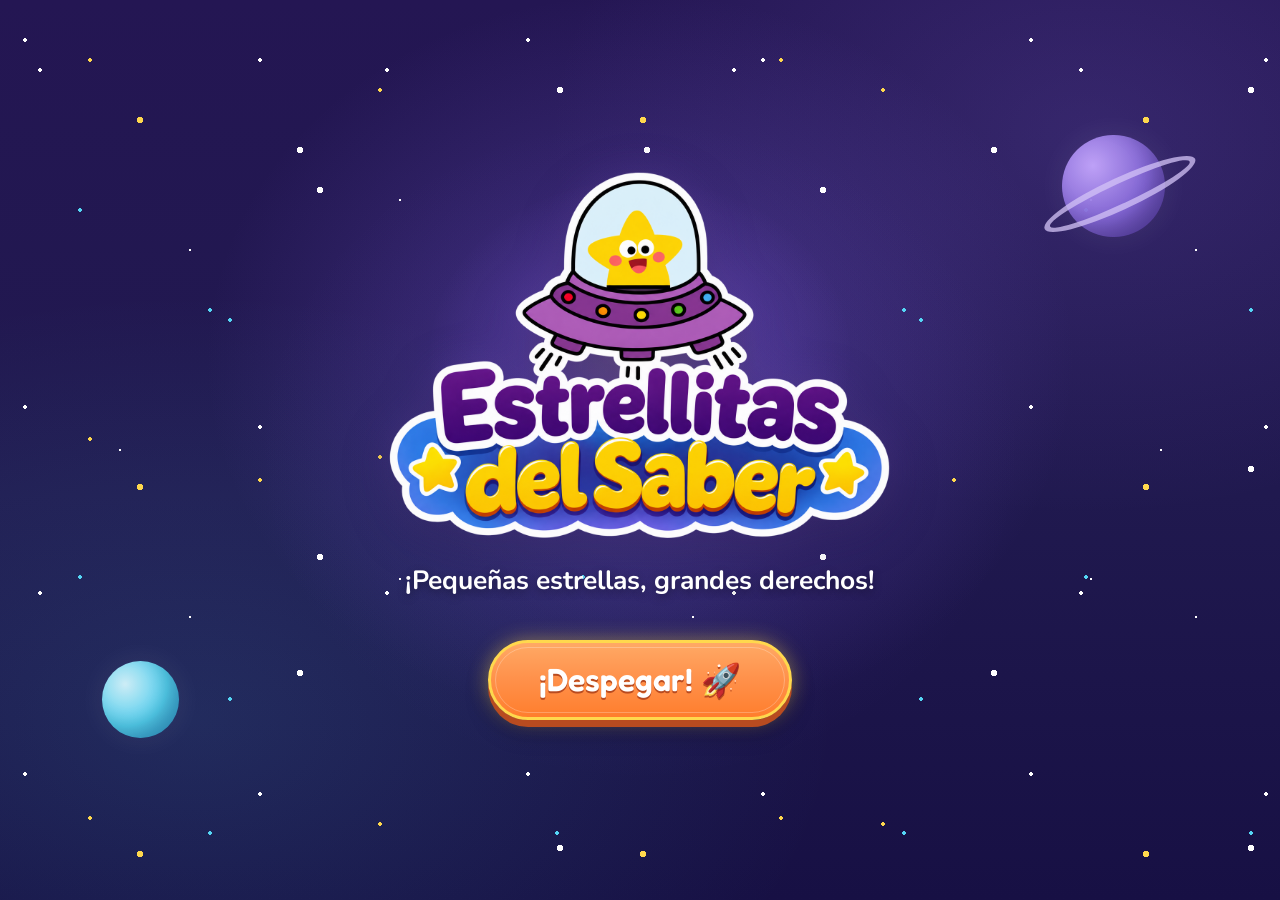
<file: index.html>
<!DOCTYPE html>
<html lang="es">

<head>
  <meta charset="UTF-8">
  <meta name="viewport" content="width=device-width, initial-scale=1.0">

  <title>Estrellitas del Saber</title>
  <link rel="icon" type="image/png" href="./img/personajes/starly/starly2.webp">


  <!-- Estilos -->
  <link rel="stylesheet" href="./styles/global.css">
  <link rel="stylesheet" href="./styles/index.css">
</head>

<body>

  <main class="inicio">

    <!-- Fondo espacial -->
    <div class="inicio-estrellas" aria-hidden="true"></div>
    <!-- Planetas decorativos -->
    <div class="inicio-planetas" aria-hidden="true">
      <div class="inicio-planeta planeta-morado"></div>
      <div class="inicio-planeta planeta-celeste"></div>
    </div>

    <!-- Estrellas fugaces -->
    <div class="inicio-fugaces" aria-hidden="true">
      <span class="estrella-fugaz"></span>
      <span class="estrella-fugaz"></span>
      <span class="estrella-fugaz"></span>
    </div>

    <!-- Contenido principal -->
    <section class="inicio-contenido">

      <!-- Personaje Starly -->
      <div class="inicio-personaje">
        <img src="./img/personajes/otros/logostarly.png" alt="Starly en su nave espacial" class="inicio-starly">
      </div>

      <!-- Descripción -->
      <p class="inicio-descripcion">
        ¡Pequeñas estrellas, grandes derechos!
      </p>


      <!-- Botón de inicio -->
      <div class="inicio-acciones">

        <button type="button" id="btn-despegar" class="inicio-boton-jugar">
          ¡Despegar! 🚀
        </button>

      </div>


    </section>

  </main>

  <!-- JavaScript -->
  <script src="./js/main.js" defer></script>

</body>

</html>
</file>
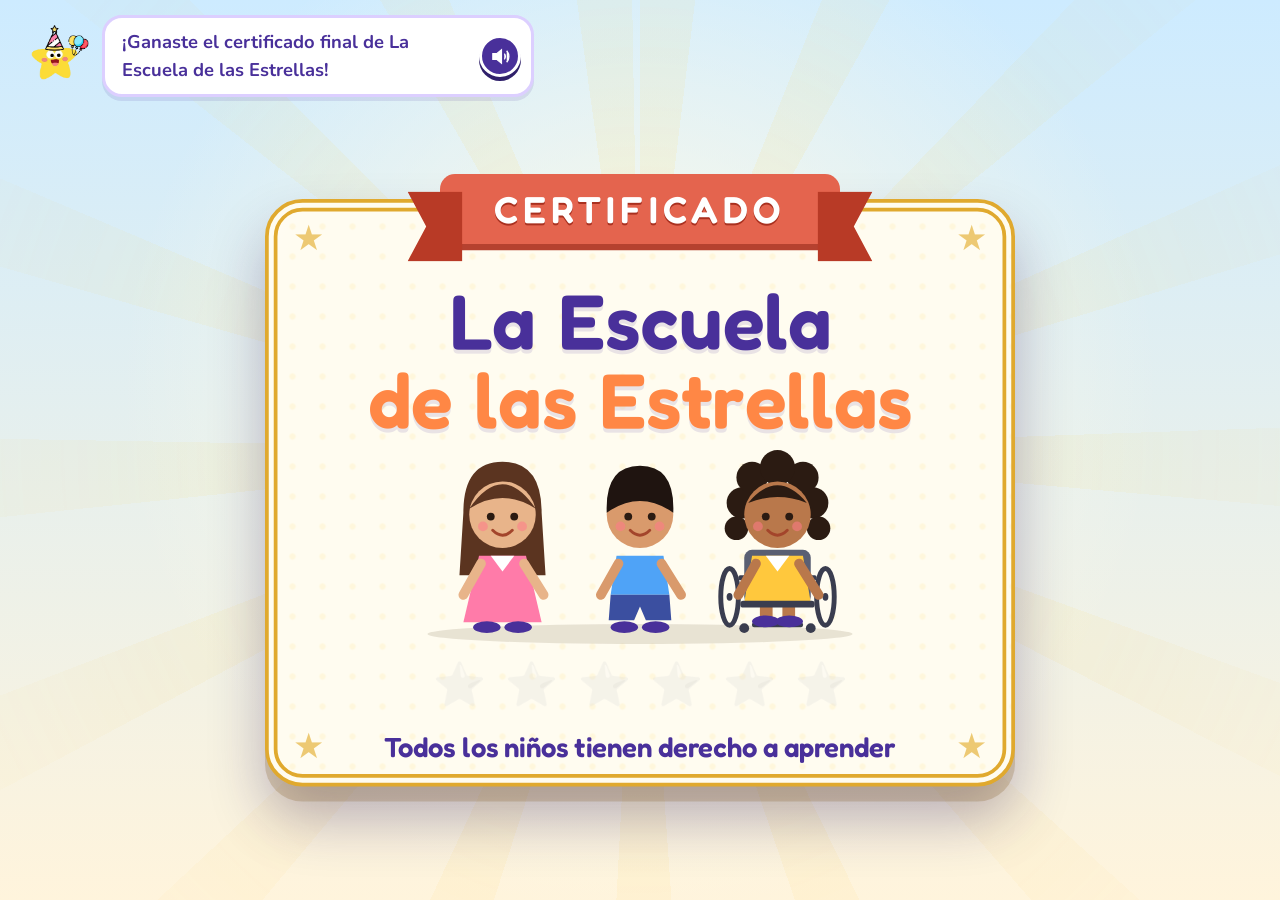
<file: pages/certificado.html>
<!DOCTYPE html>
<html lang="es">
<head>
    <meta charset="UTF-8">
    <meta name="viewport" content="width=device-width, initial-scale=1.0">
    <title>Certificado | Estrellitas del Saber</title>
    <link rel="stylesheet" href="../styles/global.css">
    <link rel="stylesheet" href="../styles/certificado.css">
    <script src="../js/certificado.js" defer></script>
</head>
<body class="cer-pagina">
    <main class="cer-escena" id="cer-escena">

        <!-- Fondo: de día para el certificado, de noche para el viaje -->
        <div class="cer-cielo"></div>
        <div class="cer-rayos" id="cer-rayos"></div>
        <div class="cer-noche"></div>
        <div class="cer-globos" id="cer-globos"></div>
        <div class="cer-estrellas" id="cer-estrellas"></div>
        <span class="cer-planeta p1"></span>
        <span class="cer-planeta p2"></span>

        <!-- Starly -->
        <div class="cer-guia" id="cer-guia">
            <img
                src="../img/personajes/starly/starly_globos.webp"
                alt="Starly"
                class="cer-starly"
                id="cer-starly"
            >

            <div class="cer-dialogo">
                <p id="cer-mensaje" aria-live="polite">¡Ganaste el certificado final!</p>

                <button type="button" id="cer-audio" class="cer-audio" aria-label="Escuchar a Starly">
                    <svg viewBox="0 0 24 24" aria-hidden="true">
                        <path d="M4 9v6h4l5 4V5L8 9H4z"></path>
                        <path d="M16 9a5 5 0 0 1 0 6M18.5 6a9 9 0 0 1 0 12"></path>
                    </svg>
                </button>
            </div>
        </div>

        <!-- El certificado -->
        <div class="cer-zona" id="cer-zona">
            <div class="cer-caja" id="cer-caja">
                <div class="cer-escala">
                    <section class="cer-diploma" id="cer-diploma" aria-label="Certificado Estrellitas del Saber">
                        <div class="cer-marco">
                            <span class="cer-esquina e1">★</span>
                            <span class="cer-esquina e2">★</span>
                            <span class="cer-esquina e3">★</span>
                            <span class="cer-esquina e4">★</span>

                            <div class="cer-cinta"><span>CERTIFICADO</span></div>

                            <h1 class="cer-titulo" id="cer-titulo" aria-label="Estrellitas del Saber"></h1>

                            <div class="cer-ninos" id="cer-ninos"></div>

                            <ol class="cer-sellos" id="cer-sellos" aria-label="Misiones completadas">
                                <li>⭐</li>
                                <li>⭐</li>
                                <li>⭐</li>
                                <li>⭐</li>
                                <li>⭐</li>
                                <li>⭐</li>
                            </ol>

                            <p class="cer-lema">Todos los niños tienen derecho a aprender</p>

                            <button type="button" class="cer-medalla" id="cer-medalla" aria-label="Medalla de estrella">
                                <span class="cer-cintas"><i></i><i></i></span>
                                <span class="cer-disco"><b>⭐</b></span>
                            </button>

                            <span class="cer-brillo" aria-hidden="true"></span>
                        </div>
                    </section>
                </div>
            </div>
        </div>

        <!-- El cohete de Starly -->
        <div class="cer-nave-pos" id="cer-nave-pos" hidden>
            <div class="cer-nave" id="cer-nave">
                <img
                    src="../img/personajes/starly/starlycohete.webp"
                    alt="Starly en su cohete"
                    class="cer-cohete"
                    id="cer-cohete"
                    loading="eager"
                    decoding="async"
                >
                <span class="cer-cohete-respaldo" id="cer-cohete-respaldo" hidden aria-hidden="true">🚀</span>
            </div>
        </div>

        <div class="cer-lineas" id="cer-lineas"></div>

        <div class="cer-fugaz" id="cer-fugaz" hidden>
            <span class="cer-cola" id="cer-cola"></span>
            <span class="cer-cabeza">★</span>
        </div>

        <p class="cer-despedida" id="cer-despedida" hidden aria-label="¡Hasta pronto!"></p>

        <!-- Botones finales -->
        <nav class="cer-botones" id="cer-botones" hidden>
            <a href="../index.html" class="cer-boton cer-inicio"><span aria-hidden="true">🏠</span>Inicio</a>
            <a href="mapa.html" class="cer-boton cer-mapa"><span aria-hidden="true">🗺️</span>Mapa</a>
        </nav>

        <div class="cer-efectos" id="cer-efectos"></div>
    </main>
</body>
</html>
</file>
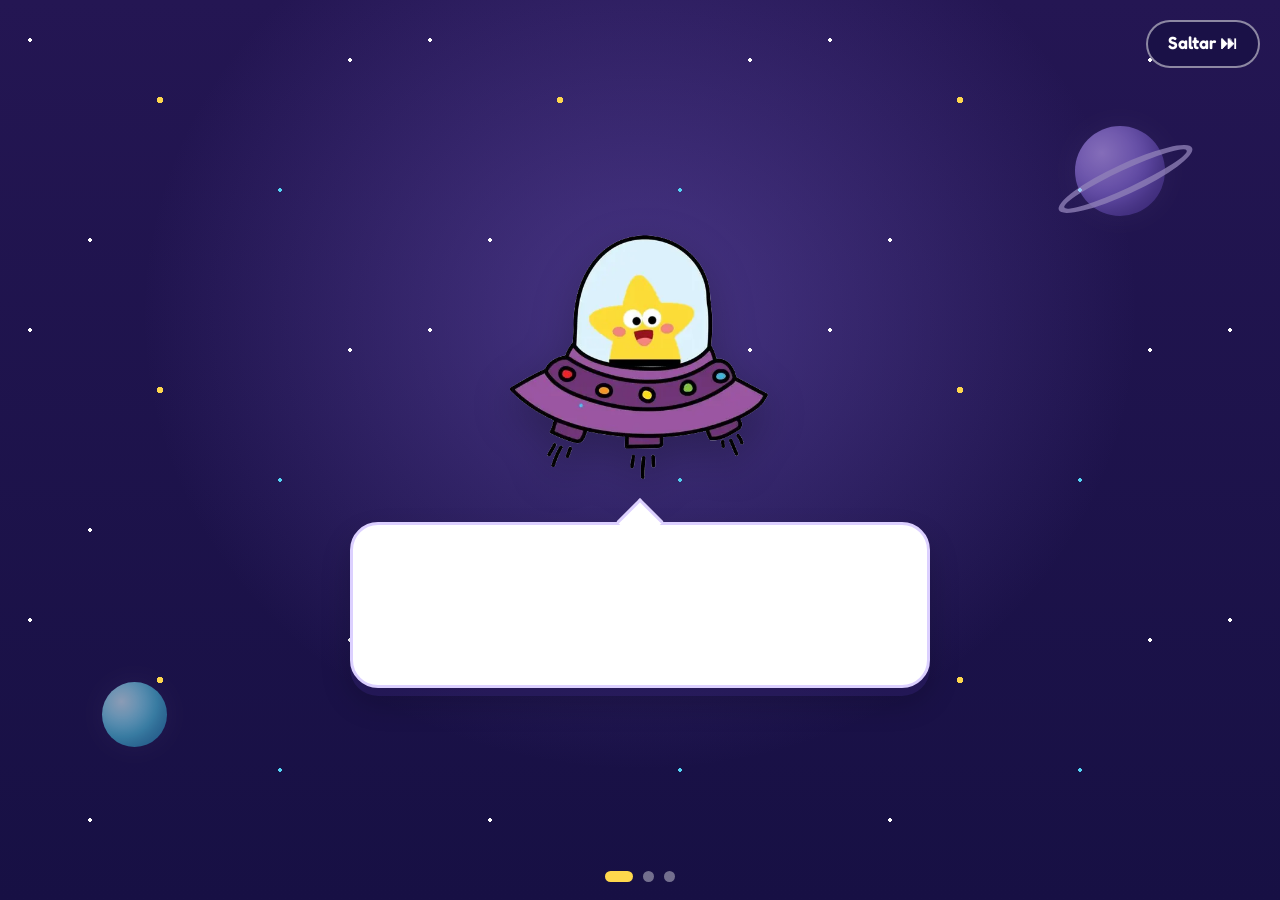
<file: pages/historia.html>
<!DOCTYPE html>
<html lang="es">

<head>
    <meta charset="UTF-8">
    <meta name="viewport" content="width=device-width, initial-scale=1.0">

    <title>Estrellitas del Saber</title>
    <link rel="icon" type="image/png" href="../img/personajes/starly/starly2.webp">

    <!-- Estilos -->
    <link rel="stylesheet" href="../styles/global.css">
    <link rel="stylesheet" href="../styles/historia.css">
</head>

<body>

    <main class="historia">

        <!-- Fondo espacial -->
        <div class="historia-estrellas" aria-hidden="true"></div>

        <!-- Planetas decorativos -->
        <div class="historia-decoracion" aria-hidden="true">
            <div class="planeta-decorativo planeta-morado"></div>
            <div class="planeta-decorativo planeta-celeste"></div>
        </div>

        <!-- Estrellas fugaces -->
        <div class="historia-fugaces" aria-hidden="true">
            <span class="fugaz"></span>
            <span class="fugaz"></span>
            <span class="fugaz"></span>
        </div>

        <!-- Escena 1: Bienvenida -->
        <section class="escena escena-activa" id="escena-1" aria-label="Bienvenida de Starly">

            <div class="escena-contenido escena-bienvenida">

                <div class="zona-bienvenida">

                    <img src="../img/personajes/starly/starlycohete.webp" alt="Starly llegando en su nave espacial"
                        class="starly-nave starly-bienvenida">

                </div>

                <div class="historia-dialogo burbuja-dialogo">

                    <h1>¡Hola, tripulante!</h1>

                    <p>
                        Soy Starly. ¡Qué alegría que estés aquí!
                    </p>

                </div>

            </div>

        </section>


        <!-- Escena 2: Viaje a la Tierra -->
        <section class="escena" id="escena-2" aria-label="Viaje hacia la Tierra" aria-hidden="true">

            <div class="escena-contenido escena-viaje">

                <div class="zona-viaje">

                    <img src="../img/personajes/otros/tierran1.webp" alt="Planeta Tierra sonriente"
                        class="planeta-tierra">

                    <img src="../img/personajes/starly/starlycohete.webp" alt="Starly viajando hacia la Tierra"
                        class="starly-nave starly-viajando">

                </div>

                <div class="historia-dialogo burbuja-dialogo">

                    <h2>¡Mira, la Tierra!</h2>

                    <p>
                        ¡Allí descubriremos tus derechos!
                    </p>

                </div>

            </div>

        </section>


        <!-- Escena 3: Aterrizaje -->
        <section class="escena" id="escena-3" aria-label="Aterrizaje y comienzo de la exploración" aria-hidden="true">

            <div class="escena-contenido escena-aterrizaje">

                <!-- Suelo -->
                <div class="suelo" aria-hidden="true"></div>

                <!-- Aterrizaje -->
                <div class="zona-aterrizaje">

                    <img src="../img/personajes/starly/starlycohete.webp" alt="Starly aterrizando en la Tierra"
                        class="starly-nave starly-aterrizando">

                    <!-- Nube de polvo -->
                    <div class="polvo" aria-hidden="true">
                        <span></span>
                        <span></span>
                        <span></span>
                        <span></span>
                        <span></span>
                        <span></span>
                    </div>

                    <!-- Starly explorador -->
                    <img src="../img/personajes/starly/starly_explorador.webp"
                        alt="Starly con su sombrero de explorador" class="starly-explorador">

                </div>

                <!-- Diálogo final -->
                <div class="historia-dialogo burbuja-dialogo dialogo-final">

                    <h2>¡Llegamos, tripulante!</h2>

                    <p>
                        ¡Vamos a descubrir nuestros derechos!
                    </p>

                    <button type="button" class="boton-explorar" id="btn-explorar" disabled>
                        ¡Vamos! 🚀
                    </button>

                </div>

            </div>

        </section>


        <!-- Controles -->
        <div class="historia-controles">

            <button type="button" class="boton-saltar" id="btn-saltar">
                Saltar ⏭
            </button>

        </div>


        <!-- Progreso -->
        <div class="historia-progreso" aria-label="Progreso de la historia">
            <span class="punto punto-activo"></span>
            <span class="punto"></span>
            <span class="punto"></span>
        </div>


        <!-- Polvo de transición hacia el mapa -->
        <div class="transicion-polvo" id="transicion-polvo" aria-hidden="true">
            <span></span>
            <span></span>
            <span></span>
            <span></span>
            <span></span>
            <span></span>
        </div>


    </main>

    <!-- JavaScript -->
    <script src="../js/historia.js" defer></script>

</body>

</html>
</file>
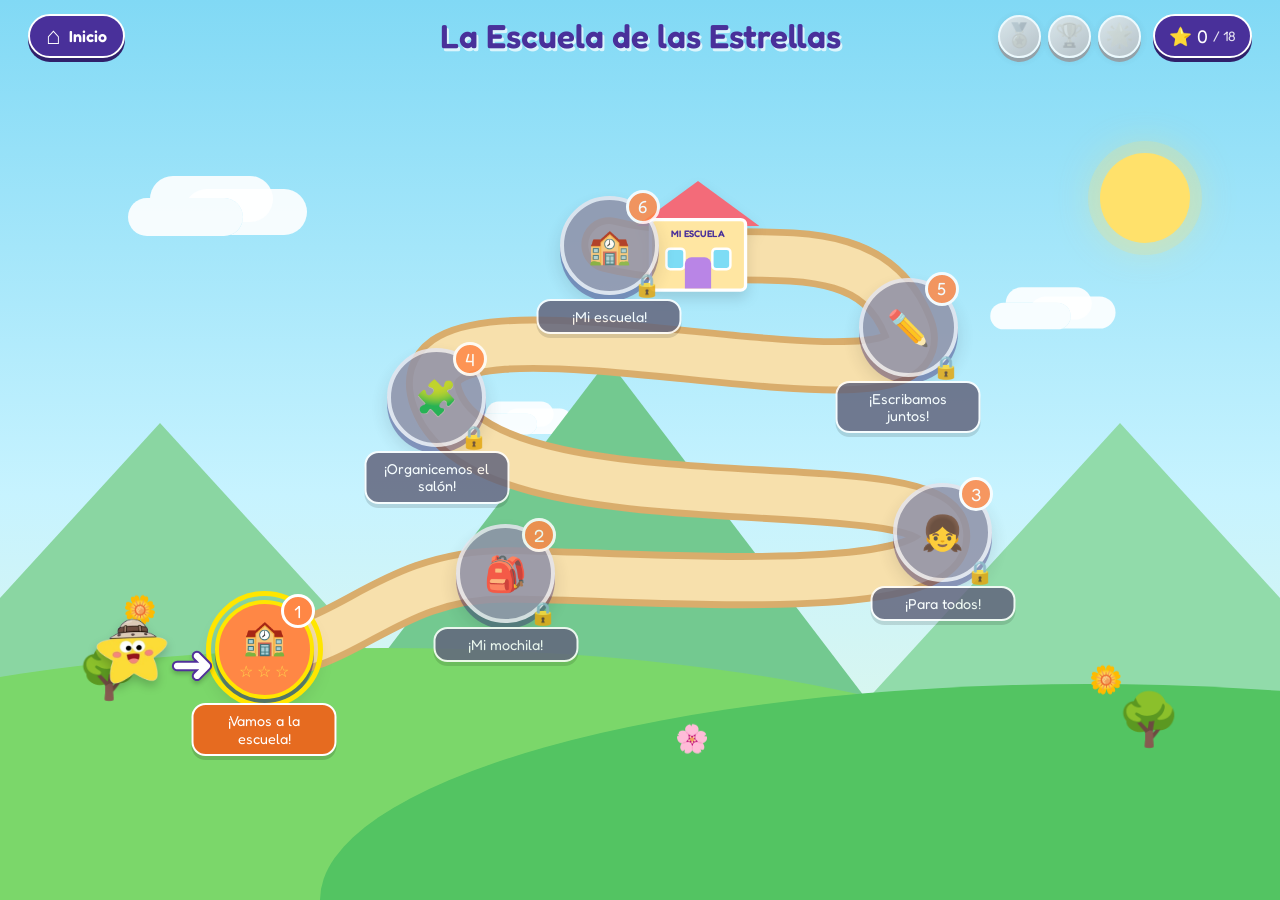
<file: pages/mapa.html>
<!DOCTYPE html>
<html lang="es">

<head>
    <meta charset="UTF-8">
    <meta name="viewport" content="width=device-width, initial-scale=1.0">
    <meta name="theme-color" content="#87DDF5">

    <title>Estrellitas del Saber | Misiones</title>
    <link rel="icon" type="image/png" href="../img/personajes/starly/starly2.webp">

    <script>
        try {
            if (sessionStorage.getItem("estrellitas_transicion_mapa") === "1") {
                document.documentElement.classList.add("entrada-polvo");
            }
        } catch (error) {
            // La entrada continúa normalmente.
        }
    </script>

    <link rel="stylesheet" href="../styles/global.css">
    <link rel="stylesheet" href="../styles/mapa.css">

    <script src="../js/mapa.js" defer></script>
</head>

<body>
    <!-- AVISO DE ORIENTACIÓN MÓVIL -->
    <div class="aviso-horizontal">
        <div class="aviso-horizontal-contenido">
            <img src="../img/personajes/starly/starly_explorador.webp" alt="Starly" class="aviso-horizontal-starly">

            <div class="aviso-horizontal-telefono">📱</div>

            <h2>¡Gira tu teléfono!</h2>
        </div>
    </div>
    <main class="mapa">

        <!-- ENCABEZADO -->
        <header class="mapa-encabezado">

            <a href="../index.html" class="boton-regresar" aria-label="Regresar al inicio">
                <span aria-hidden="true">⌂</span>
                <span>Inicio</span>
            </a>

            <div class="mapa-titulo">
                <h1>La Escuela de las Estrellas</h1>
            </div>

            <div class="mapa-controles">


                <!-- MEDALLAS -->
                <div class="mapa-medallas" aria-label="Reconocimientos conseguidos">
                    <button class="mapa-medalla" type="button" data-premio="1" aria-label="Pequeño Explorador bloqueado"
                        disabled>🏅</button>
                    <button class="mapa-medalla" type="button" data-premio="2" aria-label="Guardián del Saber bloqueado"
                        disabled>🏆</button>
                    <button class="mapa-medalla" type="button" data-premio="3" aria-label="Estrella del Saber bloqueada"
                        disabled>🌟</button>
                </div>


                <div class="contador-estrellas" aria-label="Estrellas conseguidas">
                    <span aria-hidden="true">⭐</span>
                    <span id="total-estrellas">0</span>
                    <span class="contador-maximo">/ 18</span>
                </div>

                <button class="boton-configuracion" id="btn-configuracion" type="button"
                    aria-label="Abrir configuración" aria-haspopup="dialog" aria-controls="modal-configuracion">
                    <svg viewBox="0 0 24 24" aria-hidden="true">
                        <path
                            d="M19.4 15a1.7 1.7 0 0 0 .34 1.88l.06.06-1.86 1.86-.06-.06A1.7 1.7 0 0 0 16 18.4a1.7 1.7 0 0 0-1 .4 1.7 1.7 0 0 0-1 .4l-.06.06-1.86-1.86.06-.06A1.7 1.7 0 0 0 11 5.6a1.7 1.7 0 0 0 .6-1.3V3h2.8v1.3A1.7 1.7 0 0 0 16 5.6a1.7 1.7 0 0 0 1-.4l.06-.06 1.86 1.86-.06.06A1.7 1.7 0 0 0 18.4 9a1.7 1.7 0 0 0 1.7 1.6h.9v2.8h-.9A1.7 1.7 0 0 0 19.4 15Z"
                            fill="none" stroke="currentColor" stroke-width="1.8" stroke-linejoin="round" />
                        <circle cx="13" cy="12" r="3" fill="none" stroke="currentColor" stroke-width="1.8" />
                    </svg>
                </button>

            </div>
        </header>

        <!-- PAISAJE -->
        <div class="mapa-paisaje" aria-hidden="true">
            <div class="sol"></div>

            <div class="nube nube-1"></div>
            <div class="nube nube-2"></div>
            <div class="nube nube-3"></div>

            <div class="montana montana-1"></div>
            <div class="montana montana-2"></div>
            <div class="montana montana-3"></div>

            <div class="colina colina-1"></div>
            <div class="colina colina-2"></div>
        </div>

        <!-- MAPA DE MISIONES -->
        <div class="mapa-desplazamiento" id="mapa-desplazamiento">

            <section class="mapa-aventura" id="mapa-aventura" aria-label="Mapa de misiones">

                <!-- ESCUELA -->
                <div class="escuela" aria-hidden="true">
                    <div class="escuela-techo"></div>

                    <div class="escuela-edificio">
                        <div class="escuela-letrero">MI ESCUELA</div>

                        <div class="escuela-ventanas">
                            <span></span>
                            <span></span>
                        </div>

                        <div class="escuela-puerta"></div>
                    </div>
                </div>

                <!-- CAMINO -->
                <svg class="camino-misiones" viewBox="0 0 1000 510" preserveAspectRatio="none" aria-hidden="true">
                    <path class="camino-borde" d="M 173 398
                           C 245 398, 280 332, 383 332
                           S 770 357, 763 296
                           S 365 297, 323 179
                           S 770 212, 733 117
                           S 580 72, 473 45" />

                    <path class="camino-centro" d="M 173 398
                           C 245 398, 280 332, 383 332
                           S 770 357, 763 296
                           S 365 297, 323 179
                           S 770 212, 733 117
                           S 580 72, 473 45" />
                </svg>

                <!-- MISIÓN 1 -->
                <button class="mision mision-1 mision-disponible" type="button" data-mision="1" aria-label="Misión 1">
                    <span class="mision-icono" aria-hidden="true"></span>
                    <span class="mision-numero">1</span>
                    <span class="mision-etiqueta"></span>
                    <span class="mision-estrellas" aria-hidden="true">☆ ☆ ☆</span>
                    <span class="mision-candado" aria-hidden="true" hidden>🔒</span>
                </button>

                <!-- MISIÓN 2 -->
                <button class="mision mision-2 mision-bloqueada" type="button" data-mision="2" disabled
                    aria-label="Misión 2 bloqueada">
                    <span class="mision-icono" aria-hidden="true"></span>
                    <span class="mision-numero">2</span>
                    <span class="mision-etiqueta"></span>
                    <span class="mision-estrellas" aria-hidden="true">☆ ☆ ☆</span>
                    <span class="mision-candado" aria-hidden="true">🔒</span>
                </button>

                <!-- MISIÓN 3 -->
                <button class="mision mision-3 mision-bloqueada" type="button" data-mision="3" disabled
                    aria-label="Misión 3 bloqueada">
                    <span class="mision-icono" aria-hidden="true"></span>
                    <span class="mision-numero">3</span>
                    <span class="mision-etiqueta"></span>
                    <span class="mision-estrellas" aria-hidden="true">☆ ☆ ☆</span>
                    <span class="mision-candado" aria-hidden="true">🔒</span>
                </button>

                <!-- MISIÓN 4 -->
                <button class="mision mision-4 mision-bloqueada" type="button" data-mision="4" disabled
                    aria-label="Misión 4 bloqueada">
                    <span class="mision-icono" aria-hidden="true"></span>
                    <span class="mision-numero">4</span>
                    <span class="mision-etiqueta"></span>
                    <span class="mision-estrellas" aria-hidden="true">☆ ☆ ☆</span>
                    <span class="mision-candado" aria-hidden="true">🔒</span>
                </button>

                <!-- MISIÓN 5 -->
                <button class="mision mision-5 mision-bloqueada" type="button" data-mision="5" disabled
                    aria-label="Misión 5 bloqueada">
                    <span class="mision-icono" aria-hidden="true"></span>
                    <span class="mision-numero">5</span>
                    <span class="mision-etiqueta"></span>
                    <span class="mision-estrellas" aria-hidden="true">☆ ☆ ☆</span>
                    <span class="mision-candado" aria-hidden="true">🔒</span>
                </button>

                <!-- MISIÓN 6 -->
                <button class="mision mision-6 mision-bloqueada" type="button" data-mision="6" disabled
                    aria-label="Misión 6 bloqueada">
                    <span class="mision-icono" aria-hidden="true"></span>
                    <span class="mision-numero">6</span>
                    <span class="mision-etiqueta"></span>
                    <span class="mision-estrellas" aria-hidden="true">☆ ☆ ☆</span>
                    <span class="mision-candado" aria-hidden="true">🔒</span>
                </button>

                <!-- STARLY -->
                <div class="starly-posicion" id="starly-posicion" aria-hidden="true">
                    <img src="../img/personajes/starly/starly_explorador.webp" alt="" class="starly-personaje">

                    <span class="starly-flecha">➜</span>
                </div>

                <!-- DECORACIONES -->
                <div class="decoracion-suelo" aria-hidden="true">
                    <span class="flor flor-1">🌼</span>
                    <span class="flor flor-2">🌸</span>
                    <span class="flor flor-3">🌼</span>

                    <span class="arbol arbol-1">🌳</span>
                    <span class="arbol arbol-2">🌳</span>
                </div>

            </section>
        </div>

        <!-- CONFIGURACIÓN -->
        <div class="modal-fondo" id="modal-configuracion" hidden>

            <section class="modal-contenido modal-configuracion" role="dialog" aria-modal="true"
                aria-labelledby="configuracion-titulo" tabindex="-1">

                <button class="modal-cerrar" id="configuracion-cerrar" type="button"
                    aria-label="Cerrar configuración">×</button>

                <div class="configuracion-icono" aria-hidden="true">⚙️</div>

                <h2 id="configuracion-titulo">Configuración</h2>

                <p class="configuracion-subtitulo">
                    Ajusta los sonidos de tu aventura.
                </p>

                <div class="configuracion-opciones">

                    <label class="configuracion-opcion">
                        <span class="opcion-nombre">
                            <span aria-hidden="true">🎵</span>
                            Música
                        </span>

                        <input type="checkbox" id="config-musica" checked>
                        <span class="interruptor" aria-hidden="true"></span>
                    </label>

                    <label class="configuracion-opcion">
                        <span class="opcion-nombre">
                            <span aria-hidden="true">✨</span>
                            Efectos
                        </span>

                        <input type="checkbox" id="config-efectos" checked>
                        <span class="interruptor" aria-hidden="true"></span>
                    </label>

                    <label class="configuracion-opcion">
                        <span class="opcion-nombre">
                            <span aria-hidden="true">🔊</span>
                            Voz de Starly
                        </span>

                        <input type="checkbox" id="config-voz" checked>
                        <span class="interruptor" aria-hidden="true"></span>
                    </label>

                </div>

                <button class="boton-comenzar" id="configuracion-listo" type="button">
                    ¡Listo! ⭐
                </button>

            </section>
        </div>

        <!-- RECONOCIMIENTO -->
        <div class="modal-fondo" id="modal-premio" hidden>
            <section class="modal-contenido premio-contenido" role="dialog" aria-modal="true"
                aria-labelledby="premio-titulo" tabindex="-1">
                <div class="premio-decoraciones" aria-hidden="true">
                    <span>⭐</span>
                    <span>✨</span>
                    <span>⭐</span>
                    <span>✨</span>
                    <span>⭐</span>
                    <span>✨</span>
                </div>


                <h2 class="premio-felicitacion">¡GANASTE UNA MEDALLA!</h2>


                <div class="premio-personajes">
                    <span id="premio-medalla" class="premio-medalla-grande" aria-hidden="true">🏅</span>
                    <img src="../img/personajes/starly/starly_corona.webp" alt="Starly celebrando con su corona"
                        class="premio-starly">


                </div>

                <h3 id="premio-titulo" class="premio-nombre"></h3>

                <p id="premio-descripcion" class="premio-descripcion" hidden></p>

                <button class="boton-comenzar premio-boton" id="premio-continuar" type="button">
                    ¡CONTINUAR!
                </button>
            </section>
        </div>


        <!-- TRANSICIÓN -->
        <div class="transicion-polvo" id="transicion-polvo" aria-hidden="true">
            <span></span>
            <span></span>
            <span></span>
            <span></span>
            <span></span>
            <span></span>
        </div>

    </main>
</body>

</html>
</file>
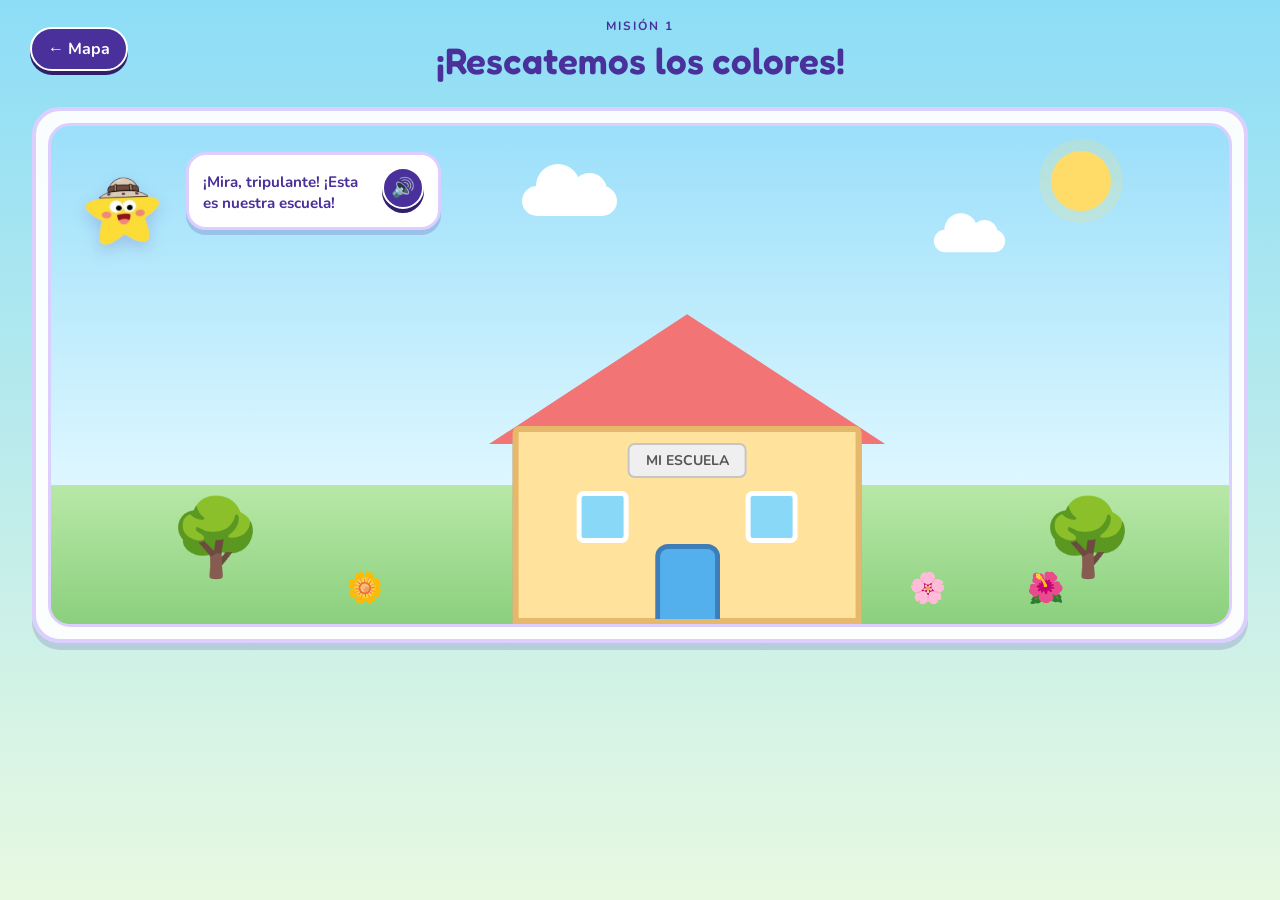
<file: pages/juegos/mision-1.html>
<!DOCTYPE html>
<html lang="es">

<head>
    <meta charset="UTF-8">
    <meta name="viewport" content="width=device-width, initial-scale=1.0">

    <title>Misión 1 | Estrellitas del Saber</title>
    <link rel="icon" type="image/png" href="../../img/personajes/starly/starly2.webp">

    <link rel="stylesheet" href="../../styles/global.css">
    <link rel="stylesheet" href="../../styles/celebracion.css">
    <link rel="stylesheet" href="../../styles/juegos/mision-1.css">

    <script src="../../js/celebracion.js" defer></script>
    <script src="../../js/juegos/mision-1.js" defer></script>
</head>

<body>
    <main class="juego">

        <!-- ENCABEZADO -->
        <header class="juego-encabezado">
            <a href="../mapa.html" class="boton-volver">← Mapa</a>

            <div class="juego-titulo">
                <span>MISIÓN 1</span>
                <h1>¡Rescatemos los colores!</h1>
            </div>

            <div class="contador" id="contador" aria-live="polite" hidden>
                <span aria-hidden="true">⭐</span>
                <span id="contador-estrellas">0</span>/3
            </div>
        </header>

        <!-- JUEGO -->
        <section class="zona-juego historia-activa" id="zona-juego">

            <!-- ESCENARIO -->
            <div class="escenario" id="escenario">

                <div class="paisaje" id="paisaje">
                    <div class="cielo"></div>
                    <div class="sol"></div>

                    <div class="nube nube-1"></div>
                    <div class="nube nube-2"></div>

                    <div class="suelo"></div>

                    <!-- ESCUELA -->
                    <div class="escuela techo-pintado paredes-pintadas puerta-pintada" id="escuela">
                        <div class="techo"></div>

                        <div class="edificio">
                            <div class="letrero">MI ESCUELA</div>

                            <div class="ventanas">
                                <div class="ventana"></div>
                                <div class="ventana"></div>
                            </div>

                            <div class="puerta"></div>
                        </div>
                    </div>

                    <div class="camino"></div>

                    <!-- NATURALEZA -->
                    <div class="naturaleza">
                        <div class="arbol arbol-izquierdo">🌳</div>
                        <div class="arbol arbol-derecho">🌳</div>

                        <div class="flor flor-1">🌼</div>
                        <div class="flor flor-2">🌸</div>
                        <div class="flor flor-3">🌺</div>
                    </div>
                </div>

                <!-- DON GRIS -->
                <div class="villano" id="villano" aria-hidden="true">
                    <img
                        src="../../img/personajes/otros/don-gris.png"
                        alt=""
                        class="villano-imagen"
                    >
                </div>

                <!-- EFECTO DE ROBO -->
                <div class="efecto-robo" id="efecto-robo" aria-hidden="true">
                    <span>★</span>
                    <span>●</span>
                    <span>▲</span>
                    <span>◆</span>
                    <span>♥</span>
                </div>

                <!-- STARLY -->
                <div class="guia-starly" id="guia-starly">
                    <img
                        src="../../img/personajes/starly/starly_explorador.webp"
                        alt="Starly, guía del juego"
                        class="starly"
                        id="starly"
                    >

                    <div class="mensaje-starly" id="mensaje-starly">
                        <div class="mensaje-encabezado">
                            <p id="mensaje-texto" aria-live="polite" aria-atomic="true">
                                ¡Mira, tripulante! ¡Esta es nuestra escuela!
                            </p>

                            <button
                                type="button"
                                class="boton-audio"
                                id="btn-audio"
                                aria-label="Escuchar a Starly"
                                title="Escuchar a Starly"
                            >
                                <span aria-hidden="true">🔊</span>
                            </button>
                        </div>

                        <!-- GOTA SOLICITADA -->
                        <div class="mensaje-muestra" id="mensaje-muestra" hidden>

                            <span class="muestra-gota" id="mensaje-gota">
                                <span class="gota">
                                    <span class="simbolo-color" id="simbolo-muestra"></span>
                                </span>
                            </span>
                        </div>
                    </div>
                </div>

                <!-- DESTELLOS -->
                <div class="destellos" id="destellos" aria-hidden="true"></div>
            </div>

            <!-- CONTROLES -->
            <div class="controles-juego" id="controles-juego" hidden>
                <div class="colores" id="colores" role="group" aria-label="Colores mágicos">

                    <button type="button" class="color-magico rojo" data-color="rojo" aria-label="Gota roja con estrella" disabled>
                        <span class="gota"><span class="simbolo-color">★</span></span>
                    </button>

                    <button type="button" class="color-magico amarillo" data-color="amarillo" aria-label="Gota amarilla con círculo" disabled>
                        <span class="gota"><span class="simbolo-color">●</span></span>
                    </button>

                    <button type="button" class="color-magico azul" data-color="azul" aria-label="Gota azul con triángulo" disabled>
                        <span class="gota"><span class="simbolo-color">▲</span></span>
                    </button>

                    <button type="button" class="color-magico verde" data-color="verde" aria-label="Gota verde con rombo" disabled>
                        <span class="gota"><span class="simbolo-color">◆</span></span>
                    </button>

                    <button type="button" class="color-magico morado" data-color="morado" aria-label="Gota morada con corazón" disabled>
                        <span class="gota"><span class="simbolo-color">♥</span></span>
                    </button>
                </div>

                <!-- ESTRELLAS -->
                <div class="progreso-estrellas" aria-label="Estrellas obtenidas">
                    <span class="estrella-progreso">☆</span>
                    <span class="estrella-progreso">☆</span>
                    <span class="estrella-progreso">☆</span>
                </div>
            </div>

        </section>
    </main>
</body>

</html>
</file>
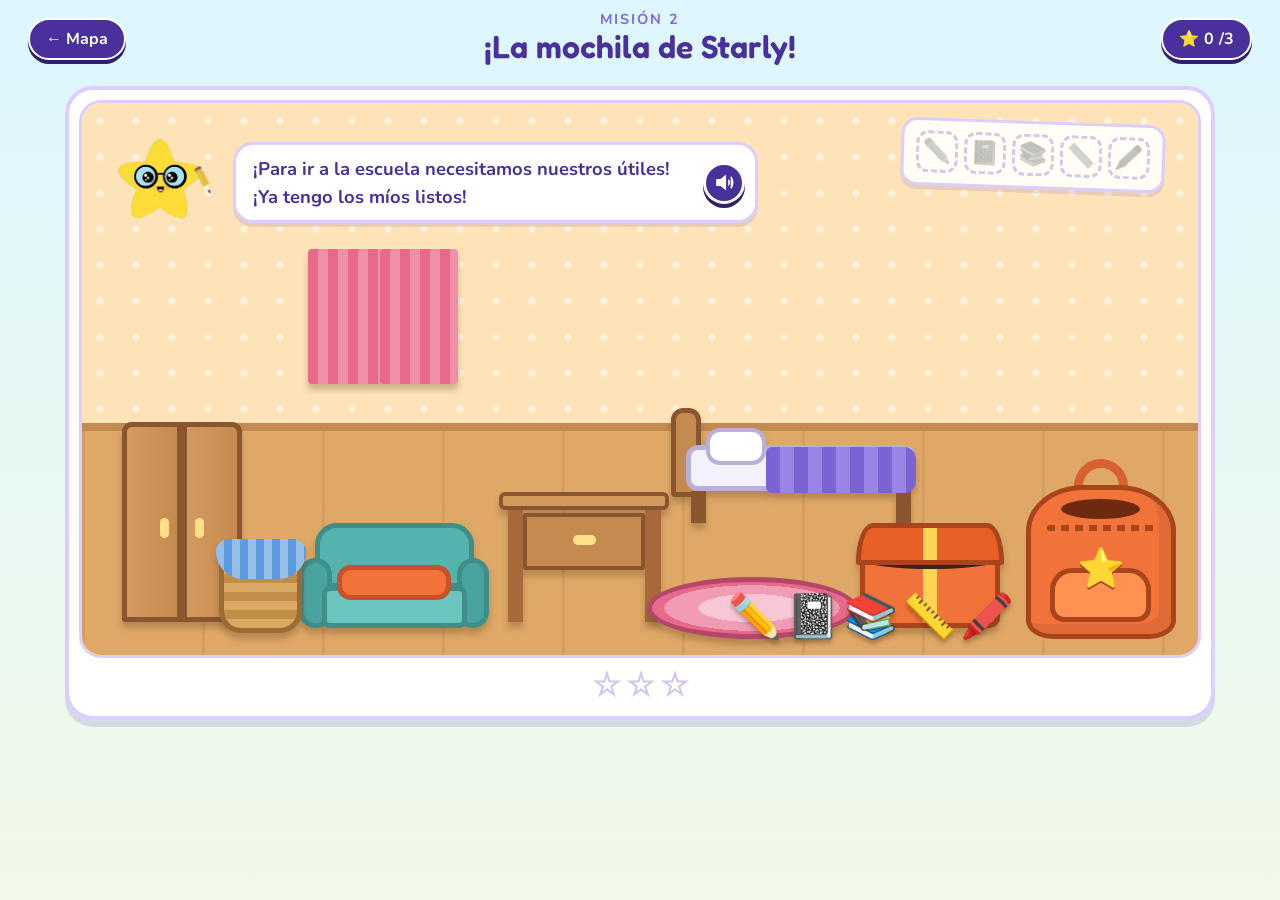
<file: pages/juegos/mision-2.html>
<!DOCTYPE html>
<html lang="es">
<head>
    <meta charset="UTF-8">
    <meta name="viewport" content="width=device-width, initial-scale=1.0">
    <title>Misión | La mochila de Starly</title>
    <link rel="icon" type="image/png" href="../../img/personajes/starly/starly2.webp">
    <link rel="stylesheet" href="../../styles/global.css">
    <link rel="stylesheet" href="../../styles/celebracion.css">
    <link rel="stylesheet" href="../../styles/juegos/mision-2.css">
    <script src="../../js/celebracion.js" defer></script>
    <script src="../../js/juegos/mision-2.js" defer></script>
</head>
<body>
    <main class="mochila-juego">
        <header class="mochila-header">
            <a href="../mapa.html" class="mochila-volver">← Mapa</a>
            <div class="mochila-titulo">
                <span class="mochila-mision">MISIÓN 2</span>
                <h1>¡La mochila de Starly!</h1>
            </div>
            <div class="mochila-contador">⭐ <span id="mochila-total">0</span>/3</div>
        </header>
        <section class="mochila-panel">
            <div class="mochila-escenario" id="mochila-escenario">
                <div class="mochila-pared"></div>
                <div class="mochila-piso"></div>
                <div class="mochila-guia">
                    <img src="../../img/personajes/starly/starly_mate.webp" alt="Starly con lentes" class="mochila-starly" id="mochila-starly">
                    <div class="mochila-dialogo">
                        <p id="mochila-mensaje" aria-live="polite">¡Ya tengo mis útiles para ir a la escuela!</p>
                        <button type="button" id="mochila-audio" class="mochila-audio" aria-label="Escuchar a Starly">
                            <svg viewBox="0 0 24 24" aria-hidden="true">
                                <path d="M4 9v6h4l5 4V5L8 9H4z"></path>
                                <path d="M16 9a5 5 0 0 1 0 6M18.5 6a9 9 0 0 1 0 12"></path>
                            </svg>
                        </button>
                    </div>
                </div>
                <div class="mochila-lista" aria-label="Lista de útiles">
                    <div class="lista-casillas" id="mochila-lista"></div>
                </div>
                <div class="mochila-cosas" id="mochila-cosas"></div>
                <div class="mochila" id="mochila">
                    <div class="mochila-asa"></div>
                    <div class="mochila-cuerpo">
                        <div class="mochila-boca" id="mochila-boca"></div>
                        <div class="mochila-bolsillo"></div>
                        <div class="mochila-cierre"></div>
                    </div>
                    <div class="mochila-solapa"></div>
                    <div class="mochila-emblema">⭐</div>
                </div>
                <div class="mochila-efectos" id="mochila-efectos"></div>
                <div class="mochila-historia" id="mochila-historia" hidden>
                    <div class="historia-utiles" id="historia-utiles"></div>
                    <div class="historia-raton" id="historia-raton">
                        <span class="raton-botin" aria-hidden="true">📚</span>
                        <span class="raton-cuerpo" aria-hidden="true">🐭</span>
                    </div>
                </div>
            </div>
            <div class="mochila-pie">
                <div class="mochila-progreso">
                    <div class="mochila-estrellas">
                        <span class="mochila-estrella">☆</span>
                        <span class="mochila-estrella">☆</span>
                        <span class="mochila-estrella">☆</span>
                    </div>
                </div>
            </div>
        </section>
    </main>
</body>
</html>
</file>
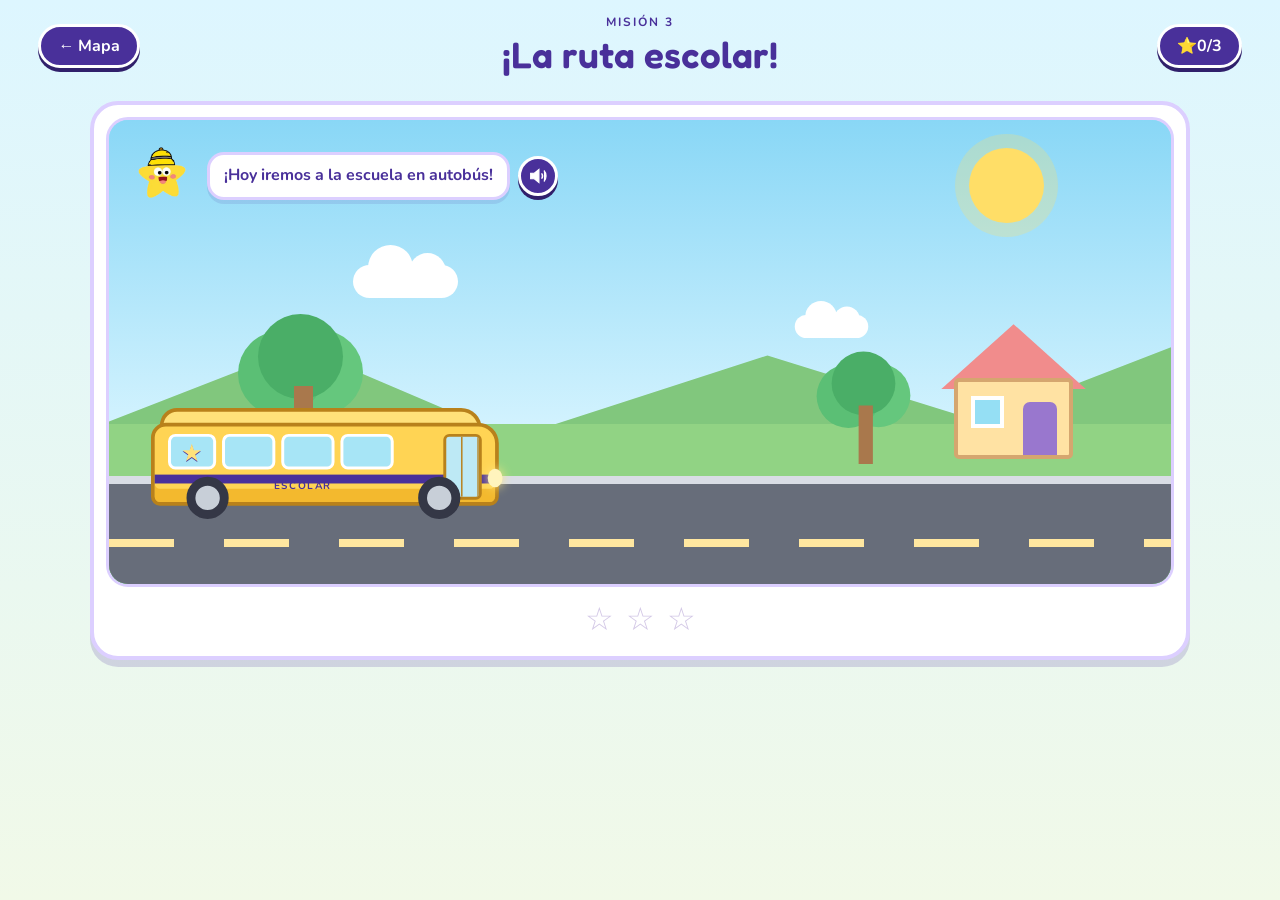
<file: pages/juegos/mision-3.html>
<!DOCTYPE html>
<html lang="es">

<head>
    <meta charset="UTF-8">
    <meta name="viewport" content="width=device-width, initial-scale=1.0">
    <title>Misión 3 | La ruta escolar</title>
    <link rel="icon" type="image/png" href="../../img/personajes/starly/starly2.webp">
    <link rel="stylesheet" href="../../styles/global.css">
    <link rel="stylesheet" href="../../styles/celebracion.css">
    <link rel="stylesheet" href="../../styles/juegos/mision-3.css">
    <script src="../../js/celebracion.js" defer></script>
    <script src="../../js/juegos/mision-3.js" defer></script>
</head>

<body>
    <main class="ruta-juego">
        <header class="ruta-header">
            <a class="ruta-volver" href="../mapa.html">← Mapa</a>
            <span class="ruta-mision-numero">MISIÓN 3</span>
            <h1>¡La ruta escolar!</h1>
            <div class="ruta-contador">
                ⭐ <span id="ruta-total">0</span>/3
            </div>
        </header>

        <section class="ruta-panel">
            <div class="ruta-escenario" id="ruta-escenario">
                <div class="ruta-cielo"></div>
                <div class="ruta-sol"></div>
                <div class="ruta-nube nube-uno"></div>
                <div class="ruta-nube nube-dos"></div>
                <div class="ruta-colinas"></div>
                <div class="ruta-cesped"></div>

                <div class="ruta-decoracion" id="ruta-decoracion">
                    <div class="ruta-arbol arbol-uno">
                        <span class="arbol-copa"></span>
                        <span class="arbol-tronco"></span>
                    </div>
                    <div class="ruta-casa casa-uno">
                        <span class="casa-techo"></span>
                        <span class="casa-cuerpo"></span>
                    </div>
                    <div class="ruta-arbol arbol-dos">
                        <span class="arbol-copa"></span>
                        <span class="arbol-tronco"></span>
                    </div>
                </div>

                <div class="ruta-guia">
                    <img class="ruta-starly" id="ruta-starly" src="../../img/personajes/starly/starly_gorro.webp"
                        alt="Starly">
                    <div class="ruta-dialogo">
                        <p id="ruta-mensaje" aria-live="polite">
                            ¡Hoy iremos a la escuela en autobús!
                        </p>
                    </div>
                    <button class="ruta-audio" id="ruta-audio" type="button" aria-label="Escuchar a Starly">
                        <svg viewBox="0 0 24 24" aria-hidden="true">
                            <path d="M4 9v6h4l5 4V5L8 9H4z"></path>
                            <path d="M16 9a5 5 0 0 1 0 6"></path>
                            <path d="M18.5 6a9 9 0 0 1 0 12"></path>
                        </svg>
                    </button>
                </div>

                <div class="ruta-recorrido" id="ruta-recorrido" hidden>
                    <svg id="ruta-svg" viewBox="0 0 700 230" preserveAspectRatio="xMidYMid meet"
                        aria-label="Camino para llegar hasta nuestro compañero">
                        <path id="ruta-camino-fondo"></path>
                        <path id="ruta-camino-guia"></path>
                        <path id="ruta-camino-hecho"></path>
                        <circle id="ruta-origen" r="24"></circle>
                        <circle id="ruta-destino" r="24"></circle>
                        <circle id="ruta-indicador" r="12"></circle>
                        <circle id="ruta-pista" r="12"></circle>
                    </svg>
                </div>


                <!-- CAMINO AUTOMÁTICO DE LA INTRODUCCIÓN -->
                <svg id="ruta-intro-camino" class="ruta-intro-camino" viewBox="0 0 1000 400" preserveAspectRatio="none"
                    aria-hidden="true">
                    <path id="ruta-intro-trazo" d="M365 285 C460 250 560 245 650 260 S770 270 820 265" fill="none"
                        stroke="#8052DC" stroke-width="12" stroke-linecap="round" stroke-linejoin="round" />
                </svg>


                <div class="ruta-escuela" id="ruta-escuela" hidden>
                    <div class="escuela-techo"></div>
                    <div class="escuela-cuerpo">
                        <span class="escuela-nombre">MI ESCUELA</span>
                        <div class="escuela-ventanas">
                            <span></span>
                            <span></span>
                        </div>
                        <div class="escuela-puerta"></div>
                    </div>
                </div>

                <div class="ruta-companero" id="ruta-companero" hidden>
                    <span class="companero-emoji" id="companero-emoji" aria-hidden="true"></span>
                    <span class="companero-nombre" id="companero-nombre">
                        Ana
                    </span>
                </div>

                <div class="ruta-carretera">
                    <div class="carretera-lineas"></div>
                </div>

                <div class="ruta-autobus" id="ruta-autobus">
                    <div class="bus-techo"></div>
                    <div class="bus-cuerpo">
                        <div class="bus-ventanas">
                            <div class="bus-ventana bus-conductor">★</div>
                            <div class="bus-ventana" id="bus-ventana-ana"></div>
                            <div class="bus-ventana" id="bus-ventana-luis"></div>
                            <div class="bus-ventana" id="bus-ventana-sol"></div>
                        </div>
                        <div class="bus-franja"></div>
                        <div class="bus-puerta" id="bus-puerta">
                            <span></span>
                            <span></span>
                        </div>
                        <div class="bus-texto">ESCOLAR</div>
                        <div class="bus-luz"></div>
                    </div>
                    <div class="bus-rueda rueda-trasera"></div>
                    <div class="bus-rueda rueda-delantera"></div>
                </div>

                <div class="ruta-efectos" id="ruta-efectos"></div>
            </div>

            <div class="ruta-pie">
                <div class="ruta-estrellas" aria-label="Estrellas obtenidas">
                    <span class="ruta-estrella">☆</span>
                    <span class="ruta-estrella">☆</span>
                    <span class="ruta-estrella">☆</span>
                </div>
            </div>
        </section>
    </main>
</body>

</html>
</file>
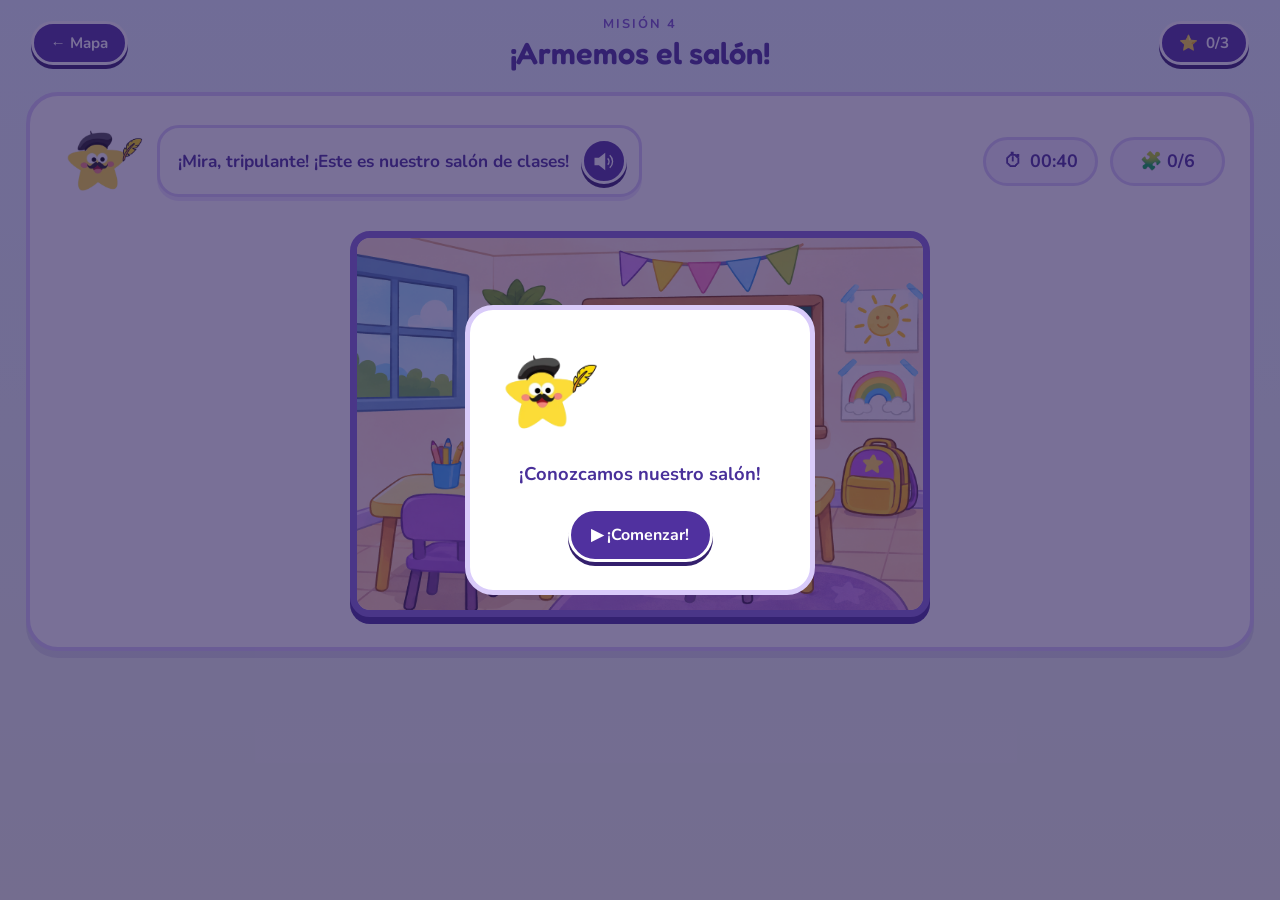
<file: pages/juegos/mision-4.html>
<!DOCTYPE html>
<html lang="es">
<head>
    <meta charset="UTF-8">
    <meta name="viewport" content="width=device-width, initial-scale=1.0">
    <title>Misión 4 | Estrellitas del Saber</title>
    <link rel="icon" type="image/png" href="../../img/personajes/starly/starly2.webp">
    <link rel="stylesheet" href="../../styles/global.css">
    <link rel="stylesheet" href="../../styles/celebracion.css">
    <link rel="stylesheet" href="../../styles/juegos/mision-4.css">
    <script src="../../js/celebracion.js" defer></script>
    <script src="../../js/juegos/mision-4.js" defer></script>
</head>
<body>
    <main class="puzzle-juego">
        <header class="puzzle-header">
            <a href="../mapa.html" class="puzzle-volver">← Mapa</a>

            <div class="puzzle-titulo">
                <span>MISIÓN 4</span>
                <h1>¡Armemos el salón!</h1>
            </div>

            <div class="puzzle-contador" aria-label="Estrellas de la misión">
                <span aria-hidden="true">⭐</span>
                <span id="contador-estrellas">0/3</span>
            </div>
        </header>

        <section class="puzzle-panel">
            <div class="puzzle-superior">
                <div class="puzzle-guia">
                    <img
                        id="starly"
                        class="puzzle-starly"
                        src="../../img/personajes/starly/starly_lenguaje.webp"
                        alt="Starly"
                    >

                    <div class="puzzle-dialogo">
                        <p id="dialogo" aria-live="polite">
                            ¡Mira nuestro salón!
                        </p>

                        <button
                            id="boton-audio"
                            class="puzzle-audio"
                            type="button"
                            aria-label="Escuchar a Starly"
                        >
                            <svg viewBox="0 0 24 24" aria-hidden="true">
                                <path d="M4 9v6h4l5 4V5L8 9H4Z"></path>
                                <path d="M16 9a4 4 0 0 1 0 6" fill="none"></path>
                                <path d="M18 6a8 8 0 0 1 0 12" fill="none"></path>
                            </svg>
                        </button>
                    </div>
                </div>

                <div class="puzzle-informacion">
                    <div id="reloj" class="puzzle-reloj" role="timer" aria-label="Tiempo restante">
                        <span aria-hidden="true">⏱</span>
                        <span id="tiempo">00:40</span>
                    </div>

                    <div id="progreso" class="puzzle-progreso" aria-live="polite">
                        🧩 0/6
                    </div>
                </div>
            </div>

            <div id="area-juego" class="puzzle-area introduccion">
                <div
                    id="piezas-izquierda"
                    class="puzzle-lateral"
                    aria-label="Piezas izquierdas"
                ></div>

                <div class="puzzle-centro">
                    <div
                        id="tablero"
                        class="puzzle-tablero"
                        aria-label="Tablero del rompecabezas"
                    >
                        <div id="guia-imagen" class="puzzle-guia-imagen"></div>
                        <div id="casillas" class="puzzle-casillas"></div>
                        <div id="salon-completo" class="puzzle-salon-completo visible"></div>
                    </div>
                </div>

                <div
                    id="piezas-derecha"
                    class="puzzle-lateral"
                    aria-label="Piezas derechas"
                ></div>
            </div>

            <div id="efectos" class="puzzle-efectos" aria-hidden="true"></div>
        </section>

        <div
            id="final"
            class="puzzle-final"
            role="dialog"
            aria-modal="true"
            aria-labelledby="titulo-final"
            hidden
        >
            <div class="puzzle-final-contenido">
                <img
                    id="starly-final"
                    src="../../img/personajes/starly/starly_explorador.webp"
                    alt="Starly"
                >

                <h2 id="titulo-final">¡Se acabó el tiempo!</h2>

                <div id="resultado-final" class="puzzle-resultado">
                    <span class="puzzle-reloj-grande">⏰</span>
                </div>

                <p id="mensaje-final">¡Intentémoslo otra vez!</p>

                <div class="puzzle-final-botones">
                    <button id="reintentar" class="puzzle-boton" type="button">
                        <span aria-hidden="true">↻</span>
                        Reintentar
                    </button>

                    <a href="../mapa.html" class="puzzle-boton puzzle-boton-secundario">
                        <span aria-hidden="true">⌂</span>
                        Mapa
                    </a>
                </div>
            </div>
        </div>
    </main>
</body>
</html>
</file>
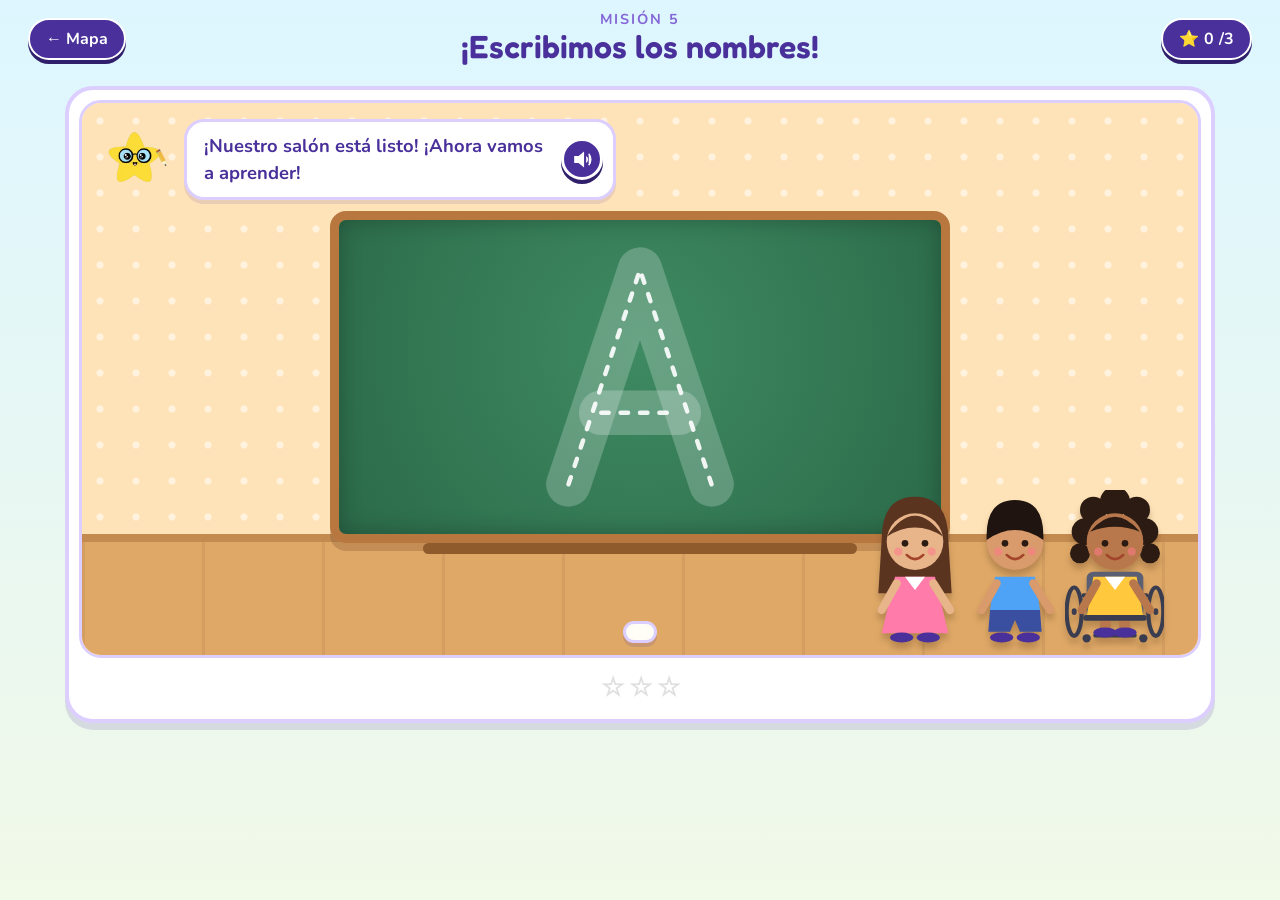
<file: pages/juegos/mision-5.html>
<!DOCTYPE html>
<html lang="es">
<head>
    <meta charset="UTF-8">
    <meta name="viewport" content="width=device-width, initial-scale=1.0">
    <title>Misión 5 | Escribimos los nombres</title>
    <link rel="icon" type="image/png" href="../../img/personajes/starly/starly2.webp">
    <link rel="stylesheet" href="../../styles/global.css">
    <link rel="stylesheet" href="../../styles/celebracion.css">
    <link rel="stylesheet" href="../../styles/juegos/mision-5.css">
    <script src="../../js/celebracion.js" defer></script>
    <script src="../../js/juegos/mision-5.js" defer></script>
</head>
<body>
    <main class="luna-juego">
        <header class="luna-header">
            <a href="../mapa.html" class="luna-volver">← Mapa</a>

            <div class="luna-titulo">
                <span class="luna-mision">MISIÓN 5</span>
                <h1>¡Escribimos los nombres!</h1>
            </div>

            <div class="luna-contador">⭐ <span id="luna-total">0</span>/3</div>
        </header>

        <section class="luna-panel">
            <div class="luna-escenario" id="luna-escenario">
                <div class="luna-pared"></div>
                <div class="luna-piso"></div>

                <div class="luna-guia">
                    <img
                        src="../../img/personajes/starly/starly_mate.webp"
                        alt="Starly"
                        class="luna-starly"
                        id="luna-starly"
                    >

                    <div class="luna-dialogo">
                        <p id="luna-mensaje" aria-live="polite">
                            ¡Llegaron los niños del autobús! ¡Es su primer día de clases!
                        </p>

                        <button
                            type="button"
                            id="luna-audio"
                            class="luna-audio"
                            aria-label="Escuchar a Starly"
                        >
                            <svg viewBox="0 0 24 24" aria-hidden="true">
                                <path d="M4 9v6h4l5 4V5L8 9H4z"></path>
                                <path d="M16 9a5 5 0 0 1 0 6M18.5 6a9 9 0 0 1 0 12"></path>
                            </svg>
                        </button>
                    </div>
                </div>

                <!-- Pizarra donde se traza la letra -->
                <div class="luna-pizarra">
                    <svg
                        id="luna-trazo"
                        class="luna-trazo"
                        viewBox="0 0 100 100"
                        tabindex="0"
                        role="img"
                        aria-label="Letra para trazar con el dedo. Con teclado, usa Enter para avanzar."
                    >
                        <g id="trazo-capa"></g>

                        <g id="trazo-punta" class="punta inicio">
                            <circle r="6.5"></circle>
                            <text class="num" text-anchor="middle" dy="2.6">1</text>
                        </g>

                        <text id="trazo-mano" class="mano" dx="-7" dy="15">👆</text>
                    </svg>
                </div>

                <!-- El nombre de Luna, letra por letra -->
                <div class="luna-nombre" id="luna-nombre" aria-label="Nombre del niño"></div>

                <!-- Los niños del autobús (los dibuja el JS) -->
                <div class="luna-alumna" id="luna-alumna" aria-hidden="true"></div>

                <div class="luna-efectos" id="luna-efectos"></div>
            </div>

            <div class="luna-pie">
                <div class="luna-progreso">
                    <div class="luna-estrellas">
                        <span class="luna-estrella">☆</span>
                        <span class="luna-estrella">☆</span>
                        <span class="luna-estrella">☆</span>
                    </div>
                </div>
            </div>
        </section>
    </main>
</body>
</html>
</file>
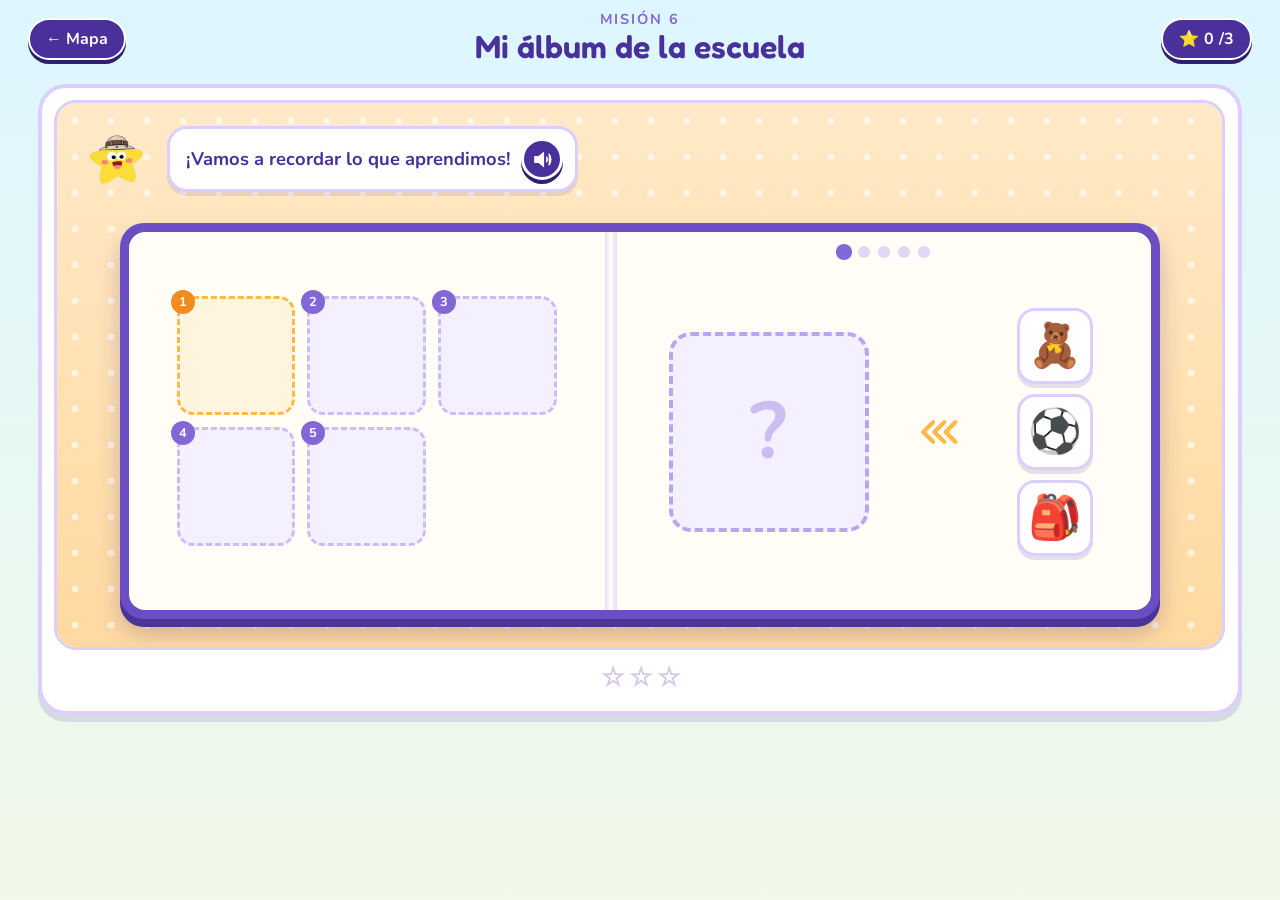
<file: pages/juegos/mision-6.html>
<!DOCTYPE html>
<html lang="es">
<head>
    <meta charset="UTF-8">
    <meta name="viewport" content="width=device-width, initial-scale=1.0">
    <title>Misión 6 | Mi álbum de la escuela</title>
    <link rel="stylesheet" href="../../styles/global.css">
    <link rel="stylesheet" href="../../styles/celebracion.css">
    <link rel="stylesheet" href="../../styles/juegos/mision-6.css">
    <script src="../../js/celebracion.js" defer></script>
    <script src="../../js/juegos/mision-6.js" defer></script>
</head>
<body>
    <main class="alb-juego">
        <header class="alb-header">
            <a href="../mapa.html" class="alb-volver">← Mapa</a>

            <div class="alb-titulo">
                <span class="alb-mision">MISIÓN 6</span>
                <h1>Mi álbum de la escuela</h1>
            </div>

            <div class="alb-contador">⭐ <span id="alb-total">0</span>/3</div>
        </header>

        <section class="alb-panel">
            <div class="alb-escenario" id="alb-escenario">
                <div class="alb-pared"></div>

                <!-- Starly -->
                <div class="alb-guia">
                    <img
                        src="../../img/personajes/starly/starly_explorador.webp"
                        alt="Starly"
                        class="alb-starly"
                        id="alb-starly"
                    >

                    <div class="alb-dialogo">
                        <p id="alb-mensaje" aria-live="polite">¡Armemos nuestro álbum!</p>

                        <button
                            type="button"
                            id="alb-audio"
                            class="alb-audio"
                            aria-label="Escuchar a Starly"
                        >
                            <svg viewBox="0 0 24 24" aria-hidden="true">
                                <path d="M4 9v6h4l5 4V5L8 9H4z"></path>
                                <path d="M16 9a5 5 0 0 1 0 6M18.5 6a9 9 0 0 1 0 12"></path>
                            </svg>
                        </button>
                    </div>
                </div>

                <!-- El álbum abierto -->
                <div class="alb-libro" id="alb-libro">
                    <div class="alb-pag alb-izq">
                        <ol class="alb-minis" id="alb-minis" aria-label="Mi álbum">
                            <li class="alb-mini"><span class="alb-num">1</span></li>
                            <li class="alb-mini"><span class="alb-num">2</span></li>
                            <li class="alb-mini"><span class="alb-num">3</span></li>
                            <li class="alb-mini"><span class="alb-num">4</span></li>
                            <li class="alb-mini"><span class="alb-num">5</span></li>
                        </ol>
                    </div>

                    <div class="alb-lomo" aria-hidden="true"></div>

                    <div class="alb-pag alb-der" id="alb-der">
                        <div class="alb-puntos" id="alb-puntos" aria-hidden="true">
                            <span></span><span></span><span></span><span></span><span></span>
                        </div>

                        <div class="alb-cuerpo">
                            <div class="alb-hueco" id="alb-hueco" aria-label="Lugar de la calcomanía">
                                <span class="alb-interrogante" aria-hidden="true">?</span>
                            </div>

                            <span class="alb-flecha" aria-hidden="true">
                                <svg viewBox="0 0 60 40"><path d="M20 6 L6 20 L20 34"></path><path d="M36 6 L22 20 L36 34"></path><path d="M52 6 L38 20 L52 34"></path></svg>
                            </span>

                            <div class="alb-bandeja" id="alb-bandeja" aria-label="Calcomanías"></div>
                        </div>
                    </div>
                </div>

                <!-- La foto final -->
                <div class="alb-foto" id="alb-foto" hidden>
                    <div class="alb-polaroid" id="alb-polaroid">
                        <span class="alb-chinche" aria-hidden="true">📌</span>

                        <div class="alb-foto-img">
                            <span class="fi-sol"></span>
                            <span class="fi-nube fi-nube1"></span>
                            <span class="fi-nube fi-nube2"></span>

                            <span class="fi-escuela">
                                <span class="fi-techo"></span>
                                <span class="fi-cuerpo"><i></i><i class="fi-puerta"></i><i></i></span>
                            </span>

                            <span class="fi-cesped"></span>

                            <span class="fi-globo g1"></span>
                            <span class="fi-globo g2"></span>
                            <span class="fi-globo g3"></span>
                            <span class="fi-globo g4"></span>
                            <span class="fi-globo g5"></span>

                            <div class="fi-ninos" id="alb-foto-ninos"></div>

                            <span class="fi-brillo b1">✦</span>
                            <span class="fi-brillo b2">✦</span>
                            <span class="fi-brillo b3">✦</span>
                            <span class="fi-brillo b4">✦</span>
                            <span class="fi-brillo b5">✦</span>
                            <span class="fi-brillo b6">✦</span>
                        </div>
                    </div>
                </div>

                <span class="alb-mano" id="alb-mano" hidden aria-hidden="true">👆</span>
                <div class="alb-flash" id="alb-flash"></div>

                <div class="alb-efectos" id="alb-efectos"></div>
            </div>

            <div class="alb-pie">
                <div class="alb-progreso">
                    <div class="alb-estrellas">
                        <span class="alb-estrella">☆</span>
                        <span class="alb-estrella">☆</span>
                        <span class="alb-estrella">☆</span>
                    </div>
                </div>
            </div>
        </section>
    </main>
</body>
</html>
</file>
<file: styles/global.css>
/* ==========================================
   ESTRELLAS DEL SABER
   ESTILOS GLOBALES
========================================== */

/* ==========================================
   TIPOGRAFÍAS LOCALES
========================================== */

@font-face {
  font-family: 'Fredoka';
  src: url('./fonts/Fredoka-Regular.ttf') format('truetype');
  font-weight: 400;
  font-style: normal;
  font-display: swap;
}

@font-face {
  font-family: 'Fredoka';
  src: url('./fonts/Fredoka-SemiBold.ttf') format('truetype');
  font-weight: 600;
  font-style: normal;
  font-display: swap;
}

@font-face {
  font-family: 'Nunito';
  src: url('./fonts/Nunito-Regular.ttf') format('truetype');
  font-weight: 400;
  font-style: normal;
  font-display: swap;
}

@font-face {
  font-family: 'Nunito';
  src: url('./fonts/Nunito-Bold.ttf') format('truetype');
  font-weight: 700;
  font-style: normal;
  font-display: swap;
}

/* ==========================================
   2. VARIABLES DE COLORES
========================================== */

:root {

  /* Colores principales */
  --color-espacio: #171044;
  --color-morado: #49309A;
  --color-morado-claro: #8467D7;

  /* Colores de acento */
  --color-amarillo: #FFD84D;
  --color-naranja: #FF8745;
  --color-celeste: #55D6F5;

  /* Colores de texto */
  --color-blanco: #FFFFFF;
  --color-blanco-suave: #FFF9F0;

  /* Colores de retroalimentación */
  --color-acierto: #43C98B;
  --color-error: #F36B79;

  /* Tipografías */
  --fuente-titulos: 'Fredoka', sans-serif;
  --fuente-textos: 'Nunito', sans-serif;

}


/* ==========================================
   3. REINICIO DE ESTILOS
========================================== */

* {
  margin: 0;
  padding: 0;
  box-sizing: border-box;
}

html {
  width: 100%;
  min-height: 100%;
}

body {
  min-height: 100vh;
  min-height: 100dvh;

  font-family: var(--fuente-textos);
  font-size: 16px;

  color: var(--color-blanco);
  background-color: var(--color-espacio);

  -webkit-font-smoothing: antialiased;
}


/* ==========================================
   4. TIPOGRAFÍA GENERAL
========================================== */

h1,
h2,
h3,
h4,
h5,
h6 {
  font-family: var(--fuente-titulos);
  font-weight: 600;
  line-height: 1.2;
}

p {
  font-family: var(--fuente-textos);
  line-height: 1.5;
}

button,
input,
textarea,
select {
  font: inherit;
}


/* ==========================================
   5. ELEMENTOS GENERALES
========================================== */

img {
  display: block;
  max-width: 100%;
  height: auto;
}

button {
  cursor: pointer;
}

button:disabled {
  cursor: not-allowed;
}

a {
  color: inherit;
}

:focus-visible {
  outline: 3px solid var(--color-celeste);
  outline-offset: 4px;
}
</file>
<file: styles/index.css>
/* ==========================================
   ESTRELLITAS DEL SABER
   PANTALLA DE INICIO
========================================== */

/* ==========================================
   1. CONTENEDOR PRINCIPAL
========================================== */

.inicio {
    position: relative;
    isolation: isolate;

    display: flex;
    justify-content: center;
    align-items: center;

    width: 100%;
    min-height: 100vh;
    min-height: 100dvh;

    padding:
        max(30px, env(safe-area-inset-top))
        max(20px, env(safe-area-inset-right))
        max(30px, env(safe-area-inset-bottom))
        max(20px, env(safe-area-inset-left));

    overflow: hidden;

    background:
        radial-gradient(
            ellipse at 50% 40%,
            rgba(126, 94, 220, 0.36),
            transparent 48%
        ),
        radial-gradient(
            ellipse at 15% 80%,
            rgba(85, 214, 245, 0.12),
            transparent 42%
        ),
        radial-gradient(
            ellipse at 85% 15%,
            rgba(132, 103, 215, 0.20),
            transparent 35%
        ),
        linear-gradient(
            180deg,
            #241653 0%,
            #20194F 55%,
            #171044 100%
        );
}

/* RESPLANDOR CENTRAL */

.inicio::before {
    content: "";

    position: absolute;
    top: 50%;
    left: 50%;
    z-index: 0;

    width: min(750px, 85vw);
    height: min(650px, 80vh);

    border-radius: 50%;

    background: radial-gradient(
        ellipse,
        rgba(145, 105, 255, 0.16) 0%,
        rgba(100, 70, 200, 0.08) 40%,
        transparent 72%
    );

    transform: translate(-50%, -50%);
    pointer-events: none;
}

/* ==========================================
   2. ESTRELLAS DEL FONDO
========================================== */

.inicio-estrellas,
.inicio-estrellas::before,
.inicio-estrellas::after {
    position: absolute;
    inset: 0;

    pointer-events: none;
}

.inicio-estrellas {
    z-index: 0;

    background-image:
        radial-gradient(2px 2px at 25px 40px, #FFFFFF 98%, transparent),
        radial-gradient(3px 3px at 140px 120px, #FFD84D 98%, transparent),
        radial-gradient(2px 2px at 260px 60px, #FFFFFF 98%, transparent),
        radial-gradient(2px 2px at 80px 210px, #55D6F5 98%, transparent),
        radial-gradient(3px 3px at 320px 190px, #FFFFFF 98%, transparent),
        radial-gradient(1px 1px at 190px 250px, #FFFFFF 98%, transparent),
        radial-gradient(2px 2px at 380px 90px, #FFD84D 98%, transparent);

    background-size: 503px 367px;

    animation: estrellas-brillar 4s ease-in-out infinite alternate;
}

.inicio-estrellas::before {
    content: "";

    background-image:
        radial-gradient(2px 2px at 40px 70px, #FFFFFF 98%, transparent),
        radial-gradient(2px 2px at 210px 310px, #55D6F5 98%, transparent),
        radial-gradient(3px 3px at 300px 150px, #FFFFFF 98%, transparent),
        radial-gradient(1px 1px at 120px 450px, #FFFFFF 98%, transparent),
        radial-gradient(2px 2px at 260px 480px, #FFD84D 98%, transparent);

    background-size: 347px 523px;

    animation: estrellas-brillar 3s ease-in-out -1.5s infinite alternate;
}

.inicio-estrellas::after {
    content: "";

    background-image:
        radial-gradient(2px 2px at 90px 60px, #FFD84D 98%, transparent),
        radial-gradient(1px 1px at 400px 200px, #FFFFFF 98%, transparent),
        radial-gradient(3px 3px at 560px 90px, #FFFFFF 98%, transparent),
        radial-gradient(2px 2px at 230px 320px, #55D6F5 98%, transparent),
        radial-gradient(2px 2px at 640px 300px, #FFFFFF 98%, transparent);

    background-size: 691px 379px;

    animation: estrellas-brillar 5s ease-in-out -3s infinite alternate;
}

@keyframes estrellas-brillar {
    0% {
        opacity: 0.55;
    }

    100% {
        opacity: 1;
    }
}

/* ==========================================
   3. ESTRELLAS FUGACES
========================================== */

.inicio-fugaces {
    position: absolute;
    inset: 0;
    z-index: 0;

    overflow: hidden;
    pointer-events: none;
}

.estrella-fugaz {
    position: absolute;

    width: 4px;
    height: 4px;

    border-radius: 50%;
    background: #FFFFFF;

    box-shadow:
        0 0 6px #FFFFFF,
        0 0 12px #55D6F5;

    opacity: 0;

    animation: fugaz-mover 12s linear infinite;
}

.estrella-fugaz::after {
    content: "";

    position: absolute;
    top: 50%;
    right: 50%;

    width: 75px;
    height: 2px;

    border-radius: 50%;

    background: linear-gradient(
        90deg,
        transparent,
        #55D6F5,
        #FFFFFF
    );

    transform: translateY(-50%);
}

.estrella-fugaz:nth-child(1) {
    top: 18%;
    left: 28%;

    animation-duration: 8s;
    animation-delay: -1s;
}

.estrella-fugaz:nth-child(2) {
    top: 28%;
    left: 82%;

    animation-duration: 9s;
    animation-delay: -3s;
}

.estrella-fugaz:nth-child(3) {
    top: 75%;
    left: 38%;

    animation-duration: 7s;
    animation-delay: -4s;
}

@keyframes fugaz-mover {
    0%, 5% {
        opacity: 0;
        transform: translate(0, 0) rotate(-25deg);
    }

    7% {
        opacity: 1;
    }

    17% {
        opacity: 0;
        transform: translate(-140px, 65px) rotate(-25deg);
    }

    100% {
        opacity: 0;
        transform: translate(-140px, 65px) rotate(-25deg);
    }
}

/* ==========================================
   4. CONTENIDO PRINCIPAL
========================================== */

.inicio-contenido {
    position: relative;
    z-index: 3;

    display: flex;
    flex-direction: column;
    justify-content: center;
    align-items: center;

    width: 100%;
    max-width: 900px;

    gap: 18px;

    text-align: center;

    animation: inicio-aparecer 0.8s ease-out both;
}

@keyframes inicio-aparecer {
    from {
        opacity: 0;
        transform: translateY(20px);
    }

    to {
        opacity: 1;
        transform: translateY(0);
    }
}

/* ==========================================
   5. LOGOTIPO PRINCIPAL
========================================== */

.inicio-personaje {
    position: relative;

    display: flex;
    justify-content: center;
    align-items: center;

    width: 100%;
    margin-bottom: 5px;
}

/* HALO DETRÁS DEL LOGOTIPO */

.inicio-personaje::before {
    content: "";

    position: absolute;
    top: 50%;
    left: 50%;
    z-index: -1;

    width: min(420px, 80vw);
    height: min(350px, 70vw);

    border-radius: 50%;

    background: radial-gradient(
        ellipse,
        rgba(255, 215, 90, 0.17) 0%,
        rgba(151, 103, 255, 0.15) 40%,
        transparent 72%
    );

    transform: translate(-50%, -50%);

    animation: halo-logo 4s ease-in-out infinite;
}


.inicio-starly {
    display: block;

    width: clamp(340px, 46vw, 550px);
    max-width: 100%;
    max-height: 55dvh;
    height: auto;

    object-fit: contain;

    filter:
        drop-shadow(0 12px 24px rgba(0, 0, 0, 0.25))
        drop-shadow(0 0 18px rgba(151, 103, 255, 0.2));

    transform-origin: center;

    animation:
        logo-entrada 0.9s ease-out both,
        logo-flotar 3.5s ease-in-out 0.9s infinite;
}


@keyframes logo-entrada {
    from {
        opacity: 0;
        transform: translateY(-35px) scale(0.8);
    }

    to {
        opacity: 1;
        transform: translateY(0) scale(1);
    }
}


@keyframes logo-flotar {
    0%, 100% {
        transform: translateY(0);
    }

    50% {
        transform: translateY(-5px);
    }
}

@keyframes halo-logo {
    0%, 100% {
        opacity: 0.6;
        transform: translate(-50%, -50%) scale(0.95);
    }

    50% {
        opacity: 1;
        transform: translate(-50%, -50%) scale(1.08);
    }
}

/* ==========================================
   6. TÍTULO
========================================== */

/* EL LOGOTIPO YA INCLUYE EL NOMBRE */

.inicio-titulo {
    display: none;
}

/* ==========================================
   7. LEMA DEL VIDEOJUEGO
========================================== */

.inicio-descripcion {
    position: relative;

    max-width: 700px;
    margin: 0;

    padding: 0 12px;

    font-family: var(--fuente-textos);
    font-size: clamp(1.15rem, 2.3vw, 1.65rem);
    font-weight: 700;
    line-height: 1.45;

    color: #FFFFFF;

    text-shadow:
        0 3px 8px rgba(0, 0, 0, 0.35);

    animation: lema-aparecer 0.8s ease-out 0.3s both;
}

@keyframes lema-aparecer {
    from {
        opacity: 0;
        transform: translateY(12px);
    }

    to {
        opacity: 1;
        transform: translateY(0);
    }
}

/* ==========================================
   8. CONTENEDOR DEL BOTÓN
========================================== */

.inicio-acciones {
    position: relative;

    display: flex;
    justify-content: center;
    align-items: center;

    width: 100%;

    margin-top: 14px;
    padding: 8px;

    animation: acciones-aparecer 0.7s ease-out 0.5s both;
}

@keyframes acciones-aparecer {
    from {
        opacity: 0;
        transform: translateY(20px);
    }

    to {
        opacity: 1;
        transform: translateY(0);
    }
}

/* ==========================================
   9. BOTÓN DESPEGAR
========================================== */

.inicio-boton-jugar {
    position: relative;
    isolation: isolate;

    display: inline-flex;
    justify-content: center;
    align-items: center;

    min-width: 250px;
    min-height: 76px;

    padding: 18px 48px;

    overflow: hidden;

    border: 3px solid #FFD84D;
    border-radius: 50px;

    font-family: var(--fuente-titulos);
    font-size: clamp(1.5rem, 3vw, 2rem);
    font-weight: 700;
    line-height: 1.2;

    color: #FFFFFF;
    text-shadow: 0 2px 0 #B84B20;

    background: linear-gradient(
        180deg,
        #FFA965 0%,
        #FF914B 48%,
        #FF7E2D 100%
    );

    box-shadow:
        0 7px 0 #B84B20,
        0 0 20px rgba(255, 216, 77, 0.45),
        0 12px 24px rgba(0, 0, 0, 0.22);

    cursor: pointer;

    touch-action: manipulation;
    -webkit-tap-highlight-color: transparent;

    transition:
        background 0.2s ease,
        box-shadow 0.2s ease;

    animation: boton-pulso 1.8s ease-in-out infinite;
}

/* BRILLO QUE ATRAVIESA EL BOTÓN */

.inicio-boton-jugar::before {
    content: "";

    position: absolute;
    top: -45%;
    left: -70%;
    z-index: 1;

    width: 35%;
    height: 190%;

    background: linear-gradient(
        90deg,
        transparent,
        rgba(255, 255, 255, 0.65),
        transparent
    );

    transform: rotate(25deg);

    pointer-events: none;

    animation: inicio-boton-brillo 2.6s ease-in-out infinite;
}

/* RESPLANDOR INTERIOR */

.inicio-boton-jugar::after {
    content: "";

    position: absolute;
    inset: 4px;
    z-index: 0;

    border: 1px solid rgba(255, 255, 255, 0.25);
    border-radius: inherit;

    pointer-events: none;
}

@keyframes inicio-boton-brillo {
    0%, 25% {
        left: -70%;
    }

    65%, 100% {
        left: 145%;
    }
}

@keyframes boton-pulso {
    0%, 100% {
        transform: scale(1);
    }

    50% {
        transform: scale(1.055);
    }
}

/* INTERACCIÓN */

@media (hover: hover) {
    .inicio-boton-jugar:hover {
        animation-play-state: paused;

        transform: scale(1.07);

        background: linear-gradient(
            180deg,
            #FFB76C,
            #FF8A30
        );

        box-shadow:
            0 7px 0 #B84B20,
            0 0 28px rgba(255, 216, 77, 0.8),
            0 12px 24px rgba(0, 0, 0, 0.22);
    }
}

.inicio-boton-jugar:active {
    animation: none;

    transform: translateY(5px) scale(0.97);

    box-shadow:
        0 2px 0 #B84B20,
        0 5px 12px rgba(0, 0, 0, 0.2);
}

.inicio-boton-jugar:focus-visible {
    outline: 4px solid #FFFFFF;
    outline-offset: 6px;
}

/* ==========================================
   10. PLANETAS DECORATIVOS
========================================== */

.inicio-planetas {
    position: absolute;
    inset: 0;
    z-index: 1;

    overflow: hidden;

    pointer-events: none;
}

.inicio-planeta {
    position: absolute;

    border-radius: 50%;
    opacity: 0.95;

    box-shadow:
        inset -12px -12px 18px rgba(0, 0, 0, 0.15),
        0 0 30px rgba(255, 255, 255, 0.08);

    animation: planeta-flotar-inicio 7s ease-in-out infinite;
}

/* PLANETA MORADO */

.inicio-planetas .planeta-morado {
    top: 15%;
    right: 9%;

    width: clamp(75px, 8vw, 120px);
    height: clamp(75px, 8vw, 120px);

    background: radial-gradient(
        circle at 30% 30%,
        #C6A8FF,
        #8467D7 55%,
        #49309A
    );
}

.inicio-planetas .planeta-morado::after {
    content: "";

    position: absolute;
    top: 42%;
    left: -25%;

    width: 150%;
    height: 20%;

    border: 6px solid rgba(220, 204, 255, 0.75);
    border-radius: 50%;

    transform: rotate(-25deg);
}

/* PLANETA CELESTE */

.inicio-planetas .planeta-celeste {
    bottom: 18%;
    left: 8%;

    width: clamp(55px, 6vw, 85px);
    height: clamp(55px, 6vw, 85px);

    background: radial-gradient(
        circle at 30% 30%,
        #D7F8FF,
        #55D6F5 55%,
        #258ECA
    );

    animation-delay: -3s;
}

@keyframes planeta-flotar-inicio {
    0%, 100% {
        transform: translateY(0);
    }

    50% {
        transform: translateY(-12px);
    }
}

/* ==========================================
   11. TABLETAS
========================================== */

@media (min-width: 601px) and (max-width: 1024px) {
    .inicio-contenido {
        gap: 16px;
    }

    .inicio-starly {
        width: clamp(280px, 42vw, 390px);
    }

    .inicio-descripcion {
        font-size: clamp(1.2rem, 2.6vw, 1.5rem);
    }

    .inicio-planetas .planeta-morado {
        right: 6%;
    }

    .inicio-planetas .planeta-celeste {
        left: 5%;
    }
}

/* ==========================================
   12. CELULARES
========================================== */

@media (max-width: 600px) {
    .inicio {
        padding:
            max(22px, env(safe-area-inset-top))
            max(15px, env(safe-area-inset-right))
            max(22px, env(safe-area-inset-bottom))
            max(15px, env(safe-area-inset-left));
    }

    .inicio-contenido {
        max-width: 100%;
        gap: 16px;
    }

    .inicio-personaje {
        margin-bottom: 0;
    }

    .inicio-starly {
        width: min(82vw, 340px);
        max-height: 42dvh;
    }

    .inicio-descripcion {
        max-width: 340px;

        font-size: clamp(1rem, 4.5vw, 1.25rem);
        line-height: 1.4;
    }

    .inicio-acciones {
        margin-top: 8px;
    }

    .inicio-boton-jugar {
        min-width: 210px;
        min-height: 65px;

        padding: 14px 32px;

        font-size: 1.5rem;
    }

    .inicio-planetas .planeta-morado {
        top: 12%;
        right: -15px;

        width: 70px;
        height: 70px;

        opacity: 0.65;
    }

    .inicio-planetas .planeta-morado::after {
        border-width: 4px;
    }

    .inicio-planetas .planeta-celeste {
        bottom: 12%;
        left: -12px;

        width: 50px;
        height: 50px;

        opacity: 0.7;
    }

    .estrella-fugaz::after {
        width: 45px;
    }
}

/* ==========================================
   13. CELULARES PEQUEÑOS
========================================== */

@media (max-width: 380px) {
    .inicio {
        padding: 18px 12px;
    }

    .inicio-contenido {
        gap: 12px;
    }

    .inicio-starly {
        width: min(80vw, 270px);
        max-height: 38dvh;
    }

    .inicio-descripcion {
        font-size: 1rem;
    }

    .inicio-boton-jugar {
        min-width: 190px;
        min-height: 58px;

        padding: 12px 25px;

        font-size: 1.3rem;
    }
}

/* ==========================================
   14. CELULARES EN HORIZONTAL
========================================== */

@media (max-height: 500px) and (orientation: landscape) {
    .inicio {
        min-height: 100dvh;
        padding: 12px 20px;
    }

    .inicio-contenido {
        gap: 7px;
    }

    .inicio-starly {
        width: min(220px, 32vw);
        max-height: 44dvh;
    }

    .inicio-descripcion {
        font-size: 0.95rem;
    }

    .inicio-acciones {
        margin-top: 2px;
        padding: 4px;
    }

    .inicio-boton-jugar {
        min-width: 170px;
        min-height: 48px;

        padding: 9px 24px;

        font-size: 1.2rem;
    }

    .inicio-planeta {
        opacity: 0.6;
    }
}

/* ==========================================
   15. PANTALLAS DE POCA ALTURA
========================================== */

@media (max-height: 650px) and (min-width: 601px) {
    .inicio {
        padding: 16px 20px;
    }

    .inicio-contenido {
        gap: 10px;
    }

    .inicio-starly {
        width: min(300px, 35vw);
        max-height: 43dvh;
    }

    .inicio-descripcion {
        font-size: 1.15rem;
    }

    .inicio-acciones {
        margin-top: 4px;
    }

    .inicio-boton-jugar {
        min-height: 55px;
        padding: 10px 32px;
    }
}

/* ==========================================
   16. ACCESIBILIDAD
========================================== */

@media (prefers-reduced-motion: reduce) {
    .inicio-estrellas,
    .inicio-estrellas::before,
    .inicio-estrellas::after,
    .estrella-fugaz,
    .inicio-contenido,
    .inicio-personaje::before,
    .inicio-starly,
    .inicio-descripcion,
    .inicio-acciones,
    .inicio-boton-jugar,
    .inicio-boton-jugar::before,
    .inicio-planeta {
        animation: none !important;
    }
}
</file>
<file: styles/certificado.css>
/* ESTRELLITAS DEL SABER - CERTIFICADO FINAL */

.cer-pagina {
    margin: 0;
    min-height: 100dvh;
    overflow: hidden;
    background: #BDE9FF;
}

.cer-escena,
.cer-escena *,
.cer-escena *::before,
.cer-escena *::after {
    box-sizing: border-box;
}

.cer-escena {
    --cer-fuente: var(--fuente-titulos, "Trebuchet MS"), "Trebuchet MS", Arial, sans-serif;
    --cer-morado: var(--color-morado, #5B3FB5);
    --cer-amarillo: var(--color-amarillo, #FFD84D);
    --cer-naranja: var(--color-naranja, #FF8745);
    --cer-espacio: var(--color-espacio, #171044);
    position: relative;
    width: 100%;
    height: 100dvh;
    overflow: hidden;
    isolation: isolate;
    font-family: var(--fuente-textos, "Trebuchet MS", Arial, sans-serif);
    user-select: none;
    -webkit-user-select: none;
}

.cer-escena [hidden] { display: none !important; }

/* ---------- Fondo ---------- */

.cer-cielo {
    position: absolute;
    inset: 0;
    background:
        radial-gradient(circle at 50% 44%, #FFFBEA, transparent 64%),
        linear-gradient(180deg, #CDEBFF, #FFF4DC);
}

.cer-rayos {
    position: absolute;
    top: 50%;
    left: 50%;
    width: 170vmax;
    height: 170vmax;
    margin: -85vmax 0 0 -85vmax;
    border-radius: 50%;
    background: repeating-conic-gradient(rgba(255, 214, 84, 0.17) 0 7deg, transparent 7deg 22deg);
    -webkit-mask-image: radial-gradient(circle, #000 0, transparent 55%);
    mask-image: radial-gradient(circle, #000 0, transparent 55%);
    opacity: 0;
    transition: opacity 1.4s ease;
}

.cer-rayos.on {
    opacity: 1;
    animation: cer-girar 50s linear infinite;
}

.cer-noche {
    position: absolute;
    inset: 0;
    opacity: 0;
    background:
        radial-gradient(ellipse at 72% 18%, rgba(110, 80, 220, 0.55), transparent 55%),
        linear-gradient(180deg, #0B0830, #241672 62%, #3E2A94);
    transition: opacity 2.6s ease;
}

.cer-estrellas {
    position: absolute;
    inset: 0;
    opacity: 0;
    transition: opacity 2.6s ease;
}

.cer-estrella-fondo {
    position: absolute;
    border-radius: 50%;
    background: #FFFFFF;
    animation: cer-titilar var(--t, 3s) ease-in-out infinite;
    animation-delay: var(--r, 0s);
}

.cer-planeta {
    position: absolute;
    border-radius: 50%;
    opacity: 0;
    transition: opacity 3s ease;
}

.cer-planeta.p1 {
    right: 7%;
    bottom: 9%;
    width: 17vmin;
    height: 17vmin;
    background: radial-gradient(circle at 32% 30%, #FFC58A, #E8647E 60%, #8C2F7A);
    box-shadow: 0 0 40px rgba(255, 140, 120, 0.4);
    animation: cer-flotar 7s ease-in-out infinite;
}

.cer-planeta.p1::after {
    content: "";
    position: absolute;
    top: 42%;
    left: -28%;
    width: 156%;
    height: 22%;
    border: 5px solid rgba(255, 224, 160, 0.8);
    border-radius: 50%;
    transform: rotate(-16deg);
}

.cer-planeta.p2 {
    top: 34%;
    left: 5%;
    width: 9vmin;
    height: 9vmin;
    background: radial-gradient(circle at 32% 30%, #BFEAFF, #4F8FF0 65%, #2B4FB0);
    box-shadow: 0 0 30px rgba(110, 180, 255, 0.4);
    animation: cer-flotar 9s ease-in-out infinite reverse;
}

.cer-escena.noche .cer-noche,
.cer-escena.noche .cer-estrellas { opacity: 1; }

.cer-escena.noche .cer-planeta { opacity: 0.95; }
.cer-escena.noche .cer-rayos { opacity: 0; }

.cer-globos {
    position: absolute;
    z-index: 4;
    inset: 0;
    overflow: hidden;
    pointer-events: none;
}

/* ---------- Starly y su cuadro de texto ---------- */

.cer-guia {
    position: absolute;
    z-index: 35;
    top: 14px;
    left: 14px;
    display: flex;
    align-items: center;
    gap: 10px;
    width: min(88%, 520px);
    pointer-events: none;
    transition: opacity 0.8s ease;
}

.cer-guia.fuera { opacity: 0; }

.cer-starly {
    width: 78px;
    height: 84px;
    flex-shrink: 0;
    object-fit: contain;
    animation: cer-flotar 3s ease-in-out infinite;
}

.cer-dialogo {
    display: flex;
    align-items: center;
    flex: 0 1 auto;
    min-width: 0;
    gap: 10px;
    min-height: 68px;
    padding: 10px 10px 10px 17px;
    border: 3px solid #DCCFFF;
    border-radius: 20px;
    background: #FFFFFF;
    box-shadow: 0 4px 0 rgba(73, 48, 154, 0.12);
}

.cer-dialogo p {
    flex: 1;
    margin: 0;
    color: #49309A;
    font-size: clamp(0.9rem, 1.8vw, 1.15rem);
    font-weight: 800;
}

.cer-audio {
    display: grid;
    place-items: center;
    flex: 0 0 42px;
    width: 42px;
    height: 42px;
    padding: 0;
    border: 3px solid #FFFFFF;
    border-radius: 50%;
    background: #49309A;
    box-shadow: 0 4px 0 #30206B;
    cursor: pointer;
    pointer-events: auto;
}

.cer-audio svg {
    width: 23px;
    height: 23px;
    fill: #FFFFFF;
    stroke: #FFFFFF;
    stroke-width: 1.3;
}

.cer-audio.reproduciendo { animation: cer-pulso 1s infinite; }

/* ---------- Certificado (se dibuja en 600 x 470 y se escala) ---------- */

.cer-zona {
    position: absolute;
    z-index: 10;
    top: 86px;
    right: 0;
    bottom: 0;
    left: 0;
    display: grid;
    place-items: center;
}

.cer-caja {
    position: relative;
    width: calc(600px * var(--s, 1));
    height: calc(470px * var(--s, 1));
}

.cer-escala {
    position: absolute;
    top: 0;
    left: 0;
    width: 600px;
    height: 470px;
    transform: scale(var(--s, 1));
    transform-origin: 0 0;
}

.cer-diploma {
    position: relative;
    width: 100%;
    height: 100%;
    opacity: 0;
}

.cer-diploma.entra { animation: cer-cae 1.1s cubic-bezier(0.3, 1.35, 0.5, 1) forwards; }
.cer-diploma.entrado { opacity: 1; animation: cer-respirar 4s ease-in-out infinite; }
.cer-diploma.sacude { opacity: 1; animation: cer-sacudir 0.5s ease-out; }
.cer-diploma.sale { opacity: 1; animation: cer-sale 1.2s cubic-bezier(0.6, 0, 0.8, 0.4) forwards; }

.cer-marco {
    position: relative;
    width: 100%;
    height: 100%;
    padding: 52px 24px 18px;
    border: 10px double #E0A92E;
    border-radius: 30px;
    background:
        radial-gradient(circle, rgba(255, 214, 84, 0.13) 2px, transparent 3px) 0 0 / 24px 24px,
        #FFFCF0;
    box-shadow: 0 12px 0 rgba(125, 84, 20, 0.22), 0 26px 44px rgba(40, 20, 90, 0.3);
    text-align: center;
}

.cer-esquina {
    position: absolute;
    color: #E7B94A;
    font-size: 28px;
    line-height: 1;
    opacity: 0.75;
    animation: cer-titilar 2.2s ease-in-out infinite;
}

.cer-esquina.e1 { top: 8px; left: 12px; }
.cer-esquina.e2 { top: 8px; right: 12px; animation-delay: 0.5s; }
.cer-esquina.e3 { bottom: 8px; left: 12px; animation-delay: 1s; }
.cer-esquina.e4 { bottom: 8px; right: 12px; animation-delay: 1.5s; }

/* Cinta roja de arriba */
.cer-cinta {
    position: absolute;
    top: -30px;
    left: 50%;
    z-index: 2;
    display: grid;
    place-items: center;
    width: 320px;
    height: 56px;
    border-radius: 12px;
    background: #E4644E;
    box-shadow: 0 5px 0 #B5412F;
    color: #FFFFFF;
    font-family: var(--cer-fuente);
    font-size: 30px;
    font-weight: 700;
    letter-spacing: 0.14em;
    text-shadow: 0 2px 0 #A9301F;
    transform: translateX(-50%) scaleX(0);
}

.cer-cinta::before,
.cer-cinta::after {
    content: "";
    position: absolute;
    top: 14px;
    z-index: -1;
    width: 44px;
    height: 56px;
    background: #B83A26;
}

.cer-cinta::before { left: -26px; clip-path: polygon(0 0, 100% 0, 100% 100%, 0 100%, 34% 50%); }
.cer-cinta::after { right: -26px; clip-path: polygon(0 0, 100% 0, 66% 50%, 100% 100%, 0 100%); }

.cer-diploma.armado .cer-cinta {
    animation: cer-cinta 0.6s cubic-bezier(0.3, 1.4, 0.5, 1) 0.9s forwards;
}

.cer-titulo {
    margin: 4px 0 0;
    font-family: var(--cer-fuente);
    font-size: 62px;
    font-weight: 800;
    line-height: 1.02;
}

.cer-linea-titulo { display: block; }

.cer-letra {
    display: inline-block;
    color: var(--c);
    text-shadow: 0 3px 0 rgba(73, 48, 154, 0.12);
    opacity: 0;
}

.cer-diploma.armado .cer-letra {
    animation: cer-letra 0.55s cubic-bezier(0.3, 1.6, 0.5, 1) calc(1.2s + var(--i) * 0.055s) forwards;
}

.cer-espacio { display: inline-block; width: 0.28em; }

.cer-ninos {
    position: relative;
    display: flex;
    align-items: flex-end;
    justify-content: center;
    gap: 16px;
    height: 144px;
    margin-top: 12px;
}

.cer-ninos::after {
    content: "";
    position: absolute;
    right: 18%;
    bottom: -8px;
    left: 18%;
    height: 16px;
    border-radius: 50%;
    background: rgba(90, 70, 40, 0.14);
}

.cer-ninos > svg {
    position: relative;
    z-index: 1;
    width: 94px;
    height: 144px;
    overflow: visible;
    transform-origin: 50% 100%;
    opacity: 0;
}

.cer-diploma.armado .cer-ninos > svg {
    animation:
        cer-sube 0.6s cubic-bezier(0.3, 1.5, 0.5, 1) calc(1.9s + var(--k) * 0.18s) forwards,
        cer-salto 1.1s ease-in-out calc(3.2s + var(--k) * 0.3s) infinite;
}

.cer-diploma.armado .cer-ninos > svg:nth-child(3) {
    animation:
        cer-sube 0.6s cubic-bezier(0.3, 1.5, 0.5, 1) calc(1.9s + var(--k) * 0.18s) forwards,
        cer-rodar 1.8s ease-in-out calc(3.2s + var(--k) * 0.3s) infinite;
}

/* Sellos de las misiones */
.cer-sellos {
    display: flex;
    justify-content: center;
    gap: 12px;
    margin: 18px 0 0;
    padding: 0;
    list-style: none;
}

.cer-sellos li {
    display: grid;
    place-items: center;
    width: 46px;
    height: 46px;
    font-size: 34px;
    line-height: 1;
    filter: grayscale(1);
    opacity: 0.22;
}

.cer-sellos li.on {
    filter: none;
    opacity: 1;
    animation: cer-sello 0.5s cubic-bezier(0.3, 1.6, 0.5, 1);
}

.cer-lema {
    margin: 10px 0 0;
    color: var(--cer-morado);
    font-family: var(--cer-fuente);
    font-size: 22px;
    font-weight: 700;
}

/* Medalla que se "sella" al final */
.cer-medalla {
    position: absolute;
    right: -34px;
    bottom: -42px;
    z-index: 3;
    width: 112px;
    height: 140px;
    padding: 0;
    border: 0;
    background: none;
    cursor: pointer;
    opacity: 0;
    -webkit-tap-highlight-color: transparent;
}

.cer-medalla.sellada { animation: cer-sellar 0.6s cubic-bezier(0.3, 1.5, 0.5, 1) forwards; }
.cer-medalla.brinca { animation: cer-brinco 0.5s ease-out; opacity: 1; }

.cer-cintas i {
    position: absolute;
    top: 70px;
    width: 34px;
    height: 68px;
    background: #4FA3F7;
    clip-path: polygon(0 0, 100% 0, 100% 100%, 50% 82%, 0 100%);
}

.cer-cintas i:first-child { left: 22px; transform: rotate(12deg); }
.cer-cintas i:last-child { right: 22px; background: #E8503A; transform: rotate(-12deg); }

.cer-disco {
    position: absolute;
    top: 0;
    left: 6px;
    display: grid;
    place-items: center;
    width: 100px;
    height: 100px;
    border: 6px solid #FFE9A0;
    border-radius: 50%;
    background: radial-gradient(circle at 35% 30%, #FFE98A, #F2B230 70%, #D4921A);
    box-shadow: 0 6px 0 #B9801A, 0 0 0 4px rgba(255, 214, 84, 0.45);
}

.cer-disco b {
    font-size: 50px;
    line-height: 1;
    filter: drop-shadow(0 3px 0 rgba(150, 80, 0, 0.3));
}

/* Destello que pasa por encima */
.cer-brillo {
    position: absolute;
    inset: 0;
    overflow: hidden;
    border-radius: 20px;
    pointer-events: none;
}

.cer-brillo::before {
    content: "";
    position: absolute;
    top: -20%;
    left: -40%;
    width: 30%;
    height: 140%;
    background: linear-gradient(90deg, transparent, rgba(255, 255, 255, 0.75), transparent);
    transform: skewX(-20deg);
    animation: cer-pasar 4.5s ease-in-out 4s infinite;
}

/* ---------- Cohete de Starly ---------- */

.cer-nave-pos {
    position: absolute;
    z-index: 20;
    inset: 0;
    display: grid;
    place-items: center;
    pointer-events: none;
}

.cer-nave {
    --ancho: clamp(160px, 38vmin, 290px);
    width: var(--ancho);
    margin-top: 6vh;
}

.cer-cohete {
    display: block;
    width: 100%;
    height: auto;
    filter: drop-shadow(0 12px 18px rgba(10, 5, 50, 0.45));
    animation: cer-flotar 2.2s ease-in-out infinite;
}

.cer-cohete-respaldo {
    display: block;
    font-size: clamp(5rem, 16vmin, 9rem);
    line-height: 1;
    text-align: center;
    animation: cer-flotar 2.2s ease-in-out infinite;
}

.cer-cohete.brinca { animation: cer-brinco 0.5s ease-out, cer-flotar 2.2s ease-in-out 0.5s infinite; }
.cer-nave-pos.despega .cer-cohete { animation: cer-vibrar 0.09s linear infinite; }

/* ---------- Viaje ---------- */

.cer-lineas {
    position: absolute;
    z-index: 18;
    inset: 0;
    overflow: hidden;
    pointer-events: none;
}

.cer-linea {
    position: absolute;
    left: 0;
    height: 3px;
    border-radius: 3px;
    background: linear-gradient(90deg, transparent, rgba(255, 255, 255, 0.85));
    animation: cer-correr linear forwards;
}

.cer-chispa {
    position: absolute;
    z-index: 19;
    color: #FFE27A;
    font-size: 22px;
    line-height: 1;
    pointer-events: none;
    text-shadow: 0 0 8px #FFB84A;
    animation: cer-chispa 0.8s ease-out forwards;
}

.cer-fugaz {
    position: absolute;
    z-index: 25;
    width: 0;
    height: 0;
}

.cer-cabeza {
    position: absolute;
    top: 0;
    left: 0;
    color: #FFF6B8;
    font-size: 38px;
    line-height: 1;
    text-shadow: 0 0 12px #FFD454, 0 0 28px #FFB84A;
    transform: translate(-50%, -50%);
}

.cer-cola {
    position: absolute;
    top: -3px;
    right: 0;
    width: 260px;
    height: 6px;
    border-radius: 6px;
    background: linear-gradient(90deg, transparent, rgba(255, 232, 150, 0.95));
    transform-origin: 100% 50%;
}

.cer-despedida {
    position: absolute;
    z-index: 26;
    top: 28%;
    right: 0;
    left: 0;
    margin: 0;
    padding: 0 22px;
    font-family: var(--cer-fuente);
    font-size: clamp(3.4rem, 13vw, 7.2rem);
    font-weight: 800;
    line-height: 1.1;
    text-align: center;
    filter: drop-shadow(0 6px 0 rgba(23, 16, 68, 0.55)) drop-shadow(0 0 24px rgba(255, 216, 77, 0.35));
}

.cer-despedida::before,
.cer-despedida::after {
    content: "⭐";
    position: absolute;
    top: 46%;
    font-size: 0.34em;
    animation: cer-titilar 1.8s ease-in-out infinite;
}

.cer-despedida::before { left: 10%; }
.cer-despedida::after { right: 10%; animation-delay: 0.8s; }

/* Letras en amarillo y naranja con borde morado, como el logo del juego */
.cer-palabra {
    position: relative;
    display: inline-block;
    padding: 0 0.03em;
    opacity: 0;
    animation:
        cer-palabra 0.7s cubic-bezier(0.3, 1.5, 0.5, 1) calc(var(--i) * 0.11s) forwards,
        cer-ola 2.6s ease-in-out calc(1.4s + var(--i) * 0.1s) infinite;
}

.cer-trazo {
    position: absolute;
    top: 0;
    left: 0.03em;
    color: var(--cer-morado);
    -webkit-text-stroke: 0.2em var(--cer-morado);
    pointer-events: none;
}

.cer-relleno {
    position: relative;
    color: transparent;
    background: linear-gradient(180deg, #FFF3A6 0%, var(--cer-amarillo) 45%, var(--cer-naranja) 100%);
    -webkit-background-clip: text;
    background-clip: text;
}

.cer-espacio-desp { display: inline-block; width: 0.3em; }

.cer-botones {
    position: absolute;
    z-index: 30;
    right: 0;
    bottom: 11%;
    left: 0;
    display: flex;
    justify-content: center;
    gap: 20px;
    padding: 0 16px;
}

.cer-boton {
    display: flex;
    flex-direction: column;
    align-items: center;
    gap: 2px;
    min-width: clamp(120px, 26vw, 170px);
    padding: 14px 22px 12px;
    border: 4px solid #FFFFFF;
    border-radius: 28px;
    background: #8467D7;
    box-shadow: 0 8px 0 #4A3399;
    color: #FFFFFF;
    font-family: var(--cer-fuente);
    font-size: clamp(1.2rem, 3.4vw, 1.6rem);
    font-weight: 600;
    text-decoration: none;
    animation: cer-pop 0.6s cubic-bezier(0.3, 1.6, 0.5, 1) backwards;
    -webkit-tap-highlight-color: transparent;
}

.cer-boton span { font-size: clamp(2rem, 6vw, 2.8rem); line-height: 1.1; }
.cer-mapa { background: #FF9F43; box-shadow: 0 8px 0 #C46A12; animation-delay: 0.2s; }
.cer-boton:hover { transform: translateY(-3px) scale(1.04); }
.cer-boton:active { transform: translateY(4px); box-shadow: 0 3px 0 #4A3399; }
.cer-mapa:active { box-shadow: 0 3px 0 #C46A12; }
.cer-boton:focus-visible { outline: 4px dashed #FFE27A; outline-offset: 4px; }

/* ---------- Efectos ---------- */

.cer-efectos {
    position: absolute;
    z-index: 40;
    inset: 0;
    overflow: hidden;
    pointer-events: none;
}

.cer-confeti {
    position: absolute;
    top: -20px;
    width: 9px;
    height: 14px;
    border-radius: 2px;
    animation: cer-confeti linear forwards;
}

.cer-destello {
    position: absolute;
    color: #FFD454;
    font-size: 28px;
    text-shadow: 0 0 6px #FFFFFF;
    animation: cer-destello 1s forwards;
}

.cer-onda {
    position: absolute;
    width: 20px;
    height: 20px;
    border: 4px solid #FFD454;
    border-radius: 50%;
    transform: translate(-50%, -50%);
    animation: cer-onda 0.8s ease-out forwards;
}

.cer-globo {
    position: absolute;
    bottom: -110px;
    width: 54px;
    height: 68px;
    border-radius: 50% 50% 46% 46%;
    background: var(--c, #FF7BA9);
    animation: cer-globo var(--t, 7s) ease-in forwards;
}

.cer-globo::after {
    content: "";
    position: absolute;
    top: 100%;
    left: 50%;
    width: 2px;
    height: 46px;
    background: rgba(90, 70, 120, 0.5);
}

/* ---------- Animaciones ---------- */

@keyframes cer-girar { to { transform: rotate(360deg); } }

@keyframes cer-flotar {
    0%, 100% { transform: translateY(0); }
    50% { transform: translateY(-8px); }
}

@keyframes cer-pulso {
    0%, 100% { box-shadow: 0 0 0 0 rgba(132, 103, 215, 0.4); }
    50% { box-shadow: 0 0 0 10px rgba(132, 103, 215, 0); }
}

@keyframes cer-titilar {
    0%, 100% { opacity: 0.25; transform: scale(0.7); }
    50% { opacity: 1; transform: scale(1.2); }
}

@keyframes cer-cae {
    0% { opacity: 0; transform: translateY(-130%) rotate(-14deg) scale(0.6); }
    100% { opacity: 1; transform: translateY(0) rotate(0) scale(1); }
}

@keyframes cer-respirar {
    0%, 100% { transform: translateY(0) rotate(0); }
    50% { transform: translateY(-5px) rotate(0.4deg); }
}

@keyframes cer-sacudir {
    0%, 100% { transform: translate(0, 0); }
    15% { transform: translate(-8px, 4px) rotate(-0.8deg); }
    35% { transform: translate(7px, -4px) rotate(0.8deg); }
    55% { transform: translate(-5px, 3px); }
    75% { transform: translate(4px, -2px); }
}

@keyframes cer-sale {
    0% { opacity: 1; transform: translateY(0) scale(1) rotate(0); }
    100% { opacity: 0; transform: translateY(-40%) scale(0.25) rotate(10deg); }
}

@keyframes cer-cinta {
    from { transform: translateX(-50%) scaleX(0); }
    to { transform: translateX(-50%) scaleX(1); }
}

@keyframes cer-letra {
    0% { opacity: 0; transform: translateY(30px) scale(0.3) rotate(-14deg); }
    70% { opacity: 1; transform: translateY(-8px) scale(1.2) rotate(4deg); }
    100% { opacity: 1; transform: translateY(0) scale(1) rotate(0); }
}

@keyframes cer-sube {
    0% { opacity: 0; transform: translateY(70px) scale(0.4); }
    100% { opacity: 1; transform: translateY(0) scale(1); }
}

@keyframes cer-salto {
    0%, 100% { transform: translateY(0) scale(1, 1); }
    15% { transform: translateY(0) scale(1.06, 0.92); }
    45% { transform: translateY(-13%) scale(0.97, 1.05); }
    75% { transform: translateY(0) scale(1.04, 0.95); }
}

@keyframes cer-rodar {
    0%, 100% { transform: translateX(-6%) rotate(-2deg); }
    50% { transform: translateX(6%) rotate(2deg); }
}

@keyframes cer-sello {
    0% { transform: scale(2.4) rotate(-40deg); opacity: 0; }
    70% { transform: scale(0.9) rotate(6deg); opacity: 1; }
    100% { transform: scale(1) rotate(0); opacity: 1; }
}

@keyframes cer-sellar {
    0% { opacity: 0; transform: scale(3.2) rotate(-35deg); }
    65% { opacity: 1; transform: scale(0.88) rotate(5deg); }
    100% { opacity: 1; transform: scale(1) rotate(0); }
}

@keyframes cer-brinco {
    0%, 100% { transform: scale(1) rotate(0); }
    40% { transform: scale(1.2) rotate(-10deg); }
    70% { transform: scale(0.95) rotate(6deg); }
}

@keyframes cer-pasar {
    0% { left: -40%; }
    35%, 100% { left: 140%; }
}

@keyframes cer-llama {
    from { transform: scaleX(0.8); }
    to { transform: scaleX(1.15); }
}

@keyframes cer-llama-fuerte {
    from { transform: scaleX(1.5) scaleY(1.1); }
    to { transform: scaleX(2.3) scaleY(1.3); }
}

@keyframes cer-pop {
    0% { transform: scale(0.2) rotate(-20deg); opacity: 0; }
    70% { transform: scale(1.2) rotate(5deg); opacity: 1; }
    100% { transform: scale(1) rotate(0); opacity: 1; }
}

@keyframes cer-vibrar {
    0%, 100% { transform: translate(0, 0); }
    25% { transform: translate(-2px, 1px); }
    75% { transform: translate(2px, -1px); }
}

@keyframes cer-ola {
    0%, 100% { transform: translateY(0); }
    50% { transform: translateY(-7px); }
}

@keyframes cer-correr {
    from { transform: translateX(110vw); opacity: 1; }
    to { transform: translateX(-60vw); opacity: 0.2; }
}

@keyframes cer-chispa {
    0% { opacity: 1; transform: translate(0, 0) scale(1) rotate(0); }
    100% { opacity: 0; transform: translate(-30px, 14px) scale(0.2) rotate(120deg); }
}

@keyframes cer-palabra {
    0% { opacity: 0; transform: translateY(24px) scale(0.5); }
    100% { opacity: 1; transform: translateY(0) scale(1); }
}

@keyframes cer-confeti {
    0% { transform: translateY(0) rotate(0); opacity: 1; }
    100% { transform: translateY(var(--caida, 700px)) rotate(var(--giro, 540deg)); opacity: 0.9; }
}

@keyframes cer-destello {
    0% { opacity: 1; transform: translateY(0) scale(0.5); }
    100% { opacity: 0; transform: translateY(-50px) scale(1.4) rotate(60deg); }
}

@keyframes cer-onda {
    0% { opacity: 1; transform: translate(-50%, -50%) scale(0.4); }
    100% { opacity: 0; transform: translate(-50%, -50%) scale(6); }
}

@keyframes cer-globo {
    0% { transform: translateY(0) translateX(0); }
    50% { transform: translateY(-60vh) translateX(26px); }
    100% { transform: translateY(-125vh) translateX(-20px); }
}

/* ---------- Pantallas pequeñas ---------- */

@media (max-width: 600px) {
    .cer-guia { top: 8px; left: 8px; gap: 5px; width: calc(100% - 16px); }
    .cer-starly { width: 48px; height: 60px; }
    .cer-dialogo { flex: 1 1 auto; gap: 6px; min-height: 55px; padding: 6px 6px 6px 10px; }
    .cer-dialogo p { font-size: 0.85rem; }
    .cer-audio { flex-basis: 36px; width: 36px; height: 36px; }
    .cer-zona { top: 76px; }
    .cer-botones { bottom: 14%; gap: 12px; }
}

@media (max-height: 520px) and (min-width: 601px) {
    .cer-guia { top: 8px; left: 10px; }
    .cer-starly { width: 46px; height: 52px; }
    .cer-dialogo { min-height: 46px; padding: 5px 6px 5px 12px; }
    .cer-zona { top: 66px; }
    .cer-botones { bottom: 8%; }
    .cer-boton { padding: 8px 18px 8px; }
}

@media (prefers-reduced-motion: reduce) {
    .cer-starly,
    .cer-rayos.on,
    .cer-esquina,
    .cer-diploma.entrado,
    .cer-brillo::before,
    .cer-planeta,
    .cer-cohete,
    .cer-estrella-fondo {
        animation: none;
    }
}


/* RESPONSIVE - CERTIFICADO FINAL */

.cer-pagina {
    width: 100%;
    min-height: 100dvh;
    overflow: hidden;
}

.cer-escena {
    width: 100%;
    height: 100dvh;
    min-height: 0;
    overflow: hidden;
}

.cer-caja {
    --s: min(
        1,
        calc((100vw - 90px) / 600),
        calc((100dvh - 160px) / 470)
    );

    width: calc(600px * var(--s));
    height: calc(470px * var(--s));
}

.cer-escala {
    transform: scale(var(--s));
    transform-origin: top left;
}

@media (max-width: 1024px) and (orientation: landscape) {
    .cer-guia {
        top: 7px;
        left: 10px;
        width: min(65%, 440px);
        gap: 7px;
    }

    .cer-starly {
        width: 53px;
        height: 60px;
    }

    .cer-dialogo {
        min-height: 44px;
        padding: 6px 8px;
        gap: 7px;
        border-width: 2px;
        border-radius: 14px;
    }

    .cer-dialogo p {
        font-size: clamp(0.7rem, 1.4vw, 0.9rem);
        line-height: 1.25;
    }

    .cer-audio {
        flex-basis: 34px;
        width: 34px;
        height: 34px;
    }

    .cer-audio svg {
        width: 19px;
        height: 19px;
    }

    .cer-zona {
        top: 65px;
    }

    .cer-caja {
        --s: min(
            0.85,
            calc((100vw - 90px) / 600),
            calc((100dvh - 110px) / 470)
        );
    }

    .cer-nave {
        --ancho: clamp(115px, 30vmin, 210px);
        margin-top: 3vh;
    }

    .cer-despedida {
        top: 24%;
        padding: 0 15px;
        font-size: clamp(2.2rem, 9vw, 5rem);
    }

    .cer-botones {
        bottom: 6%;
        gap: 12px;
    }

    .cer-boton {
        min-width: 120px;
        padding: 8px 15px;
        border-width: 3px;
        border-radius: 19px;
        font-size: clamp(0.9rem, 2vw, 1.2rem);
        box-shadow: 0 5px 0 #4A3399;
    }

    .cer-boton span {
        font-size: clamp(1.5rem, 3vw, 2rem);
    }

    .cer-mapa {
        box-shadow: 0 5px 0 #C46A12;
    }
}

@media (max-width: 700px) and (orientation: landscape) {
    .cer-guia {
        top: 5px;
        left: 7px;
        width: min(60%, 340px);
        gap: 5px;
    }

    .cer-starly {
        width: 40px;
        height: 47px;
    }

    .cer-dialogo {
        min-height: 35px;
        padding: 4px 6px;
        gap: 5px;
        border-radius: 11px;
    }

    .cer-dialogo p {
        font-size: 0.68rem;
    }

    .cer-audio {
        flex-basis: 29px;
        width: 29px;
        height: 29px;
    }

    .cer-audio svg {
        width: 17px;
        height: 17px;
    }

    .cer-zona {
        top: 52px;
    }

    .cer-caja {
        --s: min(
            0.7,
            calc((100vw - 75px) / 600),
            calc((100dvh - 85px) / 470)
        );
    }

    .cer-nave {
        --ancho: clamp(95px, 27vmin, 150px);
        margin-top: 2vh;
    }

    .cer-despedida {
        top: 22%;
        font-size: clamp(1.9rem, 8vw, 3.6rem);
    }

    .cer-botones {
        bottom: 5%;
        gap: 8px;
    }

    .cer-boton {
        min-width: 105px;
        padding: 6px 10px;
        border-width: 2px;
        border-radius: 15px;
        font-size: 0.85rem;
    }

    .cer-boton span {
        font-size: 1.4rem;
    }
}

@media (max-width: 480px) and (orientation: portrait) {
    .cer-guia {
        top: 8px;
        left: 8px;
        width: calc(100% - 16px);
        gap: 6px;
    }

    .cer-starly {
        width: 45px;
        height: 55px;
    }

    .cer-dialogo {
        min-height: 50px;
        padding: 6px 8px;
        gap: 6px;
        border-radius: 14px;
    }

    .cer-dialogo p {
        font-size: 0.78rem;
    }

    .cer-audio {
        flex-basis: 34px;
        width: 34px;
        height: 34px;
    }

    .cer-zona {
        top: 75px;
    }

    .cer-caja {
        --s: min(
            0.68,
            calc((100vw - 65px) / 600),
            calc((100dvh - 155px) / 470)
        );
    }

    .cer-nave {
        --ancho: clamp(120px, 38vw, 185px);
    }

    .cer-despedida {
        top: 28%;
        padding: 0 10px;
        font-size: clamp(2.2rem, 11vw, 4rem);
    }

    .cer-botones {
        bottom: 10%;
        gap: 10px;
        padding: 0 10px;
    }

    .cer-boton {
        min-width: 0;
        flex: 1;
        max-width: 155px;
        padding: 9px 7px;
        border-width: 3px;
        border-radius: 17px;
        font-size: 0.9rem;
    }

    .cer-boton span {
        font-size: 1.7rem;
    }
}

@media (max-height: 360px) and (orientation: landscape) {
    .cer-zona {
        top: 45px;
    }

    .cer-caja {
        --s: min(
            0.55,
            calc((100vw - 65px) / 600),
            calc((100dvh - 75px) / 470)
        );
    }

    .cer-nave {
        --ancho: clamp(80px, 25vmin, 125px);
    }

    .cer-despedida {
        top: 20%;
        font-size: clamp(1.8rem, 7vw, 3rem);
    }

    .cer-botones {
        bottom: 4%;
    }

    .cer-boton {
        padding: 5px 9px;
    }
}
</file>
<file: styles/historia.css>
/* ==========================================
   ESTRELLAS DEL SABER
   HISTORIA ANIMADA
========================================== */


/* ==========================================
   1. CONTENEDOR PRINCIPAL
========================================== */

.historia {
    position: relative;
    isolation: isolate;

    width: 100%;
    height: 100vh;
    height: 100dvh;
    min-height: 320px;

    overflow: hidden;

    background:
        radial-gradient(ellipse at 50% 35%,
            rgba(132, 103, 215, 0.4),
            transparent 55%),
        linear-gradient(180deg,
            #241653,
            var(--color-espacio));
}


/* ==========================================
   2. FONDO DE ESTRELLAS
========================================== */

.historia-estrellas {
    position: absolute;
    inset: 0;
    z-index: 0;

    pointer-events: none;

    background-image:
        radial-gradient(2px 2px at 30px 40px, #FFFFFF 98%, transparent),
        radial-gradient(3px 3px at 160px 100px, #FFD84D 98%, transparent),
        radial-gradient(2px 2px at 280px 190px, #55D6F5 98%, transparent),
        radial-gradient(2px 2px at 90px 240px, #FFFFFF 98%, transparent),
        radial-gradient(2px 2px at 350px 60px, #FFFFFF 98%, transparent);

    background-size: 400px 290px;

    animation: estrellas-historia 4s ease-in-out infinite alternate;
}

@keyframes estrellas-historia {
    from {
        opacity: 0.4;
    }

    to {
        opacity: 0.95;
    }
}


/* ==========================================
   3. PLANETAS DECORATIVOS
========================================== */

.historia-decoracion {
    position: absolute;
    inset: 0;
    z-index: 1;

    overflow: hidden;
    pointer-events: none;
}

.planeta-decorativo {
    position: absolute;
    border-radius: 50%;

    opacity: 0.6;

    box-shadow:
        inset -12px -12px 18px rgba(0, 0, 0, 0.15),
        0 0 30px rgba(255, 255, 255, 0.08);

    animation: planeta-flotar 7s ease-in-out infinite;
}

.planeta-morado {
    top: 14%;
    right: 9%;

    width: 90px;
    height: 90px;

    background:
        radial-gradient(circle at 30% 30%,
            #C6A8FF,
            #8467D7 55%,
            #49309A);
}

.planeta-morado::after {
    content: "";

    position: absolute;
    top: 42%;
    left: -25%;

    width: 150%;
    height: 20%;

    border: 6px solid rgba(220, 204, 255, 0.75);
    border-radius: 50%;

    transform: rotate(-25deg);
}

.planeta-celeste {
    bottom: 17%;
    left: 8%;

    width: 65px;
    height: 65px;

    background:
        radial-gradient(circle at 30% 30%,
            #D7F8FF,
            #55D6F5 55%,
            #258ECA);

    animation-delay: -3s;
}

@keyframes planeta-flotar {

    0%,
    100% {
        transform: translateY(0);
    }

    50% {
        transform: translateY(-12px);
    }
}


/* ==========================================
   4. ESTRELLAS FUGACES
========================================== */

.historia-fugaces {
    position: absolute;
    inset: 0;
    z-index: 1;

    overflow: hidden;
    pointer-events: none;
}

.fugaz {
    position: absolute;

    width: 4px;
    height: 4px;

    border-radius: 50%;
    background: #FFFFFF;

    box-shadow:
        0 0 8px #FFFFFF,
        0 0 15px var(--color-celeste);

    opacity: 0;

    animation: fugaz-historia 7s linear infinite;
}

.fugaz::after {
    content: "";

    position: absolute;
    top: 50%;
    right: 50%;

    width: 65px;
    height: 2px;

    border-radius: 50%;

    background:
        linear-gradient(90deg,
            transparent,
            var(--color-celeste),
            #FFFFFF);

    transform: translateY(-50%);
}

.fugaz:nth-child(1) {
    top: 20%;
    left: 32%;

    animation-duration: 5s;
    animation-delay: -1s;
}

.fugaz:nth-child(2) {
    top: 40%;
    left: 85%;

    animation-duration: 7s;
    animation-delay: -3s;
}

.fugaz:nth-child(3) {
    top: 70%;
    left: 42%;

    animation-duration: 6s;
    animation-delay: -4s;
}

@keyframes fugaz-historia {

    0%,
    5% {
        opacity: 0;
        transform: translate(0, 0) rotate(-25deg);
    }

    7% {
        opacity: 1;
    }

    17% {
        opacity: 0;
        transform: translate(-140px, 65px) rotate(-25deg);
    }

    100% {
        opacity: 0;
        transform: translate(-140px, 65px) rotate(-25deg);
    }
}


/* ==========================================
   5. ESCENAS
========================================== */

.escena {
    position: absolute;
    inset: 0;
    z-index: 2;

    display: flex;
    justify-content: center;
    align-items: center;

    padding:
        max(75px, env(safe-area-inset-top)) 20px max(65px, env(safe-area-inset-bottom));

    opacity: 0;
    visibility: hidden;
    pointer-events: none;

    transition:
        opacity 0.6s ease,
        visibility 0.6s;
}

.escena-activa {
    opacity: 1;
    visibility: visible;
    pointer-events: auto;
}

.escena-contenido {
    position: relative;

    display: flex;
    flex-direction: column;
    justify-content: center;
    align-items: center;

    width: 100%;
    height: 100%;
    max-width: 900px;

    gap: 25px;

    text-align: center;
}


/* ==========================================
   6. NAVE DE STARLY
========================================== */

.starly-nave {
    display: block;

    width: clamp(150px, 24vw, 240px);
    max-width: 100%;
    height: auto;

    object-fit: contain;

    filter:
        drop-shadow(0 15px 20px rgba(0, 0, 0, 0.25));
}


/* ==========================================
   7. PRIMERA ESCENA
========================================== */

.escena-bienvenida {
    gap: 30px;
}

.zona-bienvenida {
    position: relative;

    display: flex;
    justify-content: center;
    align-items: center;

    width: 100%;
    min-height: 270px;
}

.starly-bienvenida {
    width: clamp(170px, 26vw, 260px);

    opacity: 0;
    transform: translateX(-110vw) rotate(-15deg);
}

.escena-activa .starly-bienvenida {
    animation:
        starly-entrar 2.2s ease-out forwards,
        starly-flotar 3s ease-in-out 2.2s infinite;
}

@keyframes starly-entrar {
    0% {
        opacity: 0;
        transform:
            translateX(-110vw) rotate(-15deg) scale(0.8);
    }

    25% {
        opacity: 1;
    }

    75% {
        transform:
            translateX(25px) rotate(6deg) scale(1.05);
    }

    100% {
        opacity: 1;
        transform:
            translateX(0) rotate(0) scale(1);
    }
}

@keyframes starly-flotar {

    0%,
    100% {
        transform: translateY(0) rotate(-3deg);
    }

    50% {
        transform: translateY(-14px) rotate(3deg);
    }
}


/* ==========================================
   8. BURBUJAS DE DIÁLOGO
========================================== */

.burbuja-dialogo {
    position: relative;
    z-index: 4;

    display: flex;
    flex-direction: column;
    justify-content: center;
    align-items: center;

    width: min(100%, 580px);
    min-height: 160px;

    padding: 22px 30px;

    border: 3px solid #DCD0FF;
    border-radius: 28px;

    background: #FFFFFF;

    box-shadow:
        0 8px 0 rgba(73, 48, 154, 0.25),
        0 15px 30px rgba(0, 0, 0, 0.2);

    text-align: center;

    pointer-events: none;
}

.burbuja-dialogo::before {
    content: "";

    position: absolute;
    top: -20px;
    left: 50%;

    width: 30px;
    height: 30px;

    background: #FFFFFF;

    border-top: 3px solid #DCD0FF;
    border-left: 3px solid #DCD0FF;

    transform: translateX(-50%) rotate(45deg);
}

.burbuja-dialogo h1,
.burbuja-dialogo h2 {
    position: relative;
    z-index: 1;

    font-family: var(--fuente-titulos);
    font-size: clamp(1.8rem, 4vw, 2.7rem);
    font-weight: 600;
    line-height: 1.15;

    color: var(--color-morado);

    transition: opacity 0.4s ease;
}

.burbuja-dialogo p {
    position: relative;
    z-index: 1;

    display: flex;
    justify-content: center;
    align-items: center;

    min-height: 58px;

    margin-top: 8px;

    font-family: var(--fuente-textos);
    font-size: clamp(1rem, 2.2vw, 1.3rem);
    font-weight: 700;
    line-height: 1.4;

    color: var(--color-espacio);

    transition: opacity 0.35s ease;
}


/* Animación de cada frase de Starly */

.texto-apareciendo {
    animation: frase-aparecer 0.35s ease-out both;
}

@keyframes frase-aparecer {
    from {
        opacity: 0;
        transform: translateY(8px);
    }

    to {
        opacity: 1;
        transform: translateY(0);
    }
}


/* Aparición de la burbuja de bienvenida */

.escena-bienvenida .burbuja-dialogo {
    opacity: 0;
    transform: translateY(20px);
}

.escena-activa .escena-bienvenida .burbuja-dialogo {
    animation:
        burbuja-aparecer 0.7s ease-out 2.5s forwards;
}

@keyframes burbuja-aparecer {
    from {
        opacity: 0;
        transform:
            translateY(20px) scale(0.95);
    }

    to {
        opacity: 1;
        transform:
            translateY(0) scale(1);
    }
}


/* ==========================================
   9. SEGUNDA ESCENA
========================================== */

.escena-viaje {
    justify-content: space-between;
    gap: 15px;
}

.zona-viaje {
    position: relative;

    width: 100%;
    flex: 1;
    min-height: 0;
}

.planeta-tierra {
    position: absolute;
    top: 8%;
    left: 50%;

    width: clamp(150px, 23vw, 260px);
    height: auto;

    opacity: 0;
    transform: translateX(-50%) scale(0.4);

    filter:
        drop-shadow(0 0 20px rgba(85, 214, 245, 0.25));
}

.escena-activa .planeta-tierra {
    animation:
        tierra-acercarse 10s ease-out forwards;
}

@keyframes tierra-acercarse {
    0% {
        opacity: 0;
        transform:
            translateX(-50%) scale(0.4);
    }

    20% {
        opacity: 1;
    }

    100% {
        opacity: 1;
        transform:
            translateX(-50%) scale(1.25);
    }
}

.starly-viajando {
    position: absolute;
    top: 35%;
    left: 15%;
    z-index: 2;

    width: clamp(110px, 18vw, 190px);
}

.escena-activa .starly-viajando {
    animation:
        nave-viajar 10s ease-in-out forwards;
}

@keyframes nave-viajar {
    0% {
        transform:
            translate(-40px, 30px) rotate(-10deg);
    }

    50% {
        transform:
            translate(80px, -25px) rotate(5deg);
    }

    100% {
        transform:
            translate(150px, 20px) scale(0.7);
    }
}

.escena-viaje .burbuja-dialogo {
    flex-shrink: 0;

    opacity: 0;
    transform: translateY(20px);
}

.escena-activa .escena-viaje .burbuja-dialogo {
    animation:
        burbuja-aparecer 0.7s ease-out 1s forwards;
}


/* ==========================================
   10. TERCERA ESCENA
========================================== */

#escena-3 {
    background:
        linear-gradient(180deg,
            #80D8F5 0%,
            #C5F2FF 65%,
            #DDF8D5 100%);
}

.escena-aterrizaje {
    justify-content: flex-end;
    gap: 15px;
}

.suelo {
    position: absolute;
    bottom: -12%;
    left: -15%;

    width: 130%;
    height: 35%;

    border-radius: 50% 50% 0 0;

    background:
        linear-gradient(180deg,
            #80D86C,
            #43B95C);

    pointer-events: none;
}

.zona-aterrizaje {
    position: relative;
    z-index: 2;

    display: flex;
    justify-content: center;
    align-items: flex-end;

    width: 100%;
    height: 55%;
    flex-shrink: 0;
}

.starly-aterrizando {
    position: absolute;
    bottom: 12%;
    left: 50%;

    width: clamp(130px, 20vw, 210px);

    opacity: 0;
    transform: translate(-50%, -220px);
}

.escena-activa .starly-aterrizando {
    animation:
        nave-aterrizar 4.5s ease-in forwards;
}

@keyframes nave-aterrizar {
    0% {
        opacity: 1;
        transform:
            translate(-50%, -220px) scale(0.8);
    }

    65% {
        opacity: 1;
        transform:
            translate(-50%, 0) scale(1);
    }

    85% {
        opacity: 1;
    }

    100% {
        opacity: 0;
        transform:
            translate(-50%, 0) scale(1);
    }
}


/* ==========================================
   11. NUBE DE POLVO
========================================== */

.polvo {
    position: absolute;
    bottom: 10%;
    left: 50%;

    width: 240px;
    height: 100px;

    opacity: 0;
    transform: translateX(-50%);

    pointer-events: none;
}

.polvo span {
    position: absolute;
    bottom: 0;

    width: 65px;
    height: 65px;

    border-radius: 50%;

    background: #F5E7C7;

    box-shadow:
        0 0 15px rgba(255, 255, 255, 0.35);
}

.polvo span:nth-child(1) {
    left: 0;
}

.polvo span:nth-child(2) {
    left: 35px;
    bottom: 20px;
}

.polvo span:nth-child(3) {
    left: 75px;
    bottom: 5px;
}

.polvo span:nth-child(4) {
    left: 110px;
    bottom: 25px;
}

.polvo span:nth-child(5) {
    left: 150px;
    bottom: 0;
}

.polvo span:nth-child(6) {
    left: 180px;
    bottom: 15px;
}

.escena-activa .polvo {
    animation:
        polvo-aparecer 3s ease-out 3s forwards;
}

@keyframes polvo-aparecer {
    0% {
        opacity: 0;
        transform:
            translateX(-50%) scale(0.4);
    }

    25% {
        opacity: 1;
        transform:
            translateX(-50%) scale(1.2);
    }

    60% {
        opacity: 0.9;
    }

    100% {
        opacity: 0;
        transform:
            translateX(-50%) scale(1.8);
    }
}


/* ==========================================
   12. STARLY EXPLORADOR
========================================== */

.starly-explorador {
    position: absolute;
    bottom: 10%;
    left: 50%;

    width: clamp(130px, 19vw, 200px);
    height: auto;

    opacity: 0;
    transform:
        translateX(-50%) scale(0.5);

    filter:
        drop-shadow(0 10px 12px rgba(0, 0, 0, 0.2));
}

/* Starly aparece y después se balancea suavemente */

.escena-activa .starly-explorador {
    animation:
        explorador-aparecer 1s ease-out 5.5s forwards,
        explorador-flotar 3s ease-in-out 6.5s infinite;
}

/* Movimiento suave de Starly */

@keyframes explorador-flotar {

    0%,
    100% {
        transform: translateX(-50%) translateY(0) rotate(-2deg);
    }

    50% {
        transform: translateX(-50%) translateY(-8px) rotate(2deg);
    }
}

@keyframes explorador-aparecer {
    0% {
        opacity: 0;
        transform:
            translateX(-50%) scale(0.5);
    }

    70% {
        opacity: 1;
        transform:
            translateX(-50%) scale(1.12);
    }

    100% {
        opacity: 1;
        transform:
            translateX(-50%) scale(1);
    }
}


/* Movimiento suave después de aterrizar */

.escena-activa .starly-explorador::after {
    animation: none;
}


/* ==========================================
   13. DIÁLOGO FINAL
========================================== */

.dialogo-final {
    flex-shrink: 0;

    opacity: 0;
    transform: translateY(15px);

    pointer-events: none;
}

.escena-activa .dialogo-final {
    animation:
        burbuja-aparecer 0.8s ease 6s forwards;
}


/* ==========================================
   14. BOTÓN EXPLORAR
========================================== */

.boton-explorar {
    position: relative;
    isolation: isolate;
    overflow: hidden;

    min-height: 60px;

    margin-top: 15px;
    padding: 12px 35px;

    border: 3px solid var(--color-amarillo);
    border-radius: 50px;

    font-family: var(--fuente-titulos);
    font-size: clamp(1.3rem, 3vw, 1.8rem);
    font-weight: 600;

    color: var(--color-blanco);
    background: var(--color-naranja);

    box-shadow:
        0 6px 0 #B84B20,
        0 0 16px rgba(255, 216, 77, 0.45),
        0 10px 20px rgba(0, 0, 0, 0.2);

    cursor: pointer;
    touch-action: manipulation;

    transition:
        opacity 0.4s ease,
        visibility 0.4s ease,
        box-shadow 0.2s ease;
}

.boton-explorar:disabled {
    opacity: 0;
    visibility: hidden;
    pointer-events: none;
    cursor: default;
}

.boton-explorar:not(:disabled) {
    opacity: 1;
    visibility: visible;
    pointer-events: auto;

    animation:
        boton-invitar 2.2s ease-in-out infinite;
}

/* Brillo suave al pasar el cursor */

.boton-explorar:not(:disabled):hover {
    box-shadow:
        0 6px 0 #B84B20,
        0 0 25px rgba(255, 216, 77, 0.75),
        0 10px 20px rgba(0, 0, 0, 0.2);
}

@keyframes boton-invitar {

    0%,
    100% {
        transform:
            translateY(0) scale(1);
    }

    50% {
        transform:
            translateY(-5px) scale(1.04);
    }
}

.boton-explorar:not(:disabled):hover {
    animation-play-state: paused;

    transform:
        translateY(-4px) scale(1.06);
}

.boton-explorar:not(:disabled):active {
    animation: none;

    transform:
        translateY(4px) scale(0.98);

    box-shadow:
        0 2px 0 #B84B20;
}

.boton-explorar:focus-visible,
.boton-saltar:focus-visible {
    outline: 4px solid var(--color-amarillo);
    outline-offset: 4px;
}


/* ==========================================
   15. CONTROLES
========================================== */

.historia-controles {
    position: absolute;
    top: max(20px, env(safe-area-inset-top));
    left: max(20px, env(safe-area-inset-left));
    right: max(20px, env(safe-area-inset-right));
    z-index: 10;

    display: flex;
    justify-content: flex-end;
    align-items: center;
}

.boton-saltar {
    min-height: 48px;

    padding: 10px 20px;

    border: 2px solid rgba(255, 255, 255, 0.5);
    border-radius: 30px;

    font-family: var(--fuente-titulos);
    font-size: 1.1rem;
    font-weight: 600;

    color: var(--color-blanco);
    background: rgba(23, 16, 68, 0.7);

    cursor: pointer;
    touch-action: manipulation;

    transition:
        background 0.2s ease,
        transform 0.2s ease;
}

.boton-saltar:hover {
    background: rgba(73, 48, 154, 0.9);
    transform: translateY(-2px);
}

.boton-saltar:active {
    transform: translateY(1px);
}


/* ==========================================
   16. INDICADORES
========================================== */

.historia-progreso {
    position: absolute;
    bottom: max(18px, env(safe-area-inset-bottom));
    left: 50%;
    z-index: 10;

    display: flex;
    gap: 10px;

    transform: translateX(-50%);

    pointer-events: none;
}

.punto {
    width: 11px;
    height: 11px;

    border-radius: 50%;
    background: rgba(255, 255, 255, 0.4);

    transition:
        width 0.3s ease,
        background 0.3s ease;
}

.punto-activo {
    width: 28px;
    border-radius: 10px;
    background: var(--color-amarillo);
}


/* ==========================================
   17. HISTORIA SALTADA
========================================== */

.historia-saltada .starly-aterrizando,
.historia-saltada .polvo {
    display: none;
}

.historia-saltada .starly-explorador {
    opacity: 1;
    transform:
        translateX(-50%) scale(1);

    animation: none;
}

.historia-saltada .dialogo-final {
    opacity: 1;
    transform: translateY(0);

    animation: none;
}


/* ==========================================
   18. CELULARES
========================================== */

@media (max-width: 600px) {

    .escena {
        padding:
            max(85px, env(safe-area-inset-top)) 15px max(65px, env(safe-area-inset-bottom));
    }

    .escena-contenido {
        gap: 20px;
    }

    .zona-bienvenida {
        min-height: 220px;
    }

    .starly-bienvenida {
        width: 185px;
    }

    .burbuja-dialogo {
        width: min(100%, 360px);
        min-height: 150px;

        padding: 18px 20px;
        border-radius: 22px;
    }

    .burbuja-dialogo h1,
    .burbuja-dialogo h2 {
        font-size: clamp(1.7rem, 7vw, 2.3rem);
    }

    .burbuja-dialogo p {
        min-height: 65px;
        font-size: 1.05rem;
    }

    .planeta-morado {
        top: 16%;
        right: -15px;

        width: 65px;
        height: 65px;
    }

    .planeta-celeste {
        bottom: 20%;
        left: -15px;

        width: 48px;
        height: 48px;
    }

    .planeta-tierra {
        top: 10%;
        width: 155px;
    }

    .starly-viajando {
        top: 38%;
        left: 5%;
        width: 115px;
    }

    .zona-aterrizaje {
        height: 48%;
    }

    .starly-aterrizando {
        width: 150px;
    }

    .starly-explorador {
        width: 145px;
    }

    .polvo {
        width: 240px;
    }

    .boton-explorar {
        min-height: 58px;
        padding: 12px 25px;
        font-size: 1.3rem;
    }

    .fugaz::after {
        width: 45px;
    }
}


/* ==========================================
   19. CELULARES PEQUEÑOS
========================================== */

@media (max-width: 380px) {

    .zona-bienvenida {
        min-height: 180px;
    }

    .starly-bienvenida {
        width: 150px;
    }

    .burbuja-dialogo {
        min-height: 135px;
        padding: 15px;
    }

    .burbuja-dialogo h1,
    .burbuja-dialogo h2 {
        font-size: 1.65rem;
    }

    .burbuja-dialogo p {
        font-size: 0.95rem;
    }

    .boton-explorar {
        min-height: 52px;
        padding: 10px 20px;
        font-size: 1.2rem;
    }
}


/* ==========================================
   20. CELULARES EN HORIZONTAL
========================================== */

@media (max-height: 500px) and (orientation: landscape) {

    .escena {
        padding: 55px 20px 40px;
    }

    .escena-contenido {
        gap: 8px;
    }

    .zona-bienvenida {
        min-height: 105px;
    }

    .starly-bienvenida {
        width: 100px;
    }

    .burbuja-dialogo {
        min-height: 95px;

        padding: 10px 18px;
        border-radius: 18px;
    }

    .burbuja-dialogo h1,
    .burbuja-dialogo h2 {
        font-size: 1.5rem;
    }

    .burbuja-dialogo p {
        min-height: 35px;
        margin-top: 4px;
        font-size: 0.9rem;
    }

    .planeta-tierra {
        top: 0;
        width: 90px;
    }

    .starly-viajando {
        top: 15%;
        width: 85px;
    }

    .zona-aterrizaje {
        height: 48%;
    }

    .starly-aterrizando,
    .starly-explorador {
        width: 90px;
    }

    .boton-explorar {
        min-height: 42px;
        margin-top: 5px;

        padding: 8px 20px;
        font-size: 1.05rem;
    }

    .planeta-decorativo {
        opacity: 0.3;
    }

    .historia-progreso {
        bottom: 10px;
    }
}


/* ==========================================
   21. ACCESIBILIDAD
========================================== */

@media (prefers-reduced-motion: reduce) {

    .historia-estrellas,
    .planeta-decorativo,
    .fugaz {
        animation: none;
    }

    .escena {
        transition: none;
    }

    .escena-activa .starly-bienvenida,
    .escena-activa .planeta-tierra,
    .escena-activa .starly-viajando,
    .escena-activa .starly-explorador {
        animation: none;
        opacity: 1;
    }

    .escena-activa .starly-bienvenida,
    .escena-activa .starly-viajando {
        transform: none;
    }

    .escena-activa .planeta-tierra {
        transform:
            translateX(-50%) scale(1.1);
    }

    .escena-activa .starly-explorador {
        transform:
            translateX(-50%) scale(1);
    }

    .escena-activa .starly-aterrizando,
    .escena-activa .polvo {
        animation: none;
        opacity: 0;
    }

    .escena-activa .burbuja-dialogo {
        animation: none;
        opacity: 1;
        transform: none;
    }

    .texto-apareciendo {
        animation: none;
    }

    .boton-explorar:not(:disabled) {
        animation: none;
    }
}


/* Transición de polvo hacia el mapa */

.transicion-polvo {
    position: fixed;
    inset: 0;
    z-index: 9999;
    display: none;
    align-items: center;
    justify-content: center;
    overflow: hidden;
    pointer-events: none;
}

.transicion-polvo.activa {
    display: flex;
}

.transicion-polvo span {
    position: absolute;
    width: 60vmax;
    height: 60vmax;
    border-radius: 50%;
    background: #F5E7C7;
    opacity: 0;
    box-shadow: 0 0 35px rgba(255, 255, 255, 0.35);
}

.transicion-polvo span:nth-child(1) { --x: -40%; --y: -30%; }
.transicion-polvo span:nth-child(2) { --x: 40%; --y: -35%; }
.transicion-polvo span:nth-child(3) { --x: -55%; --y: 15%; }
.transicion-polvo span:nth-child(4) { --x: 55%; --y: 20%; }
.transicion-polvo span:nth-child(5) { --x: -15%; --y: 50%; }
.transicion-polvo span:nth-child(6) { --x: 20%; --y: -5%; }

.transicion-polvo.activa span {
    animation: polvo-cubrir 0.9s ease-in forwards;
}

@keyframes polvo-cubrir {
    0% {
        opacity: 0;
        transform: translate(var(--x), var(--y)) scale(0.05);
    }

    45% {
        opacity: 0.95;
    }

    100% {
        opacity: 1;
        transform: translate(var(--x), var(--y)) scale(3);
    }
}

@media (prefers-reduced-motion: reduce) {
    .transicion-polvo.activa span {
        animation-duration: 0.01ms;
    }
}



/* ==========================================
   BRILLO ANIMADO DEL BOTÓN EXPLORAR
========================================== */

.boton-explorar::before {
    content: "";

    position: absolute;
    top: -40%;
    left: -65%;
    z-index: 1;

    width: 35%;
    height: 180%;

    background: linear-gradient(
        90deg,
        transparent,
        rgba(255, 255, 255, 0.65),
        transparent
    );

    transform: rotate(25deg);
    pointer-events: none;

    animation: historia-boton-brillo 2.4s ease-in-out infinite;
}

@keyframes historia-boton-brillo {
    0%, 25% {
        left: -65%;
    }

    65%, 100% {
        left: 140%;
    }
}

/* DETENER ANIMACIÓN SI EL BOTÓN ESTÁ DESACTIVADO */

.boton-explorar:disabled::before {
    animation: none;
}

/* ACCESIBILIDAD */

@media (prefers-reduced-motion: reduce) {
    .boton-explorar::before {
        animation: none;
    }
}
</file>
<file: styles/mapa.css>
/* ==========================================

   ESTRELLITAS DEL SABER

   MAPA DE MISIONES

========================================== */

/* Contenedor principal */

.mapa {
    width: 100%;
    position: relative;

    isolation: isolate;

    display: flex;

    flex-direction: column;

    min-height: 100vh;

    min-height: 100dvh;

    overflow: hidden;

    background: linear-gradient(

        180deg,

        #81D9F5 0%,

        #C7F3FF 55%,

        #E8F9E1 100%

    );

}

/* Encabezado */

.mapa-encabezado {

    position: relative;

    z-index: 20;

    display: grid;

    grid-template-columns: 1fr auto 1fr;

    align-items: center;

    gap: 15px;

    padding: 14px 28px;

}

.boton-regresar,

.boton-configuracion,

.contador-estrellas {

    display: inline-flex;

    align-items: center;

    justify-content: center;

    border: 2px solid #FFFFFF;

    background: var(--color-morado);

    color: #FFFFFF;

    box-shadow: 0 4px 0 #30206B;

}

.boton-regresar {

    justify-self: start;

    gap: 8px;

    min-height: 44px;

    padding: 8px 16px;

    border-radius: 30px;

    font-family: var(--fuente-titulos);

    font-size: 1rem;

    font-weight: 600;

    text-decoration: none;

    transition: transform 0.2s ease;

}

.boton-regresar span:first-child {

    font-size: 1.5rem;

    line-height: 1;

}

.boton-regresar:hover,

.boton-configuracion:hover {

    transform: translateY(-2px);

}

.mapa-titulo {

    text-align: center;

}

.mapa-titulo h1 {

    color: var(--color-morado);

    font-family: var(--fuente-titulos);

    font-size: clamp(1.5rem, 2.6vw, 2.5rem);

    font-weight: 600;

    line-height: 1.15;

    text-shadow: 2px 3px 0 rgba(255, 255, 255, 0.7);

}

.mapa-controles {

    justify-self: end;

    display: flex;

    align-items: center;

    gap: 10px;

}

.contador-estrellas {

    gap: 5px;

    min-height: 44px;

    padding: 8px 14px;

    border-radius: 30px;

    font-family: var(--fuente-titulos);

    font-size: 1.15rem;

}

.contador-maximo {

    font-size: 0.85rem;

    opacity: 0.85;

}

.boton-configuracion {

    width: 44px;

    height: 44px;

    border-radius: 50%;

    cursor: pointer;

    transition: transform 0.2s ease;

}

.boton-configuracion svg {

    width: 24px;

    height: 24px;

}

/* Paisaje */

.mapa-paisaje {

    position: absolute;

    inset: 0;

    z-index: 0;

    overflow: hidden;

    pointer-events: none;

}

.sol {

    position: absolute;

    top: 17%;

    right: 7%;

    width: 90px;

    height: 90px;

    border-radius: 50%;

    background: #FFE16B;

    box-shadow:

        0 0 0 12px rgba(255, 225, 107, 0.2),

        0 0 45px rgba(255, 225, 107, 0.45);

    animation: sol-brillar 4s ease-in-out infinite;

}

@keyframes sol-brillar {

    0%, 100% {

        transform: scale(1);

    }

    50% {

        transform: scale(1.05);

    }

}

.nube {

    position: absolute;

    width: 115px;

    height: 38px;

    border-radius: 50px;

    background: rgba(255, 255, 255, 0.9);

    box-shadow:

        26px -18px 0 4px rgba(255, 255, 255, 0.9),

        60px -5px 0 4px rgba(255, 255, 255, 0.9);

    animation: nube-mover 18s ease-in-out infinite alternate;

}

.nube-1 {

    top: 22%;

    left: 10%;

}

.nube-2 {

    top: 33%;

    right: 15%;

    transform: scale(0.7);

    animation-delay: -5s;

}

.nube-3 {

    top: 45%;

    left: 35%;

    transform: scale(0.55);

    animation-delay: -9s;

}

@keyframes nube-mover {

    from {

        translate: -15px 0;

    }

    to {

        translate: 20px 0;

    }

}

.montana {

    position: absolute;

    bottom: 18%;

    width: 45%;

    height: 35%;

    background: #8AD6A2;

    clip-path: polygon(0 100%, 50% 0, 100% 100%);

}

.montana-1 {

    left: -10%;

}

.montana-2 {

    left: 25%;

    height: 42%;

    background: #73C990;

}

.montana-3 {

    right: -10%;

    background: #91DBAA;

}

.colina {

    position: absolute;

    bottom: -20%;

    width: 120%;

    height: 48%;

    border-radius: 50% 50% 0 0;

}

.colina-1 {

    left: -30%;

    background: #7BD76A;

}

.colina-2 {

    right: -45%;

    bottom: -24%;

    background: #53C462;

}

/* Área del mapa */

.mapa-desplazamiento {

    position: relative;

    z-index: 2;

    display: flex;

    align-items: center;

    justify-content: center;

    flex: 1;

    width: 100%;

    min-height: 0;

    padding: 0;

}

.mapa-aventura {

    position: relative;

    flex: none;

    width: 1150px;

    height: 586.5px;

    margin: 0 auto;

    /* Mantiene el camino y las misiones en la misma escala */

    --escala-mapa: 1.15;

}

/* Camino */

.camino-misiones {

    position: absolute;

    inset: 0;

    width: 100%;

    height: 100%;

    overflow: visible;

    pointer-events: none;

}

.camino-borde {

    fill: none;

    stroke: #D9AD6C;

    stroke-width: 48;

    stroke-linecap: round;

    stroke-linejoin: round;

}

.camino-centro {

    fill: none;

    stroke: #F7E0AC;

    stroke-width: 36;

    stroke-linecap: round;

    stroke-linejoin: round;

}

/* Escuela */

.escuela {

    position: absolute;

    z-index: 3;

    top: -2%;

    left: 55%;

    width: 150px;

    height: 135px;

    transform: translateX(-50%) scale(0.82);

    transform-origin: top center;

    filter: drop-shadow(0 8px 8px rgba(0, 0, 0, 0.12));

}

.escuela-techo {

    position: absolute;

    top: 0;

    left: 0;

    width: 100%;

    height: 55px;

    background: #F36B79;

    clip-path: polygon(50% 0, 100% 100%, 0 100%);

}

.escuela-edificio {

    position: absolute;

    bottom: 0;

    left: 10%;

    width: 80%;

    height: 90px;

    border: 4px solid #FFFFFF;

    border-radius: 8px;

    background: #FFE6A2;

}

.escuela-letrero {

    position: absolute;

    top: 8px;

    left: 50%;

    transform: translateX(-50%);

    white-space: nowrap;

    font-family: var(--fuente-titulos);

    font-size: 0.72rem;

    font-weight: 600;

    color: var(--color-morado);

}

.escuela-ventanas {

    position: absolute;

    top: 32px;

    display: flex;

    justify-content: space-around;

    width: 100%;

}

.escuela-ventanas span {

    width: 25px;

    height: 28px;

    border: 3px solid #FFFFFF;

    border-radius: 6px;

    background: #7DDCF5;

}

.escuela-puerta {

    position: absolute;

    bottom: 0;

    left: 50%;

    width: 32px;

    height: 38px;

    transform: translateX(-50%);

    border-radius: 8px 8px 0 0;

    background: #B985E6;

}

/* Misiones */

.mision {

    position: absolute;

    z-index: 5;

    display: flex;

    flex-direction: column;

    align-items: center;

    justify-content: center;

    width: 99px;

    height: 99px;

    padding: 9px;

    border: 4px solid #FFFFFF;

    border-radius: 50%;

    background: var(--color-morado-claro);

    color: #FFFFFF;

    font-family: var(--fuente-titulos);

    text-align: center;

    box-shadow:

        0 6px 0 rgba(49, 28, 111, 0.45),

        0 10px 20px rgba(0, 0, 0, 0.15);

    cursor: pointer;

    transition:

        background 0.2s ease,

        border-color 0.2s ease,

        box-shadow 0.2s ease;

}

.mision-icono {

    font-size: 2.15rem;

    line-height: 1;

}

.mision-numero {

    position: absolute;

    top: -10px;

    right: -5px;

    display: grid;

    place-items: center;

    width: 34px;

    height: 34px;

    border: 3px solid #FFFFFF;

    border-radius: 50%;

    background: var(--color-naranja);

    color: #FFFFFF;

    font-size: 1.1rem;

}

.mision-etiqueta {

    position: absolute;

    top: calc(100% + 8px);

    left: 50%;

    width: 145px;

    padding: 7px 9px;

    border: 2px solid #FFFFFF;

    border-radius: 14px;

    background: var(--color-morado);

    color: #FFFFFF;

    font-family: var(--fuente-titulos);

    font-size: 0.9rem;

    line-height: 1.2;

    transform: translateX(-50%);

    box-shadow: 0 4px 0 rgba(0, 0, 0, 0.15);

}

.mision-estrellas {

    margin-top: 7px;

    color: var(--color-amarillo);

    font-size: 1rem;

    white-space: nowrap;

}

.mision-candado {

    position: absolute;

    bottom: -8px;

    right: -6px;

    font-size: 1.4rem;

}

.mision-candado[hidden],

.mision-estrellas[hidden] {

    display: none;

}

/* Posiciones de las misiones */

.mision-1 {

    top: 69.5%;

    left: 13%;

}

.mision-2 {

    top: 56.5%;

    left: 34%;

}

.mision-3 {

    top: 49.5%;

    left: 72%;

}

.mision-4 {

    top: 26.5%;

    left: 28%;

}

.mision-5 {

    top: 14.5%;

    left: 69%;

}

.mision-6 {

    top: 0.5%;

    left: 43%;

}

/* Misión disponible */

.mision-disponible {

    z-index: 8;

    background: var(--color-naranja);

    border-color: #FFE600;

    animation: mision-destacar 1.15s ease-in-out infinite;

}

.mision-disponible::before {

    content: "";

    position: absolute;

    inset: -13px;

    z-index: -1;

    border: 5px solid #FFE600;

    border-radius: 50%;

    pointer-events: none;

    animation: anillo-mision 1.15s ease-out infinite;

}

.mision-disponible .mision-etiqueta {

    background: #E66B20;

}

.mision-disponible:hover {

    animation-play-state: paused;

    transform: scale(1.12);

}

.mision-disponible:hover::before {

    animation-play-state: paused;

}

@keyframes mision-destacar {

    0%, 100% {

        transform: scale(1);

        border-color: #FFE600;

        box-shadow:

            0 6px 0 #B84B20,

            0 0 8px 4px rgba(255, 230, 0, 0.65),

            0 0 20px 8px rgba(255, 230, 0, 0.3);

    }

    50% {

        transform: scale(1.14);

        border-color: #FFFFFF;

        box-shadow:

            0 6px 0 #B84B20,

            0 0 18px 9px rgba(255, 230, 0, 0.95),

            0 0 42px 18px rgba(255, 230, 0, 0.65);

    }

}

@keyframes anillo-mision {

    0% {

        transform: scale(0.92);

        opacity: 1;

    }

    75% {

        transform: scale(1.28);

        opacity: 0.35;

    }

    100% {

        transform: scale(1.38);

        opacity: 0;

    }

}

/* Estados de las misiones */

.mision-bloqueada {

    background: #8F91A8;

    border-color: #E4E4ED;

    opacity: 0.85;

    cursor: not-allowed;

}

.mision-bloqueada .mision-etiqueta {

    background: #62657D;

}

.mision-completada {

    background: var(--color-acierto);

    border-color: var(--color-amarillo);

}

.mision-completada .mision-etiqueta {

    background: #208C5B;

}

.mision:focus-visible {

    outline: 4px solid var(--color-amarillo);

    outline-offset: 5px;

}

/* Starly junto a la misión */

.starly-posicion {

    position: absolute;

    z-index: 9;

    top: 300px;

    left: 30px;

    display: flex;

    align-items: center;

    justify-content: center;

    width: 120px;

    height: 120px;

    pointer-events: none;

    transition:

        top 0.45s ease,

        left 0.45s ease;

}

.starly-personaje {

    display: block;

    width: 100px;

    height: 110px;

    object-fit: contain;

    filter: drop-shadow(0 5px 5px rgba(0, 0, 0, 0.2));

    animation: starly-flotar 2.4s ease-in-out infinite;

}

@keyframes starly-flotar {

    0%, 100% {

        transform: translateY(0) rotate(-5deg);

    }

    50% {

        transform: translateY(-9px) rotate(5deg);

    }

}

/* Flecha animada */

.starly-flecha {

    position: absolute;

    top: 42%;

    right: -20px;

    color: #FFFFFF;

    font-size: 3.2rem;

    font-weight: 900;

    line-height: 1;

    -webkit-text-stroke: 2px #51309A;

    filter: drop-shadow(0 3px 2px rgba(0, 0, 0, 0.2));

    animation: flecha-senalar 0.75s ease-in-out infinite alternate;

}

@keyframes flecha-senalar {

    from {

        transform: translateX(0);

    }

    to {

        transform: translateX(9px);

    }

}

/* Flecha cuando Starly está a la derecha */

.starly-posicion.starly-derecha .starly-flecha {

    right: auto;

    left: -20px;

    animation: flecha-senalar-izquierda 0.75s ease-in-out infinite alternate;

}

@keyframes flecha-senalar-izquierda {

    from {

        transform: scaleX(-1) translateX(0);

    }

    to {

        transform: scaleX(-1) translateX(9px);

    }

}

.starly-posicion.starly-final .starly-flecha {

    display: none;

}

/* Decoraciones */

.decoracion-suelo {

    position: absolute;

    inset: 0;

    pointer-events: none;

}

.flor,

.arbol {

    position: absolute;

    display: block;

}

.flor {

    font-size: 1.7rem;

}

.arbol {

    font-size: 3.2rem;

}

.flor-1 {

    top: 68%;

    left: 5%;

}

.flor-2 {

    top: 90%;

    left: 53%;

}

.flor-3 {

    top: 80%;

    right: 8%;

}

.arbol-1 {

    top: 76%;

    left: 1%;

}

.arbol-2 {

    top: 84%;

    right: 3%;

}

/* Ventanas modales */

.modal-fondo {

    position: fixed;

    inset: 0;

    z-index: 100;

    display: flex;

    align-items: center;

    justify-content: center;

    padding: 20px;

    background: rgba(23, 16, 68, 0.7);

    backdrop-filter: blur(6px);

}

.modal-fondo[hidden] {

    display: none;

}

.modal-contenido {

    position: relative;

    display: flex;

    flex-direction: column;

    align-items: center;

    width: min(100%, 480px);

    max-height: calc(100dvh - 40px);

    overflow-y: auto;

    padding: 35px 30px;

    border: 4px solid #DCD0FF;

    border-radius: 30px;

    background: #FFFFFF;

    text-align: center;

    box-shadow: 0 12px 0 rgba(73, 48, 154, 0.4);

    animation: modal-entrar 0.3s ease-out;

}

@keyframes modal-entrar {

    from {

        opacity: 0;

        transform: scale(0.85) translateY(20px);

    }

    to {

        opacity: 1;

        transform: scale(1) translateY(0);

    }

}

.modal-cerrar {

    position: absolute;

    top: 12px;

    right: 15px;

    display: grid;

    place-items: center;

    width: 44px;

    height: 44px;

    border: none;

    border-radius: 50%;

    background: #F3EBFF;

    color: var(--color-morado);

    font-size: 2rem;

    cursor: pointer;

}

.modal-contenido h2 {

    color: var(--color-morado);

    font-family: var(--fuente-titulos);

    font-size: 2rem;

    line-height: 1.2;

}

.modal-contenido p {

    margin: 15px 0 25px;

    color: var(--color-espacio);

    font-family: var(--fuente-textos);

    font-size: 1.1rem;

    font-weight: 700;

}

.boton-comenzar {

    min-height: 60px;

    padding: 12px 35px;

    border: 2px solid var(--color-amarillo);

    border-radius: 50px;

    background: var(--color-naranja);

    color: #FFFFFF;

    font-family: var(--fuente-titulos);

    font-size: 1.5rem;

    font-weight: 600;

    box-shadow:

        0 6px 0 #B84B20,

        0 0 8px rgba(255, 216, 77, 0.2);

    cursor: pointer;

    transition: transform 0.2s ease;

}

.boton-comenzar:hover {

    transform: translateY(-3px);

}

/* Configuración */

.configuracion-icono {

    margin-bottom: 8px;

    font-size: 3.2rem;

}

.configuracion-subtitulo {

    margin: 8px 0 20px !important;

    font-size: 0.95rem !important;

}

.configuracion-opciones {

    display: flex;

    flex-direction: column;

    gap: 12px;

    width: 100%;

    margin-bottom: 28px;

}

.configuracion-opcion {

    display: flex;

    align-items: center;

    justify-content: space-between;

    gap: 15px;

    min-height: 70px;

    padding: 12px 18px;

    border: 2px solid #E7DEFF;

    border-radius: 18px;

    background: #F8F5FF;

    cursor: pointer;

}

.opcion-nombre {

    display: flex;

    align-items: center;

    gap: 12px;

    color: var(--color-morado);

    font-family: var(--fuente-titulos);

    font-size: 1.15rem;

    font-weight: 600;

    text-align: left;

}

.opcion-nombre span {

    font-size: 1.5rem;

}

.configuracion-opcion input {

    position: absolute;

    width: 1px;

    height: 1px;

    opacity: 0;

}

.interruptor {

    position: relative;

    flex-shrink: 0;

    width: 58px;

    height: 32px;

    border-radius: 30px;

    background: #B9B7C9;

    transition: background 0.2s ease;

}

.interruptor::after {

    content: "";

    position: absolute;

    top: 4px;

    left: 4px;

    width: 24px;

    height: 24px;

    border-radius: 50%;

    background: #FFFFFF;

    box-shadow: 0 2px 5px rgba(0, 0, 0, 0.15);

    transition: transform 0.2s ease;

}

.configuracion-opcion input:checked + .interruptor {

    background: var(--color-acierto);

}

.configuracion-opcion input:checked + .interruptor::after {

    transform: translateX(26px);

}

.configuracion-opcion input:focus-visible + .interruptor {

    outline: 3px solid var(--color-morado);

    outline-offset: 4px;

}

/* Pantallas medianas */

@media (max-width: 1200px) {

    .mapa-desplazamiento {

        overflow-x: auto;

        overflow-y: hidden;

        justify-content: flex-start;

        scrollbar-width: thin;

        -webkit-overflow-scrolling: touch;

    }

    .mapa-aventura {

        width: 1050px;

        height: 535.5px;

        margin: 0;

    }

    .mision {

        width: 90px;

        height: 90px;

    }

    .mision-icono {

        font-size: 1.95rem;

    }

    .mision-etiqueta {

        width: 135px;

        font-size: 0.84rem;

    }

    .starly-posicion {

        width: 110px;

        height: 110px;

    }

    .starly-personaje {

        width: 90px;

        height: 100px;

    }

}

/* Tabletas */

@media (max-width: 900px) {

    .mapa-encabezado {

        padding: 15px 18px;

    }

    .mapa-aventura {

        width: 900px;

        height: 510px;

    }

    .mision {

        width: 86px;

        height: 86px;

    }

    .mision-icono {

        font-size: 1.9rem;

    }

    .mision-etiqueta {

        width: 128px;

        font-size: 0.8rem;

    }

}

/* Celulares */

@media (max-width: 600px) {

    .mapa-encabezado {

        grid-template-columns: 1fr auto;

        gap: 15px;

        padding: 15px;

    }

    .mapa-titulo {

        grid-column: 1 / -1;

        grid-row: 2;

    }

    .mapa-titulo h1 {

        font-size: 1.8rem;

    }

    .mapa-controles {

        gap: 8px;

    }

    .boton-regresar {

        min-height: 42px;

        padding: 8px 12px;

        font-size: 0.9rem;

    }

    .contador-estrellas {

        min-height: 42px;

        padding: 8px 10px;

        font-size: 1rem;

    }

    .boton-configuracion {

        width: 42px;

        height: 42px;

    }

    .mapa-aventura {

        width: 800px;

        height: 510px;

    }

    .mision {

        width: 82px;

        height: 82px;

    }

    .mision-icono {

        font-size: 1.8rem;

    }

    .mision-etiqueta {

        width: 120px;

        font-size: 0.78rem;

    }

    .mision-numero {

        width: 28px;

        height: 28px;

        font-size: 0.95rem;

    }

    .escuela {

        transform: translateX(-50%) scale(0.68);

    }

    .starly-posicion {

        width: 100px;

        height: 95px;

    }

    .starly-personaje {

        width: 75px;

        height: 85px;

    }

    .starly-flecha {

        font-size: 2.5rem;

    }

    .modal-contenido {

        padding: 30px 20px;

    }

    .sol {

        top: 16%;

        right: 8%;

        width: 60px;

        height: 60px;

    }

}

/* Pantallas de poca altura */

@media (max-height: 760px) and (min-width: 1201px) {

    .mapa-desplazamiento {

        padding-top: 0;

        padding-bottom: 18px;

    }

    .mapa-aventura {

        transform: scale(0.88);

        transform-origin: center center;

        margin-top: -30px;

        margin-bottom: -30px;

    }

}

/* Movimiento reducido */

@media (prefers-reduced-motion: reduce) {

    .sol,

    .nube,

    .mision-disponible,

    .mision-disponible::before,

    .starly-personaje,

    .starly-flecha,

    .modal-contenido {

        animation: none;

    }

    .starly-posicion {

        transition: none;

    }

}

/* Transición de polvo al entrar al mapa */

.transicion-polvo {

    position: fixed;

    inset: 0;

    z-index: 9999;

    display: none;

    align-items: center;

    justify-content: center;

    overflow: hidden;

    pointer-events: none;

}

.entrada-polvo .transicion-polvo {

    display: flex;

}

.transicion-polvo span {

    position: absolute;

    width: 60vmax;

    height: 60vmax;

    border-radius: 50%;

    background: #F5E7C7;

    box-shadow: 0 0 35px rgba(255, 255, 255, 0.35);

}

.transicion-polvo span:nth-child(1) { --x: -40%; --y: -30%; }

.transicion-polvo span:nth-child(2) { --x: 40%; --y: -35%; }

.transicion-polvo span:nth-child(3) { --x: -55%; --y: 15%; }

.transicion-polvo span:nth-child(4) { --x: 55%; --y: 20%; }

.transicion-polvo span:nth-child(5) { --x: -15%; --y: 50%; }

.transicion-polvo span:nth-child(6) { --x: 20%; --y: -5%; }

.entrada-polvo .transicion-polvo span {

    animation: polvo-dispersar 1.1s ease-out forwards;

}

@keyframes polvo-dispersar {

    0% {

        opacity: 1;

        transform: translate(var(--x), var(--y)) scale(3);

    }

    55% {

        opacity: 0.95;

    }

    100% {

        opacity: 0;

        transform: translate(var(--x), var(--y)) scale(0.05);

    }

}

@media (prefers-reduced-motion: reduce) {

    .entrada-polvo .transicion-polvo span {

        animation-duration: 0.01ms;

    }

}

/* ==========================================

   MEDALLAS Y RECONOCIMIENTOS

========================================== */

/* ENCABEZADO */

.boton-configuracion {

    display: none !important;

}

.mapa-controles {

    display: flex;

    align-items: center;

    justify-content: flex-end;

    gap: 12px;

}

.mapa-medallas {

    display: flex;

    align-items: center;

    gap: 7px;

}

.mapa-medalla {

    display: grid;

    place-items: center;

    width: 43px;

    height: 43px;

    padding: 0;

    border: 2px solid #FFFFFF;

    border-radius: 50%;

    background: #F9E9FF;

    box-shadow: 0 4px 0 #A48DBB;

    font-size: 1.45rem;

    line-height: 1;

    cursor: pointer;

    transition:

        transform 0.2s ease,

        background 0.2s ease,

        box-shadow 0.2s ease;

}

/* MEDALLAS BLOQUEADAS */

.mapa-medalla:disabled {

    background: linear-gradient(

        145deg,

        #E8E8F1,

        #B9BDD0

    );

    border-color: #FFFFFF;

    box-shadow:

        0 4px 0 #9297AD,

        0 2px 8px rgba(70, 60, 110, 0.15);

    filter: grayscale(0.85);

    opacity: 0.85;

    cursor: not-allowed;

}

.mapa-medalla.desbloqueada {

    background: linear-gradient(145deg, #FFF8C8, #FFD65A);

    box-shadow:

        0 4px 0 #D69B24,

        0 0 12px rgba(255, 220, 70, 0.5);

    filter: none;

    opacity: 1;

}

.mapa-medalla.desbloqueada:hover {

    transform: translateY(-3px) scale(1.08);

}

.mapa-medalla:focus-visible {

    outline: 3px solid #FFB62D;

    outline-offset: 3px;

}

/* VENTANA DE RECONOCIMIENTO */

.modal-contenido.premio-contenido {

    position: relative;

    isolation: isolate;

    display: flex;

    flex-direction: column;

    align-items: center;

    justify-content: center;

    width: min(100%, 420px);

    max-height: calc(100dvh - 32px);

    padding: 22px 22px 26px;

    overflow: hidden;

    border: 5px solid #FFFFFF;

    border-radius: 30px;

    background: linear-gradient(

        180deg,

        #FFF5D5 0%,

        #FFFFFF 55%,

        #F2E8FF 100%

    );

    box-shadow:

        0 12px 0 #7C56BA,

        0 25px 50px rgba(30, 15, 80, 0.35);

    text-align: center;

    animation: premio-aparecer 0.45s ease-out both;

}

.premio-felicitacion {

    position: relative;

    z-index: 2;

    margin: 0 0 8px;

    color: #6D3DB6;

    font-family: var(--fuente-titulos);

    font-size: clamp(1.65rem, 5vw, 2.3rem);

    font-weight: 900;

    line-height: 1.1;

    text-shadow: 2px 3px 0 #FFE17B;

}

.premio-personajes {

    position: relative;

    z-index: 2;

    display: flex;

    align-items: center;

    justify-content: center;

    width: 100%;

    min-height: 175px;

    gap: 4px;

}

.premio-starly {

    display: block;

    width: 155px;

    height: 170px;

    object-fit: contain;

    filter: drop-shadow(0 7px 5px rgba(85, 49, 130, 0.2));

    animation: premio-starly-flotar 2s ease-in-out infinite;

}

/* ==========================================

   ENTRADA DE MEDALLA CON IMPACTO

========================================== */

.premio-medalla-grande {

    position: relative;

    display: inline-grid;

    place-items: center;

    transform-origin: center;

    animation: medalla-impacto 0.85s cubic-bezier(

        0.22, 1, 0.36, 1

    ) both;

}

/* ENTRADA RÁPIDA Y GOLPE */

@keyframes medalla-impacto {

    0% {

        opacity: 0;

        transform: translateY(-130px) scale(2.5);

        filter: blur(8px);

    }

    35% {

        opacity: 1;

        transform: translateY(12px) scale(0.85);

        filter: blur(0);

    }

    55% {

        transform: translateY(-12px) scale(1.2);

    }

    75% {

        transform: translateY(5px) scale(0.95);

    }

    100% {

        opacity: 1;

        transform: translateY(0) scale(1);

        filter: blur(0);

    }

}

/* CHISPAS DEL IMPACTO */

.premio-medalla-grande::before,

.premio-medalla-grande::after {

    position: absolute;

    z-index: 2;

    font-size: 1.6rem;

    line-height: 1;

    pointer-events: none;

    opacity: 0;

    animation: chispas-impacto 0.75s ease-out 0.25s both;

}

.premio-medalla-grande::before {

    content: "✦";

    top: -10%;

    right: -15%;

    color: #FFD447;

}

.premio-medalla-grande::after {

    content: "✦";

    bottom: 0;

    left: -18%;

    color: #FFAA30;

    animation-delay: 0.35s;

}

@keyframes chispas-impacto {

    0% {

        opacity: 0;

        transform: scale(0.2) rotate(0deg);

    }

    45% {

        opacity: 1;

        transform: scale(1.8) rotate(45deg);

    }

    100% {

        opacity: 0;

        transform: scale(0.5) rotate(90deg);

    }

}

/* ACCESIBILIDAD */

@media (prefers-reduced-motion: reduce) {

    .premio-medalla-grande,

    .premio-medalla-grande::before,

    .premio-medalla-grande::after {

        animation: none !important;

    }

}

.premio-nombre {

    position: relative;

    z-index: 2;

    margin: 4px 0 20px;

    color: #5B329F;

    font-family: var(--fuente-titulos);

    font-size: clamp(1.2rem, 4vw, 1.65rem);

    font-weight: 800;

    line-height: 1.2;

}

.premio-descripcion[hidden] {

    display: none !important;

}

.premio-boton {

    position: relative;

    z-index: 2;

    min-width: 185px;

    min-height: 48px;

    margin: 0;

    padding: 10px 25px;

    border: 3px solid #FFFFFF;

    border-radius: 28px;

    background: #FF8A24;

    color: #FFFFFF;

    font-family: var(--fuente-titulos);

    font-size: 1.15rem;

    font-weight: 800;

    box-shadow: 0 5px 0 #C45A13;

    cursor: pointer;

    transition: transform 0.2s ease;

}

.premio-boton:hover {

    transform: translateY(-2px);

}

/* ESTRELLAS DECORATIVAS */

.premio-decoraciones {

    position: absolute;

    inset: 0;

    z-index: 1;

    overflow: hidden;

    pointer-events: none;

}

.premio-decoraciones span {

    position: absolute;

    font-size: 1.5rem;

    animation: premio-brillar 2.5s ease-in-out infinite;

}

.premio-decoraciones span:nth-child(1) {

    top: 12%;

    left: 8%;

}

.premio-decoraciones span:nth-child(2) {

    top: 30%;

    right: 7%;

    animation-delay: 0.3s;

}

.premio-decoraciones span:nth-child(3) {

    top: 55%;

    left: 5%;

    animation-delay: 0.6s;

}

.premio-decoraciones span:nth-child(4) {

    bottom: 15%;

    right: 9%;

    animation-delay: 0.9s;

}

.premio-decoraciones span:nth-child(5) {

    bottom: 9%;

    left: 12%;

    animation-delay: 1.2s;

}

.premio-decoraciones span:nth-child(6) {

    top: 8%;

    right: 15%;

    animation-delay: 1.5s;

}

/* ANIMACIONES */

@keyframes premio-aparecer {

    from {

        opacity: 0;

        transform: translateY(30px) scale(0.85);

    }

    to {

        opacity: 1;

        transform: translateY(0) scale(1);

    }

}

@keyframes premio-starly-flotar {

    0%, 100% {

        transform: translateY(0) rotate(-4deg);

    }

    50% {

        transform: translateY(-10px) rotate(4deg);

    }

}

@keyframes premio-medalla-entrar {

    0% {

        opacity: 0;

        transform: scale(0.3) rotate(-25deg);

    }

    70% {

        opacity: 1;

        transform: scale(1.15) rotate(8deg);

    }

    100% {

        opacity: 1;

        transform: scale(1) rotate(0);

    }

}

@keyframes premio-brillar {

    0%, 100% {

        opacity: 0.5;

        transform: scale(0.8) rotate(-15deg);

    }

    50% {

        opacity: 1;

        transform: scale(1.3) rotate(15deg);

    }

}

/* RESPONSIVE */

@media (max-width: 900px) {

    .mapa-encabezado {

        grid-template-columns: auto 1fr;

        gap: 10px;

    }

    .mapa-titulo {

        grid-column: 1 / -1;

        grid-row: 1;

    }

    .boton-regresar {

        grid-column: 1;

        grid-row: 2;

    }

    .mapa-controles {

        grid-column: 2;

        grid-row: 2;

    }

}

@media (max-width: 600px) {

    .mapa-encabezado {

        padding: 10px 12px;

        gap: 8px;

    }

    .mapa-titulo h1 {

        font-size: clamp(1.1rem, 4.7vw, 1.5rem);

    }

    .mapa-controles {

        gap: 6px;

    }

    .mapa-medallas {

        gap: 4px;

    }

    .mapa-medalla {

        width: 33px;

        height: 33px;

        font-size: 1.1rem;

    }

    .contador-estrellas {

        min-height: 35px;

        padding: 5px 8px;

        font-size: 0.9rem;

    }

    .premio-personajes {

        min-height: 140px;

    }

    .premio-starly {

        width: 125px;

        height: 145px;

    }

    .premio-medalla-grande {

        width: 105px;

        height: 120px;

        font-size: 4.8rem;

    }

    .modal-contenido.premio-contenido {

        padding: 18px 15px 22px;

    }

}

@media (prefers-reduced-motion: reduce) {

    .premio-contenido,

    .premio-starly,

    .premio-medalla-grande,

    .premio-decoraciones span {

        animation: none !important;

    }

}

/* ==========================================

   BOTÓN ANIMADO DE RECONOCIMIENTO

========================================== */

.premio-boton {

    position: relative;

    z-index: 3;

    display: inline-flex;

    align-items: center;

    justify-content: center;

    gap: 10px;

    min-width: 210px;

    min-height: 55px;

    padding: 12px 28px;

    overflow: hidden;

    border: 3px solid #FFFFFF;

    border-radius: 35px;

    background: linear-gradient(

        135deg,

        #FF9D28,

        #FF7518

    );

    color: #FFFFFF;

    font-family: var(--fuente-titulos);

    font-size: 1.25rem;

    font-weight: 900;

    box-shadow:

        0 6px 0 #C65310,

        0 0 0 5px rgba(255, 165, 45, 0.2);

    cursor: pointer;

    animation: premio-boton-latido 1.35s ease-in-out infinite;

}

/* FLECHA PARA CONTINUAR */

.premio-boton::after {

    content: "➜";

    display: inline-block;

    font-size: 1.4rem;

    line-height: 1;

    animation: premio-flecha 0.65s ease-in-out infinite alternate;

}

/* BRILLO QUE RECORRE EL BOTÓN */

.premio-boton::before {

    content: "";

    position: absolute;

    top: -40%;

    left: -65%;

    width: 35%;

    height: 180%;

    background: linear-gradient(

        90deg,

        transparent,

        rgba(255, 255, 255, 0.55),

        transparent

    );

    transform: rotate(25deg);

    pointer-events: none;

    animation: premio-boton-brillo 2.4s ease-in-out infinite;

}

/* LATIDO */

@keyframes premio-boton-latido {

    0%, 100% {

        transform: scale(1);

        box-shadow:

            0 6px 0 #C65310,

            0 0 0 5px rgba(255, 165, 45, 0.2);

    }

    50% {

        transform: scale(1.09);

        box-shadow:

            0 6px 0 #C65310,

            0 0 0 12px rgba(255, 165, 45, 0.12),

            0 0 24px rgba(255, 155, 35, 0.65);

    }

}

/* MOVIMIENTO DE FLECHA */

@keyframes premio-flecha {

    from {

        transform: translateX(0);

    }

    to {

        transform: translateX(6px);

    }

}

/* MOVIMIENTO DEL BRILLO */

@keyframes premio-boton-brillo {

    0%, 25% {

        left: -65%;

    }

    65%, 100% {

        left: 140%;

    }

}

/* INTERACCIÓN */

.premio-boton:hover {

    animation-play-state: paused;

    transform: scale(1.1);

    background: #FFAE28;

}

.premio-boton:active {

    animation: none;

    transform: scale(0.95);

    box-shadow: 0 2px 0 #C65310;

}

.premio-boton:focus-visible {

    outline: 4px solid #FFE45C;

    outline-offset: 5px;

}

/* ACCESIBILIDAD */

@media (prefers-reduced-motion: reduce) {

    .premio-boton,

    .premio-boton::before,

    .premio-boton::after {

        animation: none;

    }

}

/* ==========================================

   ANIMACIÓN DE ESTRELLAS POR MISIÓN

========================================== */

.mision-estrellas {

    display: flex;

    align-items: center;

    justify-content: center;

    gap: 3px;

}

.estrella-recompensa {

    display: inline-block;

    color: #FFE75A;

    font-size: 1.05rem;

    line-height: 1;

    transform-origin: center;

    animation: estrella-recompensa-aparecer 0.5s ease-out both;

}

.estrella-sin-animacion {

    animation: none;

}

@keyframes estrella-recompensa-aparecer {

    0% {

        opacity: 0;

        transform: scale(0.1) rotate(-45deg);

    }

    55% {

        opacity: 1;

        transform: scale(1.6) rotate(15deg);

    }

    80% {

        transform: scale(0.85) rotate(-5deg);

    }

    100% {

        opacity: 1;

        transform: scale(1) rotate(0);

    }

}

@media (prefers-reduced-motion: reduce) {

    .estrella-recompensa {

        animation: none;

    }

}

/* ==========================================

   ANIMACIÓN DE MEDALLA ESPECIAL

========================================== */

.premio-medalla-grande {

    position: relative;

    display: inline-grid;

    place-items: center;

    transform-origin: center;

    animation:

        premio-medalla-entrar 0.7s ease-out both,

}

/* CHISPITAS ALREDEDOR */

.premio-medalla-grande::before,

.premio-medalla-grande::after {

    position: absolute;

    z-index: 2;

    font-size: 1.5rem;

    line-height: 1;

    pointer-events: none;

    animation: chispa-medalla 1.8s ease-in-out infinite;

}

.premio-medalla-grande::before {

    content: "✦";

    top: 8%;

    right: -8%;

    color: #FFD34D;

}

.premio-medalla-grande::after {

    content: "✧";

    bottom: 15%;

    left: -8%;

    color: #FFAA30;

    animation-delay: 0.8s;

}

/* BRILLO SUAVE */

@keyframes medalla-brillar {

    0%, 100% {

        transform: scale(1) rotate(-3deg);

        filter:

            drop-shadow(0 5px 4px rgba(120, 75, 20, 0.2));

    }

    50% {

        transform: scale(1.07) rotate(3deg);

        filter:

            drop-shadow(0 0 12px rgba(255, 205, 40, 0.8))

            drop-shadow(0 5px 5px rgba(120, 75, 20, 0.2));

    }

}

/* DESTELLOS */

@keyframes chispa-medalla {

    0%, 100% {

        opacity: 0;

        transform: scale(0.4) rotate(0deg);

    }

    45% {

        opacity: 1;

        transform: scale(1.3) rotate(35deg);

    }

    75% {

        opacity: 0.5;

        transform: scale(0.8) rotate(65deg);

    }

}

/* ACCESIBILIDAD */

@media (prefers-reduced-motion: reduce) {

    .premio-medalla-grande,

    .premio-medalla-grande::before,

    .premio-medalla-grande::after {

        animation: none !important;

    }

}

/* ==========================================
   MEDALLAS Y RECONOCIMIENTOS
========================================== */

.boton-configuracion { display: none !important; }
.mapa-controles { display: flex; align-items: center; justify-content: flex-end; gap: 12px; }
.mapa-medallas { display: flex; align-items: center; gap: 7px; }
.mapa-medalla {
    display: grid;
    place-items: center;
    width: 43px;
    height: 43px;
    padding: 0;
    border: 2px solid #FFFFFF;
    border-radius: 50%;
    background: #F9E9FF;
    box-shadow: 0 4px 0 #A48DBB;
    font-size: 1.45rem;
    line-height: 1;
    cursor: pointer;
    transition: transform 0.2s ease, background 0.2s ease, box-shadow 0.2s ease;
}
.mapa-medalla:disabled {
    background: linear-gradient(145deg, #E8E8F1, #B9BDD0);
    border-color: #FFFFFF;
    box-shadow: 0 4px 0 #9297AD, 0 2px 8px rgba(70, 60, 110, 0.15);
    filter: grayscale(0.85);
    opacity: 0.85;
    cursor: not-allowed;
}
.mapa-medalla.desbloqueada {
    background: linear-gradient(145deg, #FFF8C8, #FFD65A);
    box-shadow: 0 4px 0 #D69B24, 0 0 12px rgba(255, 220, 70, 0.5);
    filter: none;
    opacity: 1;
}
.mapa-medalla.desbloqueada:hover { transform: translateY(-3px) scale(1.08); }
.mapa-medalla:focus-visible { outline: 3px solid #FFB62D; outline-offset: 3px; }

/* VENTANA DE RECONOCIMIENTO */
.modal-contenido.premio-contenido {
    position: relative;
    isolation: isolate;
    display: flex;
    flex-direction: column;
    align-items: center;
    justify-content: center;
    width: min(100%, 420px);
    max-height: calc(100dvh - 32px);
    padding: 22px 22px 26px;
    overflow: hidden;
    border: 5px solid #FFFFFF;
    border-radius: 30px;
    background: linear-gradient(180deg, #FFF5D5 0%, #FFFFFF 55%, #F2E8FF 100%);
    box-shadow: 0 12px 0 #7C56BA, 0 25px 50px rgba(30, 15, 80, 0.35);
    text-align: center;
    animation: premio-aparecer 0.4s ease-out both;
}
.premio-felicitacion {
    position: relative;
    z-index: 2;
    margin: 0 0 8px;
    color: #6D3DB6;
    font-family: var(--fuente-titulos);
    font-size: clamp(1.65rem, 5vw, 2.3rem);
    font-weight: 900;
    line-height: 1.1;
    text-shadow: 2px 3px 0 #FFE17B;
}
.premio-personajes {
    position: relative;
    z-index: 2;
    display: flex;
    align-items: center;
    justify-content: center;
    width: 100%;
    min-height: 175px;
    gap: 4px;
}
.premio-starly {
    display: block;
    width: 155px;
    height: 170px;
    object-fit: contain;
    filter: drop-shadow(0 7px 5px rgba(85, 49, 130, 0.2));
    animation: premio-starly-flotar 2s ease-in-out infinite;
}

/* MEDALLA: ENTRADA RÁPIDA, IMPACTO Y REBOTE */
.premio-medalla-grande {
    position: relative;
    display: inline-grid;
    place-items: center;
    width: 135px;
    height: 145px;
    font-size: 6rem;
    line-height: 1;
    transform-origin: center;
    filter: drop-shadow(0 8px 5px rgba(100, 70, 20, 0.2));
    animation: medalla-impacto 0.85s ease-out 0.3s both;
}
@keyframes medalla-impacto {
    0% { opacity: 0; transform: translateY(-125px) scale(2.1); filter: blur(7px); }
    38% { opacity: 1; transform: translateY(10px) scale(0.86); filter: blur(0); }
    56% { transform: translateY(-12px) scale(1.16); }
    76% { transform: translateY(5px) scale(0.95); }
    100% { opacity: 1; transform: translateY(0) scale(1); filter: drop-shadow(0 8px 5px rgba(100, 70, 20, 0.2)); }
}
.premio-medalla-grande::before,
.premio-medalla-grande::after {
    position: absolute;
    z-index: 2;
    font-size: 1.6rem;
    line-height: 1;
    pointer-events: none;
    opacity: 0;
    animation: chispas-impacto 0.75s ease-out 0.55s both;
}
.premio-medalla-grande::before { content: "✦"; top: -10%; right: -15%; color: #FFD447; }
.premio-medalla-grande::after { content: "✦"; bottom: 0; left: -18%; color: #FFAA30; animation-delay: 0.65s; }
@keyframes chispas-impacto {
    0% { opacity: 0; transform: scale(0.2) rotate(0); }
    45% { opacity: 1; transform: scale(1.8) rotate(45deg); }
    100% { opacity: 0; transform: scale(0.5) rotate(90deg); }
}
.premio-nombre {
    position: relative;
    z-index: 2;
    margin: 4px 0 20px;
    color: #5B329F;
    font-family: var(--fuente-titulos);
    font-size: clamp(1.2rem, 4vw, 1.65rem);
    font-weight: 800;
    line-height: 1.2;
}
.premio-descripcion[hidden] { display: none !important; }
.premio-decoraciones { position: absolute; inset: 0; z-index: 1; overflow: hidden; pointer-events: none; }
.premio-decoraciones span { position: absolute; font-size: 1.5rem; animation: premio-brillar 2.5s ease-in-out infinite; }
.premio-decoraciones span:nth-child(1) { top: 12%; left: 8%; }
.premio-decoraciones span:nth-child(2) { top: 30%; right: 7%; animation-delay: 0.3s; }
.premio-decoraciones span:nth-child(3) { top: 55%; left: 5%; animation-delay: 0.6s; }
.premio-decoraciones span:nth-child(4) { bottom: 15%; right: 9%; animation-delay: 0.9s; }
.premio-decoraciones span:nth-child(5) { bottom: 9%; left: 12%; animation-delay: 1.2s; }
.premio-decoraciones span:nth-child(6) { top: 8%; right: 15%; animation-delay: 1.5s; }
@keyframes premio-aparecer {
    from { opacity: 0; transform: translateY(30px) scale(0.85); }
    to { opacity: 1; transform: translateY(0) scale(1); }
}
@keyframes premio-starly-flotar {
    0%, 100% { transform: translateY(0) rotate(-4deg); }
    50% { transform: translateY(-10px) rotate(4deg); }
}
@keyframes premio-brillar {
    0%, 100% { opacity: 0.5; transform: scale(0.8) rotate(-15deg); }
    50% { opacity: 1; transform: scale(1.3) rotate(15deg); }
}

/* BOTÓN CONTINUAR */
.premio-boton {
    position: relative;
    z-index: 3;
    display: inline-flex;
    align-items: center;
    justify-content: center;
    gap: 10px;
    min-width: 210px;
    min-height: 55px;
    margin: 0;
    padding: 12px 28px;
    overflow: hidden;
    border: 3px solid #FFFFFF;
    border-radius: 35px;
    background: linear-gradient(135deg, #FF9D28, #FF7518);
    color: #FFFFFF;
    font-family: var(--fuente-titulos);
    font-size: 1.25rem;
    font-weight: 900;
    box-shadow: 0 6px 0 #C65310, 0 0 0 5px rgba(255, 165, 45, 0.2);
    cursor: pointer;
    animation: premio-boton-latido 1.35s ease-in-out infinite;
}
.premio-boton::after {
    content: "➜";
    display: inline-block;
    font-size: 1.4rem;
    line-height: 1;
    animation: premio-flecha 0.65s ease-in-out infinite alternate;
}
.premio-boton::before {
    content: "";
    position: absolute;
    top: -40%;
    left: -65%;
    width: 35%;
    height: 180%;
    background: linear-gradient(90deg, transparent, rgba(255,255,255,0.55), transparent);
    transform: rotate(25deg);
    pointer-events: none;
    animation: premio-boton-brillo 2.4s ease-in-out infinite;
}
@keyframes premio-boton-latido {
    0%, 100% { transform: scale(1); box-shadow: 0 6px 0 #C65310, 0 0 0 5px rgba(255,165,45,0.2); }
    50% { transform: scale(1.09); box-shadow: 0 6px 0 #C65310, 0 0 0 12px rgba(255,165,45,0.12), 0 0 24px rgba(255,155,35,0.65); }
}
@keyframes premio-flecha { from { transform: translateX(0); } to { transform: translateX(6px); } }
@keyframes premio-boton-brillo { 0%, 25% { left: -65%; } 65%, 100% { left: 140%; } }
.premio-boton:hover { animation-play-state: paused; transform: scale(1.1); background: #FFAE28; }
.premio-boton:active { animation: none; transform: scale(0.95); box-shadow: 0 2px 0 #C65310; }
.premio-boton:focus-visible { outline: 4px solid #FFE45C; outline-offset: 5px; }

/* ESTRELLAS DE LAS MISIONES */
.mision-estrellas { display: flex; align-items: center; justify-content: center; gap: 3px; }
.estrella-recompensa {
    display: inline-block;
    color: #FFE75A;
    font-size: 1.05rem;
    line-height: 1;
    transform-origin: center;
    animation: estrella-recompensa-aparecer 0.5s ease-out both;
}
.estrella-sin-animacion { animation: none; }
@keyframes estrella-recompensa-aparecer {
    0% { opacity: 0; transform: scale(0.1) rotate(-45deg); }
    55% { opacity: 1; transform: scale(1.6) rotate(15deg); }
    80% { transform: scale(0.85) rotate(-5deg); }
    100% { opacity: 1; transform: scale(1) rotate(0); }
}

/* ADAPTACIÓN A PANTALLAS */
@media (max-width: 900px) {
    .mapa-encabezado { grid-template-columns: auto 1fr; gap: 10px; }
    .mapa-titulo { grid-column: 1 / -1; grid-row: 1; }
    .boton-regresar { grid-column: 1; grid-row: 2; }
    .mapa-controles { grid-column: 2; grid-row: 2; }
}
@media (max-width: 600px) {
    .mapa-encabezado { padding: 10px 12px; gap: 8px; }
    .mapa-titulo h1 { font-size: clamp(1.1rem, 4.7vw, 1.5rem); }
    .mapa-controles { gap: 6px; }
    .mapa-medallas { gap: 4px; }
    .mapa-medalla { width: 33px; height: 33px; font-size: 1.1rem; }
    .contador-estrellas { min-height: 35px; padding: 5px 8px; font-size: 0.9rem; }
    .premio-personajes { min-height: 140px; }
    .premio-starly { width: 125px; height: 145px; }
    .premio-medalla-grande { width: 105px; height: 120px; font-size: 4.8rem; }
    .modal-contenido.premio-contenido { padding: 18px 15px 22px; }
}
@media (prefers-reduced-motion: reduce) {
    .premio-contenido, .premio-starly, .premio-medalla-grande,
    .premio-medalla-grande::before, .premio-medalla-grande::after,
    .premio-decoraciones span, .premio-boton, .premio-boton::before,
    .premio-boton::after, .estrella-recompensa { animation: none !important; }
}

/* AVISO DE ORIENTACIÓN MÓVIL */

.aviso-horizontal {
    display: none;
}

@media (max-width: 767px) and (orientation: portrait) {
    .aviso-horizontal {
        position: fixed;
        inset: 0;
        z-index: 99999;
        display: flex;
        align-items: center;
        justify-content: center;
        padding: 24px;
        background: linear-gradient(180deg, #81D9F5, #C7F3FF);
        text-align: center;
    }

    .aviso-horizontal-contenido {
        display: flex;
        flex-direction: column;
        align-items: center;
        gap: 15px;
        max-width: 340px;
    }

    .aviso-horizontal-starly {
        width: 135px;
        height: 145px;
        object-fit: contain;
        animation: aviso-flotar 2s ease-in-out infinite;
    }

    .aviso-horizontal-telefono {
        font-size: 4rem;
        animation: aviso-girar 2.5s ease-in-out infinite;
    }

    .aviso-horizontal h2 {
        color: #51309A;
        font-size: 1.7rem;
        font-weight: 800;
    }

    .aviso-horizontal p {
        color: #51309A;
        font-size: 1.05rem;
        line-height: 1.5;
    }

    body:has(.aviso-horizontal) {
        overflow: hidden;
    }
}

@keyframes aviso-girar {
    0%, 20% {
        transform: rotate(0deg);
    }

    60%, 100% {
        transform: rotate(90deg);
    }
}

@keyframes aviso-flotar {
    0%, 100% {
        transform: translateY(0);
    }

    50% {
        transform: translateY(-10px);
    }
}
</file>
<file: styles/celebracion.css>
/* ESTRELLITAS DEL SABER - CELEBRACIÓN COMPARTIDA */

/* FONDO */

.celebracion-abierta {
    overflow: hidden;
}

.celebracion-fondo {
    position: fixed;
    z-index: 9999;
    inset: 0;
    display: grid;
    place-items: center;
    padding: 20px;
    background: rgba(23, 16, 68, 0.75);
    backdrop-filter: blur(6px);
}

.celebracion-fondo[hidden] {
    display: none;
}

/* PANEL */

/* PANEL DE CELEBRACIÓN */

.celebracion-panel {
    position: relative;
    z-index: 2;

    display: flex;
    flex-direction: column;
    align-items: center;
    justify-content: center;

    width: min(100%, 480px);
    max-height: calc(100dvh - 24px);

    padding: clamp(12px, 2.5vh, 24px) 24px;

    border: 4px solid #DCCFFF;
    border-radius: 32px;

    background: white;
    text-align: center;

    box-shadow: 0 12px 0 rgba(73, 48, 154, 0.35);

    overflow: hidden;

    animation: celebracion-entrar 0.5s ease-out;
}

.celebracion-panel h2 {
    margin: 5px 0 10px;
    color: var(--color-morado, #49309A);
    font-family: var(--fuente-titulos, sans-serif);
    font-size: clamp(1.7rem, 5vw, 2.4rem);
    line-height: 1.2;
}

/* ESTRELLAS */

.celebracion-estrellas {
    display: flex;
    align-items: center;
    justify-content: center;
    gap: clamp(5px, 2vw, 12px);
    width: 100%;
    min-height: 120px;
    margin: 15px 0 10px;
}

.celebracion-estrella {
    display: inline-block;
    color: #D5CFDE;
    font-family: Arial, sans-serif;
    font-size: clamp(3.5rem, 12vw, 5.2rem);
    line-height: 1;
    transform: scale(0);
    opacity: 0;
    -webkit-text-stroke: 2px #BDB4CC;
    filter: grayscale(1);
}

.celebracion-estrella.llegando {
    opacity: 1;
    animation: celebracion-estrella-volar 0.75s cubic-bezier(0.2, 0.9, 0.25, 1.2) both;
}

.celebracion-estrella:nth-child(1).llegando {
    animation-name: celebracion-estrella-izquierda;
}

.celebracion-estrella:nth-child(2).llegando {
    animation-name: celebracion-estrella-derecha;
}

.celebracion-estrella:nth-child(3).llegando {
    animation-name: celebracion-estrella-arriba;
}

.celebracion-estrella.encendida {
    color: #FFCD45;
    -webkit-text-stroke: 2px #E9A027;
    filter:
        drop-shadow(0 4px 0 #D99520)
        drop-shadow(0 0 12px rgba(255, 211, 74, 0.6));
}

.celebracion-estrella.acumulada {
    transform: scale(1);
    opacity: 1;
}

.celebracion-estrellas.completadas .celebracion-estrella.encendida {
    animation: celebracion-estrellas-brillar 1.1s ease-in-out;
}

/* STARLY */

.celebracion-starly {
    width: 145px;
    height: 145px;
    object-fit: contain;
    animation: celebracion-starly 1.2s ease-in-out infinite;
}

/* MENSAJE */

.celebracion-mensaje {
    margin: 10px 0 20px;
    color: var(--color-morado, #49309A);
    font-family: var(--fuente-titulos, sans-serif);
    font-size: clamp(1.2rem, 4vw, 1.6rem);
    font-weight: 800;
    line-height: 1.4;
}

.celebracion-mensaje[hidden] {
    display: none;
}

.celebracion-mensaje.apareciendo {
    animation: celebracion-mensaje-entrar 0.5s ease-out both;
}

/* BOTÓN PRINCIPAL */

.celebracion-continuar {
    position: relative;
    display: inline-flex;
    align-items: center;
    justify-content: space-between;
    gap: 12px;
    width: min(100%, 350px);
    min-height: 76px;
    padding: 10px 12px 10px 25px;
    border: 4px solid #F0A91F;
    border-radius: 50px;
    background: linear-gradient(180deg, #FFE46A 0%, #FFCA38 100%);
    color: #49309A;
    font-family: var(--fuente-titulos, sans-serif);
    font-size: clamp(1.1rem, 3.5vw, 1.4rem);
    font-weight: 800;
    text-decoration: none;
    box-shadow:
        0 7px 0 #D99520,
        0 10px 20px rgba(73, 48, 154, 0.18);
    cursor: pointer;
    transition:
        transform 0.2s ease,
        box-shadow 0.2s ease,
        background 0.2s ease;
}

.celebracion-continuar[hidden] {
    display: none;
}

.celebracion-continuar.visible {
    animation:
        celebracion-boton-entrar 0.55s ease-out both,
        celebracion-boton-llamar 2.2s ease-in-out 0.7s infinite;
}

.celebracion-boton-texto {
    flex: 1;
    text-align: center;
    line-height: 1.2;
}

.celebracion-boton-icono {
    display: grid;
    place-items: center;
    flex-shrink: 0;
    width: 53px;
    height: 53px;
    border-radius: 50%;
    background: #49309A;
    color: white;
    font-family: Arial, sans-serif;
    font-size: 2rem;
    line-height: 1;
    box-shadow: 0 3px 0 #30206B;
    animation: celebracion-flecha 1.5s ease-in-out infinite;
}

.celebracion-continuar:hover {
    background: #FFE981;
    transform: translateY(-3px);
    box-shadow:
        0 10px 0 #D99520,
        0 14px 24px rgba(73, 48, 154, 0.2);
}

.celebracion-continuar:active {
    animation: none;
    transform: translateY(5px) scale(0.98);
    box-shadow: 0 2px 0 #D99520;
}

.celebracion-continuar:focus-visible {
    outline: 4px solid #49309A;
    outline-offset: 5px;
}

/* AYUDA */

.celebracion-ayuda {
    margin: 15px 0 0;
    color: #7563A5;
    font-family: var(--fuente-textos, sans-serif);
    font-size: 0.9rem;
    font-weight: 700;
}

.celebracion-ayuda[hidden] {
    display: none;
}

/* CONFETI */

.celebracion-confeti {
    position: absolute;
    inset: 0;
    overflow: hidden;
    pointer-events: none;
}

.celebracion-confeti-pieza {
    position: absolute;
    top: -20px;
    width: 12px;
    height: 18px;
    border-radius: 3px;
    animation: celebracion-confeti-caer 3s linear forwards;
}

/* ANIMACIONES */

@keyframes celebracion-entrar {
    from {
        opacity: 0;
        transform: scale(0.7) translateY(30px);
    }

    to {
        opacity: 1;
        transform: scale(1) translateY(0);
    }
}

@keyframes celebracion-estrella-izquierda {
    0% {
        opacity: 0;
        transform: translate(-180px, -100px) rotate(-180deg) scale(0.3);
    }

    75% {
        opacity: 1;
        transform: translate(0, 0) rotate(15deg) scale(1.2);
    }

    100% {
        opacity: 1;
        transform: translate(0, 0) rotate(0) scale(1);
    }
}

@keyframes celebracion-estrella-derecha {
    0% {
        opacity: 0;
        transform: translate(180px, -100px) rotate(180deg) scale(0.3);
    }

    75% {
        opacity: 1;
        transform: translate(0, 0) rotate(-15deg) scale(1.2);
    }

    100% {
        opacity: 1;
        transform: translate(0, 0) rotate(0) scale(1);
    }
}

@keyframes celebracion-estrella-arriba {
    0% {
        opacity: 0;
        transform: translateY(-180px) rotate(-180deg) scale(0.3);
    }

    75% {
        opacity: 1;
        transform: translateY(0) rotate(12deg) scale(1.2);
    }

    100% {
        opacity: 1;
        transform: translateY(0) rotate(0) scale(1);
    }
}

@keyframes celebracion-estrellas-brillar {
    0%, 100% {
        transform: scale(1);
    }

    50% {
        transform: scale(1.12);
    }
}

@keyframes celebracion-starly {
    0%, 100% {
        transform: translateY(0) rotate(-5deg);
    }

    50% {
        transform: translateY(-12px) rotate(5deg);
    }
}

@keyframes celebracion-mensaje-entrar {
    from {
        opacity: 0;
        transform: translateY(15px) scale(0.8);
    }

    to {
        opacity: 1;
        transform: translateY(0) scale(1);
    }
}

@keyframes celebracion-boton-entrar {
    from {
        opacity: 0;
        transform: translateY(25px) scale(0.8);
    }

    to {
        opacity: 1;
        transform: translateY(0) scale(1);
    }
}

@keyframes celebracion-boton-llamar {
    0%, 100% {
        transform: scale(1);
    }

    50% {
        transform: scale(1.045);
    }
}

@keyframes celebracion-flecha {
    0%, 100% {
        transform: translateX(0);
    }

    50% {
        transform: translateX(5px);
    }
}

@keyframes celebracion-confeti-caer {
    0% {
        opacity: 1;
        transform: translateY(-20px) rotate(0deg);
    }

    100% {
        opacity: 0;
        transform: translateY(110vh) rotate(720deg);
    }
}

/* TABLETAS */

@media (max-width: 768px) {
    .celebracion-panel {
        width: min(100%, 430px);
        padding: 24px 20px 30px;
    }

    .celebracion-starly {
        width: 135px;
        height: 135px;
    }
}

/* TELÉFONOS */

@media (max-width: 480px) {
    .celebracion-fondo {
        padding: 14px;
    }

    .celebracion-panel {
        max-height: calc(100dvh - 28px);
        padding: 22px 15px 25px;
        border-radius: 25px;
    }

    .celebracion-estrellas {
        min-height: 100px;
        gap: 5px;
        margin: 12px 0 8px;
    }

    .celebracion-estrella {
        font-size: clamp(3rem, 12vw, 4rem);
    }

    .celebracion-starly {
        width: 115px;
        height: 115px;
    }

    .celebracion-continuar {
        min-height: 66px;
        padding: 8px 9px 8px 15px;
        font-size: 1.05rem;
    }

    .celebracion-boton-icono {
        width: 47px;
        height: 47px;
        font-size: 1.7rem;
    }

    .celebracion-ayuda {
        font-size: 0.8rem;
    }
}

/* MOVIMIENTO REDUCIDO */

@media (prefers-reduced-motion: reduce) {
    .celebracion-panel,
    .celebracion-estrella.llegando,
    .celebracion-estrellas.completadas .celebracion-estrella,
    .celebracion-starly,
    .celebracion-mensaje.apareciendo,
    .celebracion-continuar.visible,
    .celebracion-boton-icono,
    .celebracion-confeti-pieza {
        animation: none;
    }

    .celebracion-estrella.llegando {
        opacity: 1;
        transform: scale(1);
    }
}



/* RESPONSIVE - CELEBRACIÓN COMPARTIDA */

.celebracion-fondo {
    box-sizing: border-box;
    width: 100%;
    height: 100dvh;
    max-height: 100dvh;
}

.celebracion-panel {
    box-sizing: border-box;
    min-width: 0;
    max-width: 480px;
    max-height: calc(100dvh - 24px);
    overflow-x: hidden;
    overflow-y: auto;
    overscroll-behavior: contain;
    scrollbar-width: thin;
}

.celebracion-continuar {
    flex-shrink: 0;
    transition:
        transform 0.2s ease,
        box-shadow 0.2s ease,
        background 0.2s ease;
}

@media (max-width: 1024px) and (orientation: landscape) {
    .celebracion-fondo {
        padding: 8px 12px;
    }

    .celebracion-panel {
        width: min(94%, 490px);
        max-height: calc(100dvh - 16px);
        padding: 10px 18px 14px;
        border-width: 3px;
        border-radius: 22px;
        justify-content: flex-start;
        gap: 2px;
    }

    .celebracion-panel h2 {
        margin: 2px 0 5px;
        font-size: clamp(1.1rem, 3.5vh, 1.6rem);
        line-height: 1.15;
    }

    .celebracion-estrellas {
        flex-shrink: 0;
        min-height: 0;
        gap: 10px;
        margin: 5px 0;
    }

    .celebracion-estrella {
        font-size: clamp(2.2rem, 10vh, 3.8rem);
        -webkit-text-stroke-width: 1.5px;
    }

    .celebracion-starly {
        flex-shrink: 0;
        width: clamp(65px, 18vh, 105px);
        height: clamp(65px, 18vh, 105px);
    }

    .celebracion-mensaje {
        margin: 4px 0 8px;
        font-size: clamp(0.9rem, 3vh, 1.2rem);
        line-height: 1.25;
    }

    .celebracion-continuar {
        width: min(100%, 310px);
        min-height: 48px;
        padding: 5px 7px 5px 15px;
        border-width: 3px;
        border-radius: 35px;
        gap: 7px;
        font-size: clamp(0.85rem, 2.8vh, 1.1rem);
        box-shadow:
            0 4px 0 #D99520,
            0 7px 12px rgba(73, 48, 154, 0.18);
    }

    .celebracion-boton-icono {
        width: 35px;
        height: 35px;
        font-size: 1.4rem;
    }

    .celebracion-ayuda {
        margin: 7px 0 0;
        font-size: 0.75rem;
        line-height: 1.2;
    }
}

@media (max-height: 400px) and (orientation: landscape) {
    .celebracion-fondo {
        padding: 5px 8px;
    }

    .celebracion-panel {
        width: min(95%, 460px);
        max-height: calc(100dvh - 10px);
        padding: 6px 12px 10px;
        border-radius: 17px;
        gap: 0;
    }

    .celebracion-panel h2 {
        margin: 0 0 3px;
        font-size: 1.05rem;
    }

    .celebracion-estrellas {
        margin: 3px 0;
        gap: 7px;
    }

    .celebracion-estrella {
        font-size: clamp(1.9rem, 9vh, 2.8rem);
    }

    .celebracion-starly {
        width: clamp(48px, 16vh, 70px);
        height: clamp(48px, 16vh, 70px);
    }

    .celebracion-mensaje {
        margin: 3px 0 6px;
        font-size: 0.85rem;
        line-height: 1.2;
    }

    .celebracion-continuar {
        width: min(100%, 280px);
        min-height: 40px;
        padding: 4px 6px 4px 12px;
        border-width: 2px;
        font-size: 0.85rem;
    }

    .celebracion-boton-icono {
        width: 30px;
        height: 30px;
        font-size: 1.2rem;
    }

    .celebracion-ayuda {
        margin-top: 5px;
        font-size: 0.7rem;
    }
}

@media (max-width: 480px) and (orientation: portrait) {
    .celebracion-fondo {
        padding: 10px;
    }

    .celebracion-panel {
        width: 100%;
        max-height: calc(100dvh - 20px);
        padding: 16px 12px 20px;
        border-radius: 23px;
    }

    .celebracion-panel h2 {
        font-size: clamp(1.4rem, 6vw, 1.9rem);
    }

    .celebracion-estrellas {
        min-height: 0;
        margin: 10px 0 7px;
    }

    .celebracion-estrella {
        font-size: clamp(2.6rem, 11vw, 4rem);
    }

    .celebracion-starly {
        width: clamp(85px, 25vw, 115px);
        height: clamp(85px, 25vw, 115px);
    }

    .celebracion-mensaje {
        margin: 8px 0 12px;
        font-size: clamp(1rem, 4vw, 1.3rem);
    }

    .celebracion-continuar {
        min-height: 58px;
        padding: 7px 8px 7px 14px;
        font-size: 1rem;
    }

    .celebracion-boton-icono {
        width: 42px;
        height: 42px;
        font-size: 1.5rem;
    }

    .celebracion-ayuda {
        margin-top: 10px;
        font-size: 0.75rem;
    }
}
</file>
<file: styles/juegos/mision-1.css>
/* ESTRELLITAS DEL SABER - MISIÓN 1 */

.juego {
    min-height: 100dvh;
    overflow-x: hidden;
    background: linear-gradient(180deg, #8DDDF7, #E8F9E1);
}

/* ENCABEZADO */

.juego-encabezado {
    display: grid;
    grid-template-columns: 1fr auto 1fr;
    align-items: center;
    gap: 12px;
    padding: 14px 30px;
}

.boton-volver,
.contador {
    display: inline-flex;
    align-items: center;
    justify-content: center;
    min-height: 44px;
    padding: 8px 16px;
    border: 2px solid white;
    border-radius: 30px;
    background: #49309A;
    color: white;
    box-shadow: 0 4px 0 #30206B;
    font-weight: 700;
    text-decoration: none;
}

.boton-volver {
    justify-self: start;
}

.contador {
    justify-self: end;
    gap: 5px;
}

.contador[hidden] {
    display: none !important;
}

.juego-titulo {
    text-align: center;
}

.juego-titulo > span {
    color: #49309A;
    font-size: 0.75rem;
    font-weight: 800;
    letter-spacing: 2px;
}

.juego-titulo h1 {
    margin: 3px 0 0;
    color: #49309A;
    font-size: clamp(1.3rem, 3vw, 2.3rem);
}

/* PANEL DEL JUEGO */

.zona-juego {
    width: min(95%, 1420px);
    margin: 10px auto 25px;
    padding: 12px;
    border: 4px solid #DCCFFF;
    border-radius: 28px;
    background: rgba(255, 255, 255, 0.95);
    box-shadow: 0 7px 0 rgba(73, 48, 154, 0.18);
}

.zona-juego.historia-activa {
    padding-bottom: 12px;
}

/* ESCENARIO */

.escenario {
    position: relative;
    height: clamp(380px, 56vh, 510px);
    overflow: hidden;
    isolation: isolate;
    border: 3px solid #DCCFFF;
    border-radius: 22px;
    background: #A8E5FA;
}

.paisaje {
    position: absolute;
    inset: 0;
}

.cielo {
    position: absolute;
    inset: 0;
    background: linear-gradient(
        180deg,
        #9BDFFA 0%,
        #DEF7FF 72%,
        #B8E8A7 72%,
        #8BD07E 100%
    );
}

.sol {
    position: absolute;
    top: 25px;
    right: 10%;
    width: 60px;
    height: 60px;
    border-radius: 50%;
    background: #FFDC67;
    box-shadow: 0 0 0 12px rgba(255, 222, 112, 0.2);
    animation: sol-brillar 4s ease-in-out infinite;
}

.nube {
    position: absolute;
    width: 95px;
    height: 30px;
    border-radius: 40px;
    background: white;
    animation: nube-mover 7s ease-in-out infinite alternate;
}

.nube::before,
.nube::after {
    content: "";
    position: absolute;
    bottom: 8px;
    border-radius: 50%;
    background: white;
}

.nube::before {
    left: 14px;
    width: 44px;
    height: 44px;
}

.nube::after {
    right: 10px;
    width: 35px;
    height: 35px;
}

.nube-1 {
    top: 60px;
    left: 40%;
}

.nube-2 {
    top: 100px;
    right: 18%;
    transform: scale(0.75);
    animation-name: nube-mover-pequena;
    animation-delay: -3s;
}

.suelo {
    position: absolute;
    bottom: 0;
    width: 100%;
    height: 28%;
    background: linear-gradient(#B8E8A7, #8BD07E);
}

/* ESCUELA */

.escuela {
    position: absolute;
    z-index: 3;
    bottom: 0;
    left: 54%;
    width: clamp(270px, 31vw, 410px);
    height: clamp(220px, 30vw, 310px);
    transform: translateX(-50%);
}

.techo {
    position: absolute;
    top: 0;
    width: 100%;
    height: 42%;
    background: #A6A6A6;
    clip-path: polygon(50% 0, 100% 100%, 0 100%);
    transition: background 0.6s ease, filter 0.9s ease;
}

.escuela.techo-pintado .techo {
    background: #F27474;
}

.edificio {
    position: absolute;
    top: 36%;
    right: 6%;
    bottom: 0;
    left: 6%;
    border: 6px solid #B5B5B5;
    border-radius: 7px 7px 0 0;
    background: #C8C8C8;
    box-shadow: 0 7px 0 #A7A7A7;
    transition:
        background 0.6s ease,
        border-color 0.6s ease,
        filter 0.9s ease;
}

.escuela.paredes-pintadas .edificio {
    border-color: #E6B86C;
    background: #FFE29B;
}

.letrero {
    width: max-content;
    max-width: 90%;
    margin: 11px auto;
    padding: 6px 16px;
    border: 2px solid #C5C5C5;
    border-radius: 7px;
    background: #EFEFEF;
    color: #555;
    font-size: 14px;
    font-weight: 700;
    text-align: center;
}

.ventanas {
    display: flex;
    justify-content: space-around;
    margin-top: 13px;
}

.ventana {
    width: 52px;
    height: 52px;
    border: 5px solid white;
    border-radius: 7px;
    background: #A9A9A9;
    transition: background 0.6s ease, filter 0.9s ease;
}

.escuela.puerta-pintada .ventana {
    background: #89D8F7;
}

.puerta {
    position: absolute;
    bottom: -1px;
    left: 50%;
    width: 65px;
    height: 75px;
    transform: translateX(-50%);
    border: 5px solid #B0B0B0;
    border-bottom: 0;
    border-radius: 13px 13px 0 0;
    background: #8C8C8C;
    transition:
        background 0.6s ease,
        border-color 0.6s ease,
        filter 0.9s ease;
}

.escuela.puerta-pintada .puerta {
    border-color: #3D7DB8;
    background: #54B0ED;
}

/* NATURALEZA */

.camino {
    position: absolute;
    z-index: 2;
    bottom: 0;
    left: 54%;
    width: 105px;
    height: 68px;
    transform: translateX(-50%);
    background: #E9CDA0;
    clip-path: polygon(35% 0, 65% 0, 100% 100%, 0 100%);
}

.arbol,
.flor {
    position: absolute;
    z-index: 2;
    pointer-events: none;
}

.arbol {
    bottom: 35px;
    font-size: 75px;
    animation: arbol-mover 4s ease-in-out infinite;
}

.arbol-izquierdo {
    left: 10%;
}

.arbol-derecho {
    right: 8%;
    animation-delay: -2s;
}

.flor {
    bottom: 15px;
    font-size: 30px;
    animation: flor-mover 3s ease-in-out infinite;
}

.flor-1 {
    left: 25%;
}

.flor-2 {
    right: 24%;
    animation-delay: -1s;
}

.flor-3 {
    right: 14%;
    animation-delay: -2s;
}

/* PÉRDIDA Y RECUPERACIÓN DE COLORES */

.paisaje .cielo,
.paisaje .sol,
.paisaje .camino,
.paisaje .suelo,
.paisaje .arbol,
.paisaje .flor,
.paisaje .techo,
.paisaje .edificio,
.paisaje .puerta,
.paisaje .ventana {
    transition: filter 0.9s ease;
}

.paisaje.sin-color .cielo,
.paisaje.sin-color .sol,
.paisaje.sin-color .camino,
.paisaje.sin-color .suelo,
.paisaje.sin-color .arbol,
.paisaje.sin-color .flor,
.paisaje.sin-color .techo,
.paisaje.sin-color .edificio,
.paisaje.sin-color .puerta,
.paisaje.sin-color .ventana,
.paisaje.juego-activo .cielo,
.paisaje.juego-activo .sol,
.paisaje.juego-activo .camino,
.paisaje.juego-activo .suelo,
.paisaje.juego-activo .arbol,
.paisaje.juego-activo .flor,
.paisaje.juego-activo .techo,
.paisaje.juego-activo .edificio,
.paisaje.juego-activo .puerta,
.paisaje.juego-activo .ventana {
    filter: grayscale(1);
}

.paisaje.juego-activo .escuela.techo-pintado .techo,
.paisaje.juego-activo .escuela.paredes-pintadas .edificio,
.paisaje.juego-activo .escuela.puerta-pintada .puerta,
.paisaje.juego-activo .escuela.puerta-pintada .ventana,
.paisaje.juego-activo.naturaleza-pintada .suelo,
.paisaje.juego-activo.naturaleza-pintada .arbol,
.paisaje.juego-activo.flores-pintadas .flor {
    filter: grayscale(0);
}

.paisaje.recuperando .cielo,
.paisaje.recuperando .sol,
.paisaje.recuperando .camino,
.paisaje.recuperando .suelo,
.paisaje.recuperando .arbol,
.paisaje.recuperando .flor,
.paisaje.recuperando .techo,
.paisaje.recuperando .edificio,
.paisaje.recuperando .puerta,
.paisaje.recuperando .ventana {
    filter: grayscale(0);
}

/* DON GRIS */

.villano {
    position: absolute;
    z-index: 8;
    top: 32px;
    left: 72%;
    width: 165px;
    height: 165px;
    opacity: 0;
    visibility: hidden;
    pointer-events: none;
    transform: translateX(-50%);
}

.villano-imagen {
    display: block;
    width: 100%;
    height: 100%;
    object-fit: contain;
    filter: drop-shadow(0 6px 6px rgba(73, 48, 154, 0.25));
}

.villano.entrando {
    visibility: visible;
    opacity: 1;
    animation: villano-entrar 2s ease-out both;
}

.villano.presente {
    visibility: visible;
    opacity: 1;
    left: 72%;
    transform: translateX(-50%);
}

.villano.robando {
    visibility: visible;
    opacity: 1;
    animation: villano-robar 3s ease-in-out infinite;
}

.villano.escapando {
    visibility: visible;
    opacity: 1;
    animation: villano-salir 2s ease-in forwards;
}

.villano.oculto {
    visibility: hidden;
    opacity: 0;
    animation: none;
}

/* EFECTO DE ROBO */

.efecto-robo {
    position: absolute;
    z-index: 9;
    top: 45%;
    left: 54%;
    display: flex;
    gap: 12px;
    opacity: 0;
    pointer-events: none;
    transform: translate(-50%, -50%);
}

.efecto-robo span {
    display: inline-block;
    font-size: 28px;
    font-weight: 900;
    text-shadow: 0 2px 4px rgba(0, 0, 0, 0.2);
}

.efecto-robo span:nth-child(1) {
    color: #F27373;
}

.efecto-robo span:nth-child(2) {
    color: #FFCE54;
}

.efecto-robo span:nth-child(3) {
    color: #55B9F3;
}

.efecto-robo span:nth-child(4) {
    color: #46C98B;
}

.efecto-robo span:nth-child(5) {
    color: #A77AE8;
}

.efecto-robo.activo {
    animation: colores-robados 2.4s ease-in forwards;
}

/* STARLY */

.guia-starly {
    position: absolute;
    z-index: 10;
    top: 22px;
    left: 20px;
    display: flex;
    align-items: flex-start;
    gap: 10px;
}

.starly {
    width: 105px;
    height: 125px;
    flex-shrink: 0;
    object-fit: contain;
    filter: drop-shadow(0 6px 8px rgba(73, 48, 154, 0.2));
    animation: starly-flotar 3s ease-in-out infinite;
}

.mensaje-starly {
    width: 255px;
    margin-top: 4px;
    padding: 12px 14px;
    border: 3px solid #DCCFFF;
    border-radius: 20px;
    background: white;
    box-shadow: 0 5px 0 rgba(73, 48, 154, 0.2);
}

.mensaje-encabezado {
    display: flex;
    align-items: flex-start;
    justify-content: space-between;
    gap: 8px;
}

.mensaje-encabezado p {
    flex: 1;
    margin: 0;
    padding-top: 5px;
    color: #49309A;
    font-size: 0.95rem;
    font-weight: 700;
    line-height: 1.4;
}

.boton-audio {
    display: grid;
    place-items: center;
    flex: 0 0 42px;
    width: 42px;
    height: 42px;
    padding: 0;
    border: 2px solid white;
    border-radius: 50%;
    background: #49309A;
    color: white;
    font-size: 1.2rem;
    box-shadow: 0 4px 0 #30206B;
    cursor: pointer;
}

.boton-audio.reproduciendo {
    animation: audio-pulso 1s infinite;
}

/* SÍMBOLO DEL COLOR SOLICITADO */

.mensaje-muestra {
    display: flex;
    align-items: center;
    justify-content: center;
    gap: 10px;
    margin-top: 10px;
    padding: 10px;
    border: 2px dashed #DCCFFF;
    border-radius: 13px;
    background: #F9F5FF;
}

.mensaje-muestra[hidden] {
    display: none !important;
}

.muestra-etiqueta {
    display: none;
}

.muestra-gota {
    display: grid;
    place-items: center;
    width: 62px;
    height: 62px;
    border-radius: 50%;
    background: white;
    animation: simbolo-palpitando 1.5s ease-in-out infinite;
}

.muestra-gota .gota {
    width: 45px;
    height: 45px;
}

.muestra-gota .simbolo-color {
    font-size: 25px;
}

/* CONTROLES DEL JUEGO */

.controles-juego[hidden] {
    display: none !important;
}

.controles-juego.apareciendo {
    animation: controles-aparecer 0.6s ease-out both;
}

.colores {
    display: flex;
    justify-content: center;
    align-items: center;
    flex-wrap: wrap;
    gap: 20px;
    padding: 14px 0 8px;
}

.color-magico {
    display: grid;
    place-items: center;
    width: 75px;
    height: 75px;
    padding: 0;
    border: 4px solid #DCCFFF;
    border-radius: 50%;
    background: #F9F5FF;
    box-shadow: 0 5px 0 rgba(73, 48, 154, 0.2);
    cursor: pointer;
    animation: gota-flotar 2s ease-in-out infinite;
}

.gota {
    display: grid;
    place-items: center;
    width: 43px;
    height: 43px;
    border-radius: 50% 50% 50% 10%;
    transform: rotate(-45deg);
    box-shadow: inset -5px -5px 0 rgba(0, 0, 0, 0.08);
}

.simbolo-color {
    color: white;
    font-family: Arial, sans-serif;
    font-size: 25px;
    font-weight: 900;
    transform: rotate(45deg);
}

.rojo .gota {
    background: #F27373;
}

.amarillo .gota {
    background: #FFCE54;
}

.azul .gota {
    background: #55B9F3;
}

.verde .gota {
    background: #46C98B;
}

.morado .gota {
    background: #A77AE8;
}

.color-magico.usado {
    opacity: 0.3;
    animation: none;
}

.color-magico.pista {
    border-color: #FFCD45;
    animation: gota-pista 0.8s infinite;
}

.color-magico.error {
    animation: gota-error 0.4s;
}

.color-magico:disabled {
    cursor: default;
}

/* ESTRELLAS */

.progreso-estrellas {
    display: flex;
    justify-content: center;
    gap: 18px;
    padding: 4px 0 8px;
}

.estrella-progreso {
    color: #D3C8E6;
    font-size: 2rem;
}

.estrella-progreso.ganada {
    color: #FFCD45;
    animation: estrella-ganada 0.5s;
}

/* DESTELLOS */

.destellos {
    position: absolute;
    z-index: 12;
    inset: 0;
    pointer-events: none;
}

.destello {
    position: absolute;
    color: #FFD75E;
    font-size: 25px;
    animation: destello-aparecer 0.9s forwards;
}

/* ANIMACIONES */

@keyframes villano-entrar {
    from {
        opacity: 0;
        transform: translateX(140%) translateY(-20px);
    }

    20% {
        opacity: 1;
    }

    to {
        opacity: 1;
        transform: translateX(-50%) translateY(0);
    }
}

@keyframes villano-robar {
    0%, 100% {
        transform: translateX(-50%) translateY(0) rotate(0);
    }

    25% {
        transform: translateX(-50%) translateY(-12px) rotate(-6deg);
    }

    50% {
        transform: translateX(-50%) translateY(8px) rotate(6deg);
    }

    75% {
        transform: translateX(-50%) translateY(-8px) rotate(-4deg);
    }
}

@keyframes villano-salir {
    from {
        opacity: 1;
        transform: translateX(-50%) translateY(0);
    }

    80% {
        opacity: 1;
    }

    to {
        opacity: 0;
        transform: translateX(180%) translateY(-35px);
    }
}

@keyframes colores-robados {
    0% {
        opacity: 0;
        transform: translate(-50%, -50%) scale(1);
    }

    15% {
        opacity: 1;
    }

    70% {
        opacity: 1;
        transform: translate(60%, -120%) scale(0.65);
    }

    100% {
        opacity: 0;
        transform: translate(150%, -170%) scale(0.1);
    }
}

@keyframes starly-flotar {
    0%, 100% {
        transform: translateY(0);
    }

    50% {
        transform: translateY(-8px);
    }
}

@keyframes gota-flotar {
    0%, 100% {
        transform: translateY(0);
    }

    50% {
        transform: translateY(-7px);
    }
}

@keyframes gota-pista {
    0%, 100% {
        transform: scale(1);
    }

    50% {
        transform: scale(1.12);
    }
}

@keyframes gota-error {
    0%, 100% {
        transform: translateX(0);
    }

    25% {
        transform: translateX(-5px);
    }

    75% {
        transform: translateX(5px);
    }
}

@keyframes simbolo-palpitando {
    0%, 100% {
        transform: scale(1);
    }

    50% {
        transform: scale(1.12);
    }
}

@keyframes estrella-ganada {
    from {
        transform: scale(0.2);
        opacity: 0;
    }

    to {
        transform: scale(1);
        opacity: 1;
    }
}

@keyframes audio-pulso {
    0%, 100% {
        box-shadow: 0 0 0 0 rgba(132, 103, 215, 0.4);
    }

    50% {
        box-shadow: 0 0 0 8px rgba(132, 103, 215, 0);
    }
}

@keyframes destello-aparecer {
    0% {
        opacity: 0;
        transform: scale(0.2);
    }

    50% {
        opacity: 1;
        transform: scale(1.3);
    }

    100% {
        opacity: 0;
        transform: translateY(-30px) scale(0.7);
    }
}

@keyframes controles-aparecer {
    from {
        opacity: 0;
        transform: translateY(15px);
    }

    to {
        opacity: 1;
        transform: translateY(0);
    }
}

@keyframes sol-brillar {
    0%, 100% {
        box-shadow: 0 0 0 12px rgba(255, 222, 112, 0.2);
    }

    50% {
        box-shadow: 0 0 0 20px rgba(255, 222, 112, 0.12);
    }
}

@keyframes nube-mover {
    from {
        transform: translateX(-12px);
    }

    to {
        transform: translateX(16px);
    }
}

@keyframes nube-mover-pequena {
    from {
        transform: translateX(-12px) scale(0.75);
    }

    to {
        transform: translateX(16px) scale(0.75);
    }
}

@keyframes arbol-mover {
    0%, 100% {
        transform: rotate(-2deg);
    }

    50% {
        transform: rotate(2deg);
    }
}

@keyframes flor-mover {
    0%, 100% {
        transform: rotate(-8deg);
    }

    50% {
        transform: rotate(8deg);
    }
}

/* TABLETAS */

@media (max-width: 900px) {
    .escuela {
        left: 57%;
        width: 310px;
        height: 260px;
    }

    .camino {
        left: 57%;
    }

    .guia-starly {
        left: 12px;
    }

    .starly {
        width: 85px;
        height: 105px;
    }

    .mensaje-starly {
        width: 225px;
    }

    .villano {
        width: 135px;
        height: 135px;
    }
}

/* TELÉFONOS */

@media (max-width: 600px) {
    .juego-encabezado {
        gap: 6px;
        padding: 10px;
    }

    .juego-titulo h1 {
        font-size: 1.1rem;
    }

    .boton-volver,
    .contador {
        padding: 7px 9px;
        font-size: 0.8rem;
    }

    .zona-juego {
        width: 97%;
        padding: 8px;
    }

    .escenario {
        height: 450px;
    }

    .escuela {
        bottom: 0;
        left: 50%;
        width: min(255px, 78vw);
        height: 205px;
    }

    .camino {
        left: 50%;
    }

    .techo {
        height: 42%;
    }

    .edificio {
        top: 36%;
        right: 6%;
        left: 6%;
    }

    .ventana {
        width: 42px;
        height: 42px;
    }

    .puerta {
        width: 55px;
        height: 65px;
    }

    .guia-starly {
        top: 12px;
        left: 8px;
    }

    .starly {
        width: 65px;
        height: 85px;
    }

    .mensaje-starly {
        width: min(65vw, 230px);
        padding: 9px;
    }

    .mensaje-encabezado p {
        font-size: 0.78rem;
    }

    .boton-audio {
        flex-basis: 36px;
        width: 36px;
        height: 36px;
    }

    .mensaje-muestra {
        padding: 7px;
    }

    .muestra-gota {
        width: 52px;
        height: 52px;
    }

    .muestra-gota .gota {
        width: 39px;
        height: 39px;
    }

    .muestra-gota .simbolo-color {
        font-size: 21px;
    }

    .colores {
        gap: 12px;
    }

    .color-magico {
        width: 63px;
        height: 63px;
    }

    .color-magico .gota {
        width: 37px;
        height: 37px;
    }

    .color-magico .simbolo-color {
        font-size: 21px;
    }

    .arbol {
        font-size: 50px;
    }

    .arbol-izquierdo {
        left: 1%;
    }

    .arbol-derecho {
        right: 1%;
    }

    .villano {
        top: 115px;
        left: 72%;
        width: 105px;
        height: 105px;
    }

    .efecto-robo {
        top: 65%;
        left: 50%;
        gap: 6px;
    }

    .efecto-robo span {
        font-size: 20px;
    }
}

/* MOVIMIENTO REDUCIDO */

@media (prefers-reduced-motion: reduce) {
    .starly,
    .color-magico,
    .estrella-progreso.ganada,
    .destello,
    .sol,
    .nube,
    .arbol,
    .flor,
    .muestra-gota {
        animation: none;
    }
}


/* ADAPTACIÓN RESPONSIVE - MISIÓN 1 */

.juego {
    width: 100%;
    min-height: 100dvh;
    overflow-x: hidden;
}

.zona-juego {
    box-sizing: border-box;
    max-width: 1420px;
}

.escenario {
    width: 100%;
    min-width: 0;
}

@media (max-width: 1024px) and (orientation: landscape) {
    .juego-encabezado {
        gap: 10px;
        padding: 7px 18px;
    }

    .juego-titulo h1 {
        font-size: clamp(1.05rem, 2.4vw, 1.5rem);
    }

    .juego-titulo > span {
        font-size: 0.65rem;
    }

    .boton-volver,
    .contador {
        min-height: 36px;
        padding: 6px 12px;
        font-size: 0.85rem;
    }

    .zona-juego {
        width: 96%;
        margin: 5px auto 12px;
        padding: 8px;
        border-width: 3px;
        border-radius: 20px;
    }

    .escenario {
        height: clamp(235px, 57dvh, 390px);
        min-height: 0;
        border-radius: 16px;
    }

    .escuela {
        left: 55%;
        width: clamp(210px, 30vw, 310px);
        height: clamp(175px, 34vh, 255px);
    }

    .camino {
        left: 55%;
        width: 80px;
        height: 48px;
    }

    .guia-starly {
        top: 10px;
        left: 12px;
        gap: 7px;
    }

    .starly {
        width: clamp(55px, 9vh, 85px);
        height: clamp(70px, 13vh, 105px);
    }

    .mensaje-starly {
        width: clamp(170px, 25vw, 235px);
        padding: 8px 10px;
        border-radius: 14px;
    }

    .mensaje-encabezado p {
        font-size: clamp(0.72rem, 1.6vw, 0.88rem);
        line-height: 1.3;
    }

    .boton-audio {
        flex-basis: 36px;
        width: 36px;
        height: 36px;
    }

    .mensaje-muestra {
        margin-top: 6px;
        padding: 5px;
    }

    .muestra-gota {
        width: 46px;
        height: 46px;
    }

    .muestra-gota .gota {
        width: 33px;
        height: 33px;
    }

    .villano {
        top: 20px;
        left: 75%;
        width: clamp(75px, 15vh, 120px);
        height: clamp(75px, 15vh, 120px);
    }

    .villano.presente {
        left: 75%;
    }

    .arbol {
        bottom: 20px;
        font-size: clamp(38px, 8vh, 65px);
    }

    .flor {
        bottom: 8px;
        font-size: 23px;
    }

    .colores {
        gap: clamp(10px, 2vw, 18px);
        padding: 9px 0 5px;
    }

    .color-magico {
        width: clamp(52px, 10vh, 68px);
        height: clamp(52px, 10vh, 68px);
        border-width: 3px;
    }

    .color-magico .gota {
        width: 60%;
        height: 60%;
    }

    .color-magico .simbolo-color {
        font-size: 20px;
    }

    .progreso-estrellas {
        gap: 14px;
        padding: 3px 0 5px;
    }

    .estrella-progreso {
        font-size: 1.65rem;
    }
}

@media (max-width: 700px) and (orientation: landscape) {
    .juego-encabezado {
        padding: 5px 10px;
    }

    .juego-titulo h1 {
        font-size: 1rem;
    }

    .zona-juego {
        width: 98%;
        padding: 5px;
        margin-top: 3px;
    }

    .escenario {
        height: clamp(200px, 55dvh, 290px);
    }

    .escuela {
        left: 57%;
        width: 200px;
        height: 170px;
    }

    .camino {
        left: 57%;
    }

    .guia-starly {
        top: 7px;
        left: 7px;
    }

    .starly {
        width: 52px;
        height: 68px;
    }

    .mensaje-starly {
        width: 170px;
        padding: 6px;
    }

    .mensaje-encabezado p {
        font-size: 0.7rem;
    }

    .boton-audio {
        flex-basis: 32px;
        width: 32px;
        height: 32px;
    }

    .villano {
        top: 15px;
        width: 75px;
        height: 75px;
    }

    .colores {
        gap: 8px;
        padding: 6px 0 3px;
    }

    .color-magico {
        width: 50px;
        height: 50px;
    }

    .estrella-progreso {
        font-size: 1.4rem;
    }
}
</file>
<file: styles/juegos/mision-2.css>
/* ESTRELLITAS DEL SABER - LA MOCHILA DE STARLY */

.mochila-juego {
    min-height: 100dvh;
    padding-bottom: 16px;
    overflow-x: hidden;
    background: linear-gradient(180deg, #DDF6FF, #F1F9E8);
}

.mochila-juego *,
.mochila-juego *::before,
.mochila-juego *::after {
    box-sizing: border-box;
}

.mochila-juego [hidden] {
    display: none !important;
}

.mochila-header {
    display: grid;
    grid-template-columns: 1fr auto 1fr;
    align-items: center;
    gap: 12px;
    padding: 12px 28px;
}

.mochila-titulo {
    display: flex;
    flex-direction: column;
    align-items: center;
    line-height: 1.1;
}

.mochila-mision {
    color: #8467D7;
    font-size: clamp(0.7rem, 1.4vw, 0.9rem);
    font-weight: 900;
    letter-spacing: 0.14em;
}

.mochila-header h1 {
    margin: 0;
    color: #49309A;
    font-size: clamp(1.3rem, 3vw, 2rem);
    text-align: center;
}

.mochila-volver,
.mochila-contador {
    display: inline-flex;
    align-items: center;
    justify-content: center;
    min-height: 42px;
    padding: 8px 16px;
    border: 2px solid #FFFFFF;
    border-radius: 28px;
    background: #49309A;
    box-shadow: 0 4px 0 #30206B;
    color: #FFFFFF;
    font-weight: 800;
    text-decoration: none;
}

.mochila-volver { justify-self: start; }
.mochila-contador { justify-self: end; gap: 5px; }

.mochila-panel {
    width: min(96%, 1150px);
    margin: 8px auto;
    padding: 10px;
    border: 4px solid #DCCFFF;
    border-radius: 28px;
    background: #FFFFFF;
    box-shadow: 0 7px 0 rgba(73, 48, 154, 0.15);
}

/* ---------- Cuarto ---------- */

.mochila-escenario {
    position: relative;
    height: clamp(380px, 62vh, 560px);
    overflow: hidden;
    isolation: isolate;
    border: 3px solid #DCCFFF;
    border-radius: 22px;
    background: #FFF1DA;
}

.mochila-pared {
    position: absolute;
    inset: 0;
    background:
        radial-gradient(circle, rgba(255, 255, 255, 0.55) 3px, transparent 4px) 0 0 / 36px 36px,
        #FFE3B8;
}

.mochila-piso {
    position: absolute;
    z-index: 2;
    right: 0;
    bottom: 0;
    left: 0;
    height: 42%;
    border-top: 8px solid #C48B50;
    background:
        repeating-linear-gradient(90deg, rgba(125, 84, 48, 0.12) 0 3px, transparent 3px 120px),
        #DFA867;
}

/* ---------- Starly y diálogo ---------- */

.mochila-guia {
    position: absolute;
    z-index: 35;
    top: 12px;
    left: 16px;
    display: flex;
    align-items: center;
    gap: 10px;
    width: min(74%, 640px);
    pointer-events: none;
}

.mochila-starly {
    width: 116px;
    height: 124px;
    flex-shrink: 0;
    object-fit: contain;
    animation: mochila-flotar 3s ease-in-out infinite;
}

.mochila-dialogo {
    display: flex;
    align-items: center;
    flex: 0 1 auto;
    min-width: 0;
    gap: 10px;
    min-height: 68px;
    padding: 10px 10px 10px 17px;
    border: 3px solid #DCCFFF;
    border-radius: 20px;
    background: #FFFFFF;
    box-shadow: 0 4px 0 rgba(73, 48, 154, 0.12);
}

.mochila-dialogo p {
    flex: 1;
    margin: 0;
    color: #49309A;
    font-size: clamp(0.9rem, 1.8vw, 1.15rem);
    font-weight: 800;
}

.mochila-audio {
    display: grid;
    place-items: center;
    flex: 0 0 42px;
    width: 42px;
    height: 42px;
    padding: 0;
    border: 3px solid #FFFFFF;
    border-radius: 50%;
    background: #49309A;
    box-shadow: 0 4px 0 #30206B;
    cursor: pointer;
    pointer-events: auto;
}

.mochila-audio svg {
    width: 23px;
    height: 23px;
    fill: #FFFFFF;
    stroke: #FFFFFF;
    stroke-width: 1.3;
}

.mochila-starly.reaccion {
    animation: mochila-brinco 0.55s ease-out;
}

.mochila-audio.reproduciendo {
    animation: mochila-pulso 1s infinite;
}

/* ---------- Lista de útiles ---------- */

.mochila-lista {
    position: absolute;
    z-index: 6;
    top: 18px;
    right: 3%;
    display: flex;
    flex-direction: column;
    align-items: center;
    gap: 6px;
    padding: 10px 12px;
    border: 3px solid #DCCFFF;
    border-radius: 16px;
    background: #FFFDF5;
    box-shadow: 0 4px 0 rgba(73, 48, 154, 0.12);
    transform: rotate(2deg);
}

.lista-titulo {
    color: #49309A;
    font-size: 0.75rem;
    font-weight: 900;
    letter-spacing: 0.04em;
    text-transform: uppercase;
}

.lista-casillas {
    display: flex;
    gap: 6px;
}

.lista-casilla {
    position: relative;
    display: grid;
    place-items: center;
    width: 42px;
    height: 42px;
    border: 3px dashed #D3C8E6;
    border-radius: 12px;
    font-size: 1.45rem;
    line-height: 1;
}

.lista-casilla .lista-icono {
    filter: grayscale(1) brightness(0.55);
    opacity: 0.3;
    transition: opacity 0.3s, filter 0.3s;
}

.lista-casilla.lista-lista {
    border-style: solid;
    border-color: #7BCB82;
    background: #E6F8E4;
}

.lista-casilla.lista-lista .lista-icono {
    filter: none;
    opacity: 1;
}

.lista-casilla.lista-lista::after {
    content: "✓";
    position: absolute;
    right: -7px;
    bottom: -7px;
    display: grid;
    place-items: center;
    width: 20px;
    height: 20px;
    border-radius: 50%;
    background: #4CAF5B;
    color: #FFFFFF;
    font-size: 0.8rem;
    font-weight: 900;
}

/* ---------- Escondites: ver más abajo ---------- */

/* ---------- Mochila ---------- */

.mochila {
    position: absolute;
    z-index: 8;
    right: 2%;
    bottom: 3%;
    width: clamp(110px, 13vw, 150px);
    aspect-ratio: 0.9;
    transform-origin: bottom center;
}

.mochila-asa {
    position: absolute;
    top: -8%;
    left: 32%;
    width: 36%;
    height: 26%;
    border: 9px solid #D9602F;
    border-bottom: 0;
    border-radius: 40px 40px 0 0;
}

.mochila-cuerpo {
    position: absolute;
    inset: 8% 0 0;
    overflow: hidden;
    border: 5px solid #A9441B;
    border-radius: 38% 38% 18% 18% / 30% 30% 12% 12%;
    background: #F2733A;
    box-shadow: inset -12px -10px 0 rgba(0, 0, 0, 0.08);
}

.mochila-boca {
    position: absolute;
    top: 6%;
    left: 22%;
    width: 56%;
    height: 14%;
    border-radius: 50%;
    background: #6E2A0E;
    transition: opacity 0.3s;
}

.mochila-bolsillo {
    position: absolute;
    right: 14%;
    bottom: 8%;
    left: 14%;
    height: 38%;
    border: 5px solid #A9441B;
    border-radius: 22px 22px 14px 14px;
    background: #FF9250;
}

.mochila-cierre {
    position: absolute;
    top: 24%;
    right: 12%;
    left: 12%;
    height: 6px;
    border-radius: 3px;
    background: repeating-linear-gradient(90deg, #A9441B 0 8px, transparent 8px 14px);
}

.mochila-solapa {
    position: absolute;
    z-index: 2;
    top: 8%;
    left: 6%;
    width: 88%;
    height: 24%;
    border: 5px solid #A9441B;
    border-radius: 50% 50% 40% 40% / 70% 70% 30% 30%;
    background: #E85F28;
    transform: translateY(-62%) scaleY(0.55);
    transform-origin: bottom;
    opacity: 0;
    transition: transform 0.5s cubic-bezier(0.3, 1.5, 0.5, 1), opacity 0.2s;
}

.mochila-emblema {
    position: absolute;
    z-index: 3;
    top: 42%;
    left: 50%;
    color: #FFE27A;
    font-size: clamp(1.6rem, 3.5vw, 2.4rem);
    text-shadow: 0 2px 0 #A9441B;
    transform: translateX(-50%);
}

.mochila.llena .mochila-solapa {
    opacity: 1;
    transform: translateY(0) scaleY(1);
}

.mochila.llena .mochila-boca {
    opacity: 0;
}

.mochila.recibe {
    animation: mochila-recibe 0.5s ease-out;
}

.mochila.feliz {
    animation: mochila-saltar 0.6s ease-in-out 3;
}

/* ---------- Pie ---------- */

.mochila-pie {
    display: flex;
    align-items: center;
    justify-content: center;
    gap: 12px;
    padding: 12px 14px 4px;
}

.mochila-pie p {
    margin: 0;
    color: #49309A;
    font-size: clamp(0.9rem, 1.8vw, 1.1rem);
    font-weight: 800;
    text-align: center;
}

.mochila-progreso {
    display: flex;
    align-items: center;
    gap: 12px;
    flex-shrink: 0;
    color: #49309A;
    font-size: 0.75rem;
    font-weight: 900;
}

.mochila-estrellas { display: flex; gap: 5px; }
.mochila-estrella {
    color: #D3C8E6;
    font-size: 2rem;
    line-height: 1;
    transition: transform 0.3s ease;
}

.mochila-estrella.ganada {
    color: #FFD454;
    animation: mochila-ganar 0.5s ease-out;
}

.mochila-efectos {
    position: absolute;
    z-index: 40;
    inset: 0;
    pointer-events: none;
}

.mochila-destello {
    position: absolute;
    color: #FFD454;
    font-size: 28px;
    animation: mochila-destello 1s forwards;
}

/* ---------- Animaciones ---------- */

@keyframes mochila-brinco {
    0%, 100% { transform: translateY(0) scale(1); }
    40% { transform: translateY(-18px) scale(1.12) rotate(-6deg); }
    70% { transform: translateY(0) scale(0.96) rotate(3deg); }
}

@keyframes mochila-flotar {
    0%, 100% { transform: translateY(0); }
    50% { transform: translateY(-7px); }
}

@keyframes mochila-pulso {
    0%, 100% { box-shadow: 0 0 0 0 rgba(132, 103, 215, 0.4); }
    50% { box-shadow: 0 0 0 10px rgba(132, 103, 215, 0); }
}

@keyframes mochila-asomar {
    0%, 100% { transform: rotate(var(--giro, 0deg)) translateY(0); }
    50% { transform: rotate(var(--giro, 0deg)) translateY(-4px); }
}

@keyframes mochila-pista {
    0%, 100% { transform: rotate(var(--giro, 0deg)) scale(1); }
    50% { transform: rotate(var(--giro, 0deg)) scale(1.22); }
}

@keyframes mochila-rebote {
    0%, 100% { transform: rotate(var(--giro, 0deg)); }
    20% { transform: rotate(calc(var(--giro, 0deg) - 16deg)) translateX(-6px); }
    40% { transform: rotate(calc(var(--giro, 0deg) + 16deg)) translateX(6px); }
    60% { transform: rotate(calc(var(--giro, 0deg) - 10deg)) translateX(-4px); }
    80% { transform: rotate(calc(var(--giro, 0deg) + 10deg)) translateX(4px); }
}

@keyframes mochila-vuelo {
    0% {
        transform: translate(0, 0) rotate(var(--giro, 0deg)) scale(1);
        opacity: 1;
    }
    45% {
        transform: translate(calc(var(--dx) * 0.45), calc(var(--dy) * 0.45 - 90px)) rotate(0deg) scale(1.3);
        opacity: 1;
    }
    100% {
        transform: translate(var(--dx), var(--dy)) rotate(0deg) scale(0.3);
        opacity: 0.2;
    }
}

@keyframes mochila-recibe {
    0%, 100% { transform: scale(1, 1); }
    30% { transform: scale(1.1, 0.88); }
    60% { transform: scale(0.95, 1.07); }
}

@keyframes mochila-saltar {
    0%, 100% { transform: translateY(0); }
    50% { transform: translateY(-26px) rotate(-4deg); }
}

@keyframes mochila-ganar {
    0% { transform: scale(0.3) rotate(-30deg); }
    70% { transform: scale(1.4) rotate(8deg); }
    100% { transform: scale(1) rotate(0); }
}

@keyframes mochila-destello {
    0% { opacity: 1; transform: translateY(0) scale(0.5); }
    100% { opacity: 0; transform: translateY(-50px) scale(1.4) rotate(60deg); }
}


/* =========================================================
   ESCONDITES (muebles que se abren)
   Cada uno define su tamaño (--w, --h), su posición en
   pantallas grandes (--x, --b) y en celular (--mx, --mb).
========================================================= */

.mochila-cosas {
    position: absolute;
    z-index: 5;
    inset: 0;
}

.escondite {
    position: absolute;
    left: calc(var(--x) * 1%);
    bottom: calc(var(--b) * 1%);
    width: calc(var(--w) * var(--k, 1) * 1px);
    height: calc(var(--h) * var(--k, 1) * 1px);
    padding: 0;
    border: 0;
    background: transparent;
    cursor: pointer;
    transform: translateX(-50%);
    -webkit-tap-highlight-color: transparent;
}

.escondite:focus-visible {
    outline: 4px solid #49309A;
    outline-offset: 4px;
    border-radius: 14px;
}

.escondite .arte {
    position: absolute;
    bottom: 0;
    left: 50%;
    width: calc(var(--w) * 1px);
    height: calc(var(--h) * 1px);
    transform: translateX(-50%) scale(var(--k, 1));
    transform-origin: bottom center;
    perspective: 700px;
    filter: drop-shadow(0 6px 3px rgba(80, 50, 20, 0.28));
}

.escondite .arte > * {
    position: absolute;
}

.escondite .ancla {
    left: var(--ax);
    top: var(--ay);
    width: 1px;
    height: 1px;
}

.escondite.pista .arte {
    animation: mochila-pista 0.75s ease-in-out infinite;
}

.escondite.abierto {
    cursor: default;
    pointer-events: none;
}

.escondite.abierto .arte {
    filter: drop-shadow(0 4px 2px rgba(80, 50, 20, 0.2));
}

.escondite.sacudir .arte {
    animation: mochila-rebote 0.5s ease-in-out;
}

/* ---------- Armario ---------- */

.t-armario { --ax: 50%; --ay: 38%; }

.t-armario .a-cuerpo {
    inset: 0;
    border: 5px solid #8A5630;
    border-radius: 10px 10px 4px 4px;
    background: #3B2415;
}

.t-armario .a-puerta {
    top: 0;
    width: 50%;
    height: 100%;
    border: 5px solid #8A5630;
    background: linear-gradient(90deg, #D39A5F, #C58A50);
    transition: transform 0.55s cubic-bezier(0.3, 1.2, 0.5, 1);
}

.t-armario .a-puerta::after {
    content: "";
    position: absolute;
    top: 48%;
    width: 9px;
    height: 20px;
    border-radius: 5px;
    background: #FFE08A;
}

.t-armario .a-izq {
    left: 0;
    border-radius: 10px 0 0 4px;
    transform-origin: left center;
}

.t-armario .a-izq::after { right: 8px; }

.t-armario .a-der {
    right: 0;
    border-radius: 0 10px 4px 0;
    transform-origin: right center;
}

.t-armario .a-der::after { left: 8px; }

.t-armario.abierto .a-izq { transform: rotateY(-78deg); }
.t-armario.abierto .a-der { transform: rotateY(78deg); }

/* ---------- Cortina / ventana ---------- */

.t-cortina { --ax: 50%; --ay: 52%; }

.t-cortina .v-marco {
    inset: 0;
    border: 7px solid #C9975B;
    border-radius: 10px;
    background:
        linear-gradient(#C9975B, #C9975B) center / 6px 100% no-repeat,
        linear-gradient(#C9975B, #C9975B) center / 100% 6px no-repeat,
        linear-gradient(180deg, #83D4F5, #D9F5FF);
}

.t-cortina .v-cortina {
    top: -4%;
    width: 52%;
    height: 108%;
    background: repeating-linear-gradient(90deg, #E86A8A 0 10px, #F08FA8 10px 20px);
    border-radius: 4px;
    transition: transform 0.55s ease-out;
}

.t-cortina .v-izq { left: 0; transform-origin: left center; }
.t-cortina .v-der { right: 0; transform-origin: right center; }

.t-cortina.abierto .v-cortina { transform: scaleX(0.2); }

/* ---------- Sillón ---------- */

.t-sillon { --ax: 50%; --ay: 38%; }

.t-sillon .o-respaldo {
    top: 0;
    left: 8%;
    width: 84%;
    height: 62%;
    border: 5px solid #3E8E8A;
    border-radius: 22px 22px 6px 6px;
    background: #55B3AE;
}

.t-sillon .o-brazo {
    bottom: 0;
    width: 17%;
    height: 66%;
    border: 5px solid #3E8E8A;
    border-radius: 18px;
    background: #4AA39E;
}

.t-sillon .o-izq { left: 0; }
.t-sillon .o-der { right: 0; }

.t-sillon .o-asiento {
    bottom: 0;
    left: 12%;
    width: 76%;
    height: 40%;
    border: 5px solid #3E8E8A;
    border-radius: 8px;
    background: #6BC5BF;
}

.t-sillon .o-cojin {
    bottom: 26%;
    left: 20%;
    width: 60%;
    height: 34%;
    border: 5px solid #C7512D;
    border-radius: 14px;
    background: #F2733A;
    transition: transform 0.5s cubic-bezier(0.3, 1.3, 0.5, 1);
    transform-origin: bottom right;
}

.t-sillon.abierto .o-cojin { transform: translate(-12%, -26%) rotate(38deg); }

/* ---------- Escritorio ---------- */

.t-escritorio { --ax: 50%; --ay: 62%; }

.t-escritorio .e-tablero {
    top: 0;
    left: 0;
    width: 100%;
    height: 14%;
    border: 4px solid #8A5630;
    border-radius: 6px;
    background: #D39A5F;
}

.t-escritorio .e-pata {
    top: 12%;
    width: 9%;
    height: 88%;
    background: #A8693A;
}

.t-escritorio .e-izq { left: 5%; }
.t-escritorio .e-der { right: 5%; }

.t-escritorio .e-hueco {
    top: 16%;
    left: 14%;
    width: 72%;
    height: 44%;
    border-radius: 4px;
    background: #3B2415;
}

.t-escritorio .e-cajon {
    top: 16%;
    left: 14%;
    width: 72%;
    height: 44%;
    border: 4px solid #8A5630;
    border-radius: 4px;
    background: #C58A50;
    transition: transform 0.5s cubic-bezier(0.3, 1.3, 0.5, 1);
}

.t-escritorio .e-cajon::after {
    content: "";
    position: absolute;
    top: 36%;
    left: 40%;
    width: 20%;
    height: 22%;
    border-radius: 6px;
    background: #FFE08A;
}

.t-escritorio.abierto .e-cajon { transform: translateY(52%) scale(1.04); }

/* ---------- Cama ---------- */

.t-cama { --ax: 20%; --ay: 22%; }

.t-cama .m-cabecera {
    top: 0;
    left: 0;
    width: 12%;
    height: 78%;
    border: 5px solid #8A5630;
    border-radius: 12px 12px 4px 4px;
    background: #C58A50;
}

.t-cama .m-colchon {
    top: 32%;
    left: 6%;
    width: 92%;
    height: 40%;
    border: 5px solid #B7B1D9;
    border-radius: 12px;
    background: #F4F1FF;
}

.t-cama .m-cobija {
    top: 34%;
    left: 38%;
    width: 60%;
    height: 40%;
    border-radius: 6px 12px 12px 6px;
    background: repeating-linear-gradient(90deg, #7C63D4 0 14px, #9A84E6 14px 28px);
}

.t-cama .m-pata {
    bottom: 0;
    width: 6%;
    height: 28%;
    background: #8A5630;
}

.t-cama .m-p1 { left: 8%; }
.t-cama .m-p2 { right: 4%; }

.t-cama .m-almohada {
    top: 18%;
    left: 14%;
    width: 24%;
    height: 32%;
    border: 4px solid #B7B1D9;
    border-radius: 14px;
    background: #FFFFFF;
    transition: transform 0.5s cubic-bezier(0.3, 1.3, 0.5, 1);
}

.t-cama.abierto .m-almohada { transform: translate(-38%, -24%) rotate(-24deg); }

/* ---------- Cofre de juguetes ---------- */

.t-cofre { --ax: 50%; --ay: 38%; }

.t-cofre .c-cuerpo {
    bottom: 0;
    left: 0;
    width: 100%;
    height: 66%;
    border: 5px solid #A9441B;
    border-radius: 6px 6px 10px 10px;
    background:
        linear-gradient(#FFD454, #FFD454) center / 14px 100% no-repeat,
        #F2733A;
}

.t-cofre .c-boca {
    top: 30%;
    left: 6%;
    width: 88%;
    height: 14%;
    border-radius: 50%;
    background: #3B2415;
}

.t-cofre .c-tapa {
    top: 0;
    left: -3%;
    width: 106%;
    height: 40%;
    border: 5px solid #A9441B;
    border-radius: 30px 30px 6px 6px / 70px 70px 6px 6px;
    background:
        linear-gradient(#FFD454, #FFD454) center / 14px 100% no-repeat,
        #E85F28;
    transform-origin: left bottom;
    transition: transform 0.5s cubic-bezier(0.3, 1.3, 0.5, 1);
}

.t-cofre.abierto .c-tapa { transform: rotate(-62deg); }

/* ---------- Alfombra ---------- */

.t-alfombra { --ax: 50%; --ay: 56%; }

.t-alfombra .r-hueco {
    top: 18%;
    left: 22%;
    width: 56%;
    height: 66%;
    border-radius: 50%;
    background: #3B2415;
    opacity: 0.85;
}

.t-alfombra .r-alfombra {
    inset: 0;
    border: 5px solid #B2476A;
    border-radius: 50%;
    background:
        radial-gradient(ellipse, #F7C7D6 0 38%, #F29BB5 38% 62%, #E86A8A 62%);
    transform-origin: bottom center;
    transition: transform 0.55s cubic-bezier(0.3, 1.3, 0.5, 1);
}

.t-alfombra.abierto .r-alfombra { transform: translateY(-48%) scale(1, 0.5) rotate(-5deg); }

/* ---------- Cesto de ropa ---------- */

.t-cesto { --ax: 50%; --ay: 30%; }

.t-cesto .s-cesto {
    bottom: 0;
    left: 4%;
    width: 92%;
    height: 80%;
    border: 5px solid #9C6A33;
    border-radius: 8px 8px 22px 22px;
    background: repeating-linear-gradient(0deg, #D9A862 0 9px, #C18E48 9px 18px);
}

.t-cesto .s-boca {
    top: 16%;
    left: 8%;
    width: 84%;
    height: 14%;
    border-radius: 50%;
    background: #3B2415;
}

.t-cesto .s-tela {
    top: 6%;
    left: 0;
    width: 100%;
    height: 40%;
    border-radius: 14px 14px 30px 30px;
    background:
        repeating-linear-gradient(90deg, rgba(255,255,255,0.35) 0 8px, transparent 8px 16px),
        #5C9BE0;
    transition: transform 0.55s cubic-bezier(0.3, 1.3, 0.5, 1);
}

.t-cesto.abierto .s-tela { transform: translate(64%, 26%) rotate(30deg); }

/* ---------- Lo que aparece dentro ---------- */

.hallazgo {
    position: absolute;
    z-index: 30;
    display: grid;
    place-items: center;
    width: 64px;
    height: 64px;
    margin: -32px 0 0 -32px;
    font-size: 3rem;
    line-height: 1;
    pointer-events: none;
    filter: drop-shadow(0 4px 3px rgba(80, 50, 20, 0.35));
    animation: mochila-aparece 0.55s cubic-bezier(0.3, 1.5, 0.5, 1) forwards;
}

.hallazgo.volando {
    animation: mochila-vuelo 0.8s cubic-bezier(0.4, 0, 0.6, 1) forwards;
}

.hallazgo.se-va {
    animation: mochila-se-va 0.6s ease-in forwards;
}

.hallazgo.travieso {
    animation: mochila-aparece 0.55s cubic-bezier(0.3, 1.5, 0.5, 1) forwards,
               mochila-rebote 0.5s ease-in-out 0.6s 2;
}

@keyframes mochila-aparece {
    0% { opacity: 0; transform: translateY(18px) scale(0.2); }
    100% { opacity: 1; transform: translateY(-46px) scale(1.25); }
}

@keyframes mochila-se-va {
    0% { opacity: 1; transform: translateY(-46px) scale(1.25); }
    100% { opacity: 0; transform: translateY(-90px) scale(0.4); }
}

@keyframes mochila-vuelo {
    0% { transform: translate(0, -46px) scale(1.25); opacity: 1; }
    45% { transform: translate(calc(var(--dx) * 0.45), calc(var(--dy) * 0.45 - 90px)) scale(1.35); opacity: 1; }
    100% { transform: translate(var(--dx), var(--dy)) scale(0.3); opacity: 0.2; }
}

@keyframes mochila-pista {
    0%, 100% { transform: translateX(-50%) scale(var(--k, 1)); }
    50% { transform: translateX(-50%) scale(calc(var(--k, 1) * 1.1)); }
}

@keyframes mochila-rebote {
    0%, 100% { transform: translateX(-50%) scale(var(--k, 1)) rotate(0); }
    25% { transform: translateX(-50%) scale(var(--k, 1)) rotate(-6deg); }
    75% { transform: translateX(-50%) scale(var(--k, 1)) rotate(6deg); }
}

/* ---------- Pantallas pequeñas ---------- */

@media (max-width: 900px) {
    .mochila-guia { width: min(80%, 520px); }
    .mochila-lista { top: 108px; }
    .escondite { --k: 0.78; }
}

@media (max-width: 600px) {
    .mochila-header { gap: 5px; padding: 10px; }
    .mochila-header h1 { font-size: 1rem; }

    .mochila-volver,
    .mochila-contador { padding: 7px 9px; font-size: 0.8rem; }

    .mochila-panel { width: 97%; padding: 7px; }

    .mochila-escenario {
        height: min(70dvh, 560px);
        min-height: 480px;
    }

    .mochila-piso { height: 56%; }

    .mochila-guia { top: 8px; left: 8px; gap: 5px; width: calc(100% - 16px); }
    .mochila-dialogo { flex: 1 1 auto; }
    .mochila-starly { width: 48px; height: 60px; }
    .mochila-dialogo { gap: 6px; min-height: 55px; padding: 6px 6px 6px 10px; }
    .mochila-dialogo p { font-size: 0.8rem; }
    .mochila-audio { flex-basis: 36px; width: 36px; height: 36px; }

    .mochila-lista { top: 84px; right: 3%; padding: 6px 8px 8px; }
    .lista-casilla { width: 32px; height: 32px; font-size: 1.1rem; }
    .lista-casillas { gap: 4px; }

    /* En celular todos los muebles caben en una cuadrícula de 3 x 3,
       con un área táctil fija de 96 px. */
    .escondite {
        --k: 1;
        left: calc(var(--mx) * 1%);
        bottom: calc(var(--mb) * 1%);
        width: 96px;
        height: 96px;
    }

    .escondite .arte {
        --k: calc(88 / var(--m));
    }

    .mochila {
        right: 2%;
        bottom: 2%;
        width: 100px;
    }

    .hallazgo {
        width: 52px;
        height: 52px;
        margin: -26px 0 0 -26px;
        font-size: 2.4rem;
    }

    .mochila-pie { flex-direction: column; gap: 5px; }
}

@media (prefers-reduced-motion: reduce) {
    .mochila-starly,
    .escondite.pista .arte,
    .mochila.feliz {
        animation: none;
    }

    .escondite .arte *,
    .hallazgo.volando {
        transition-duration: 0.01s;
        animation-duration: 0.01s;
    }
}


/* =========================================================
   MINI HISTORIA: el ratoncito se lleva los útiles
========================================================= */

.mochila-historia {
    position: absolute;
    z-index: 42;
    inset: 0;
    pointer-events: none;
}

.historia-utiles {
    position: absolute;
    right: calc(2% + clamp(110px, 13vw, 150px) + 12px);
    bottom: 3%;
    display: flex;
    gap: 4px;
}

.historia-util {
    display: block;
    font-size: clamp(1.9rem, 4vw, 2.7rem);
    line-height: 1;
    filter: drop-shadow(0 4px 2px rgba(80, 50, 20, 0.35));
    animation: mochila-asoma 0.5s cubic-bezier(0.3, 1.5, 0.5, 1) backwards;
}

.historia-util:nth-child(2) { animation-delay: 0.08s; }
.historia-util:nth-child(3) { animation-delay: 0.16s; }
.historia-util:nth-child(4) { animation-delay: 0.24s; }
.historia-util:nth-child(5) { animation-delay: 0.32s; }

.historia-raton {
    position: absolute;
    bottom: 1%;
    left: 0;
    display: flex;
    flex-direction: column;
    align-items: center;
    opacity: 0;
    will-change: transform;
}

.raton-cuerpo {
    display: block;
    font-size: clamp(2.6rem, 5.5vw, 3.6rem);
    line-height: 1;
    filter: drop-shadow(0 4px 2px rgba(80, 50, 20, 0.35));
}

.raton-botin {
    display: none;
    margin-bottom: -10px;
    font-size: clamp(1.4rem, 3vw, 2rem);
    line-height: 1;
}

.historia-raton.lleva .raton-botin {
    display: block;
}

.historia-raton.corre .raton-cuerpo {
    animation: mochila-trote 0.22s ease-in-out infinite;
}

@keyframes mochila-trote {
    0%, 100% { transform: translateY(0) rotate(-4deg); }
    50% { transform: translateY(-9px) rotate(4deg); }
}

@keyframes mochila-asoma {
    0% { opacity: 0; transform: translateY(14px) scale(0.3); }
    100% { opacity: 1; transform: translateY(0) scale(1); }
}

@media (max-width: 600px) {
    .historia-utiles {
        right: calc(2% + 100px + 6px);
        bottom: 2%;
        gap: 0;
    }
}

@media (prefers-reduced-motion: reduce) {
    .historia-util,
    .historia-raton.corre .raton-cuerpo {
        animation: none;
    }
}
/* AJUSTES DE STARLY Y LA NARRACIÓN */
@media (min-width: 901px) {
    .mochila-guia { width: min(72%, 660px); }
    .mochila-starly { width: 120px; height: 132px; }
    .mochila-dialogo { min-height: 76px; }
}
@media (max-width: 900px) {
    .mochila-guia { width: min(77%, 570px); gap: 6px; }
    .mochila-starly { width: 88px; height: 98px; }
}
@media (max-width: 600px) {
    .mochila-guia { top: 8px; left: 6px; width: calc(100% - 12px); gap: 5px; }
    .mochila-starly { width: 70px; height: 80px; }
    .mochila-dialogo { padding: 7px; min-height: 58px; }
    .mochila-dialogo p { font-size: 0.78rem; }
    .mochila-audio { width: 34px; height: 34px; flex-basis: 34px; }
}


/* MISIÓN 2 - BLOQUEO DE MUEBLES */

.escondite:disabled {
    cursor: default;
}

.escondite:disabled:not(.abierto) {
    pointer-events: none;
}

/* MISIÓN 2 - SACUDIDA DE PISTAS */

@keyframes mochila-sacudida {
    0%, 100% {
        translate: 0 0;
        rotate: 0deg;
    }

    20% {
        translate: -5px 0;
        rotate: -2deg;
    }

    40% {
        translate: 5px 0;
        rotate: 2deg;
    }

    60% {
        translate: -5px 0;
        rotate: -2deg;
    }

    80% {
        translate: 5px 0;
        rotate: 2deg;
    }
}

.escondite.mochila-sacudir {
    animation: mochila-sacudida 0.65s ease-in-out 2;
}

/* MISIÓN 2 - APARICIÓN DE OBJETOS */

@keyframes mochila-aparecer-objeto {
    0% {
        opacity: 0;
        scale: 0.2;
        filter: brightness(1);
    }

    55% {
        opacity: 1;
        scale: 1.5;
        filter: brightness(1.5);
    }

    75% {
        scale: 0.9;
    }

    100% {
        opacity: 1;
        scale: 1;
        filter: brightness(1);
    }
}

.hallazgo.mochila-hallazgo-aparece {
    animation: mochila-aparecer-objeto 0.75s ease-out both;
    transform-origin: center;
}

/* MISIÓN 2 - BRILLO DEL HALLAZGO */

.mochila-brillo-hallazgo {
    position: absolute;
    z-index: 55;
    pointer-events: none;
    color: #FFD84D;
    font-size: 3.5rem;
    line-height: 1;
    text-shadow:
        0 0 12px #FFFFFF,
        0 0 24px #FFD84D,
        0 0 35px #FFB800;
    animation: mochila-brillo-aparecer 0.85s ease-out forwards;
}

@keyframes mochila-brillo-aparecer {
    0% {
        opacity: 0;
        scale: 0.25;
        rotate: -30deg;
    }

    40% {
        opacity: 1;
        scale: 1.5;
        rotate: 10deg;
    }

    100% {
        opacity: 0;
        scale: 2;
        rotate: 45deg;
    }
}

@media (prefers-reduced-motion: reduce) {
    .escondite.mochila-sacudir,
    .hallazgo.mochila-hallazgo-aparece,
    .mochila-brillo-hallazgo {
        animation-duration: 0.01ms;
        animation-iteration-count: 1;
    }
}


/* RESPONSIVE - LA MOCHILA DE STARLY */

.mochila-juego {
    width: 100%;
    min-height: 100dvh;
    overflow-x: hidden;
}

.mochila-panel {
    box-sizing: border-box;
    max-width: 1150px;
}

.mochila-escenario {
    width: 100%;
    min-width: 0;
}

@media (max-width: 1024px) and (orientation: landscape) {
    .mochila-header {
        gap: 8px;
        padding: 6px 16px;
    }

    .mochila-header h1 {
        font-size: clamp(1rem, 2.3vw, 1.5rem);
    }

    .mochila-mision {
        font-size: 0.65rem;
    }

    .mochila-volver,
    .mochila-contador {
        min-height: 36px;
        padding: 5px 11px;
        font-size: 0.82rem;
    }

    .mochila-panel {
        width: 97%;
        margin: 5px auto 10px;
        padding: 7px;
        border-width: 3px;
        border-radius: 20px;
    }

    .mochila-escenario {
        height: clamp(260px, 66dvh, 440px);
        min-height: 0;
        border-radius: 16px;
    }

    .mochila-guia {
        top: 8px;
        left: 10px;
        width: min(61%, 490px);
        gap: 6px;
    }

    .mochila-starly {
        width: 65px;
        height: 78px;
    }

    .mochila-dialogo {
        min-height: 48px;
        padding: 6px 9px;
        gap: 6px;
        border-radius: 14px;
    }

    .mochila-dialogo p {
        font-size: clamp(0.72rem, 1.5vw, 0.9rem);
        line-height: 1.25;
    }

    .mochila-audio {
        width: 34px;
        height: 34px;
        flex-basis: 34px;
    }

    .mochila-lista {
        top: 10px;
        right: 2%;
        gap: 4px;
        padding: 6px 9px;
    }

    .lista-titulo {
        font-size: 0.65rem;
    }

    .lista-casilla {
        width: 34px;
        height: 34px;
        font-size: 1.1rem;
    }

    .escondite {
        --k: 0.72;
    }

    .mochila {
        right: 2%;
        bottom: 2%;
        width: clamp(75px, 11vw, 115px);
    }

    .mochila-pie {
        gap: 8px;
        padding: 7px 10px 3px;
    }

    .mochila-pie p {
        font-size: 0.85rem;
    }

    .mochila-estrella {
        font-size: 1.55rem;
    }

    .historia-utiles {
        right: calc(2% + clamp(75px, 11vw, 115px) + 8px);
        bottom: 2%;
    }

    .historia-util {
        font-size: 1.7rem;
    }
}

@media (max-width: 700px) and (orientation: landscape) {
    .mochila-header {
        padding: 5px 10px;
    }

    .mochila-header h1 {
        font-size: 1rem;
    }

    .mochila-panel {
        width: 98%;
        padding: 5px;
    }

    .mochila-escenario {
        height: clamp(230px, 65dvh, 320px);
        min-height: 0;
    }

    .mochila-guia {
        width: 62%;
        top: 6px;
        left: 6px;
    }

    .mochila-starly {
        width: 48px;
        height: 60px;
    }

    .mochila-dialogo {
        min-height: 42px;
        padding: 5px 7px;
    }

    .mochila-dialogo p {
        font-size: 0.7rem;
    }

    .mochila-audio {
        width: 30px;
        height: 30px;
        flex-basis: 30px;
    }

    .mochila-lista {
        top: 6px;
        right: 1%;
        padding: 5px 7px;
    }

    .lista-casilla {
        width: 29px;
        height: 29px;
        font-size: 1rem;
    }

    .escondite {
        --k: 0.6;
        left: calc(var(--x) * 1%);
        bottom: calc(var(--b) * 1%);
        width: calc(var(--w) * var(--k) * 1px);
        height: calc(var(--h) * var(--k) * 1px);
    }

    .escondite .arte {
        --k: 0.6;
    }

    .mochila {
        width: 75px;
    }

    .mochila-pie {
        gap: 5px;
        padding: 5px;
    }

    .mochila-pie p {
        font-size: 0.75rem;
    }

    .mochila-estrella {
        font-size: 1.3rem;
    }

    .historia-utiles {
        right: calc(2% + 83px);
    }

    .historia-util {
        font-size: 1.3rem;
    }
}
</file>
<file: styles/juegos/mision-3.css>
/* ESTRELLITAS DEL SABER - MISIÓN 3 */

.ruta-juego {
    min-height: 100dvh;
    padding: 0 0 18px;
    overflow-x: hidden;
    background: linear-gradient(180deg, #DDF6FF, #F1F9E8);
}

.ruta-juego *,
.ruta-juego *::before,
.ruta-juego *::after {
    box-sizing: border-box;
}

.ruta-juego [hidden] {
    display: none !important;
}

/* ENCABEZADO */

.ruta-header {
    display: grid;
    grid-template-columns: minmax(0, 1fr) minmax(0, 2fr) minmax(0, 1fr);
    grid-template-rows: auto auto;
    align-items: center;
    gap: 3px 12px;
    width: min(94%, 1480px);
    margin: 0 auto;
    padding: 14px 0;
}

.ruta-header .ruta-volver {
    grid-column: 1;
    grid-row: 1 / 3;
    justify-self: start;
}

.ruta-header h1 {
    grid-column: 2;
    grid-row: 2;
    width: 100%;
    margin: 0;
    color: #49309A;
    font-size: clamp(1.3rem, 3vw, 2.3rem);
    line-height: 1.2;
    text-align: center;
}

.ruta-mision-numero {
    grid-column: 2;
    grid-row: 1;
    justify-self: center;
    color: #49309A;
    font-size: .75rem;
    font-weight: 800;
    letter-spacing: .17em;
}

.ruta-volver,
.ruta-contador {
    display: inline-flex;
    align-items: center;
    justify-content: center;
    min-height: 43px;
    padding: 8px 17px;
    border: 3px solid #FFFFFF;
    border-radius: 30px;
    background: #49309A;
    box-shadow: 0 4px 0 #30206B;
    color: #FFFFFF;
    font-weight: 800;
    text-decoration: none;
    white-space: nowrap;
}

.ruta-header .ruta-contador {
    grid-column: 3;
    grid-row: 1 / 3;
    justify-self: end;
}

/* PANEL */

.ruta-panel {
    width: min(95%, 1100px);
    margin: 10px auto 25px;
    padding: 12px;
    border: 4px solid #DCCFFF;
    border-radius: 28px;
    background: #FFFFFF;
    box-shadow: 0 7px 0 rgba(73, 48, 154, .18);
}

.ruta-escenario {
    position: relative;
    height: clamp(360px, 55vh, 470px);
    overflow: hidden;
    isolation: isolate;
    border: 3px solid #DCCFFF;
    border-radius: 22px;
    background: #9BDEF6;
}

/* PAISAJE */

.ruta-cielo {
    position: absolute;
    inset: 0;
    background: linear-gradient(
        180deg,
        #89D7F6 0%,
        #D9F5FF 72%,
        #8ED080 72%,
        #91D384 100%
    );
}

.ruta-sol {
    position: absolute;
    top: 28px;
    right: 12%;
    width: 75px;
    height: 75px;
    border-radius: 50%;
    background: #FFDE67;
    box-shadow: 0 0 0 14px rgba(255, 222, 103, .26);
}

.ruta-nube {
    position: absolute;
    width: 105px;
    height: 33px;
    border-radius: 35px;
    background: #FFFFFF;
}

.ruta-nube::before,
.ruta-nube::after {
    content: "";
    position: absolute;
    bottom: 8px;
    border-radius: 50%;
    background: #FFFFFF;
}

.ruta-nube::before {
    left: 15px;
    width: 45px;
    height: 45px;
}

.ruta-nube::after {
    right: 12px;
    width: 37px;
    height: 37px;
}

.nube-uno {
    top: 145px;
    left: 23%;
}

.nube-dos {
    top: 190px;
    right: 27%;
    transform: scale(.7);
}

.ruta-colinas {
    position: absolute;
    right: 0;
    bottom: 105px;
    left: 0;
    height: 165px;
    background: #81C77D;
    clip-path: polygon(
        0 100%, 0 65%, 18% 20%, 38% 75%,
        62% 25%, 82% 65%, 100% 20%, 100% 100%
    );
}

.ruta-cesped {
    position: absolute;
    right: 0;
    bottom: 0;
    left: 0;
    height: 160px;
    background: #91D384;
}

/* DECORACIÓN */

.ruta-decoracion {
    position: absolute;
    z-index: 2;
    inset: 0;
    pointer-events: none;
}

.ruta-arbol {
    position: absolute;
    bottom: 120px;
    width: 85px;
    height: 150px;
}

.arbol-copa {
    position: absolute;
    top: 0;
    width: 85px;
    height: 85px;
    border-radius: 50%;
    background: #4AAE67;
    box-shadow: -20px 17px #5BBF75, 20px 16px #65C77D;
}

.arbol-tronco {
    position: absolute;
    bottom: 0;
    left: 36px;
    width: 19px;
    height: 78px;
    background: #A9784C;
}

.arbol-uno {
    left: 14%;
}

.arbol-dos {
    right: 25%;
    transform: scale(.75);
    transform-origin: bottom;
}

.ruta-casa {
    position: absolute;
    right: 8%;
    bottom: 125px;
    width: 145px;
    height: 135px;
}

.casa-techo {
    position: absolute;
    top: 0;
    width: 100%;
    height: 65px;
    background: #F18C8C;
    clip-path: polygon(50% 0, 100% 100%, 0 100%);
}

.casa-cuerpo {
    position: absolute;
    top: 54px;
    right: 13px;
    bottom: 0;
    left: 13px;
    border: 4px solid #D5A66F;
    border-radius: 5px;
    background: #FFE2A3;
}

.casa-cuerpo::before {
    content: "";
    position: absolute;
    top: 14px;
    left: 13px;
    width: 33px;
    height: 32px;
    border: 4px solid #FFFFFF;
    background: #95DFF4;
}

.casa-cuerpo::after {
    content: "";
    position: absolute;
    right: 12px;
    bottom: 0;
    width: 34px;
    height: 53px;
    border-radius: 7px 7px 0 0;
    background: #9977CE;
}

/* STARLY */

.ruta-guia {
    position: absolute;
    z-index: 35;
    top: 13px;
    left: 15px;
    display: inline-flex;
    align-items: center;
    gap: 8px;
    width: max-content;
    max-width: calc(100% - 30px);
    pointer-events: none;
}

.ruta-starly {
    width: 75px;
    height: 85px;
    flex: 0 0 75px;
    object-fit: contain;
    animation: ruta-flotar 3s ease-in-out infinite;
}

.ruta-dialogo {
    display: flex;
    align-items: center;
    flex: 0 1 auto;
    width: max-content;
    max-width: min(420px, 65vw);
    min-width: 0;
    min-height: 48px;
    padding: 8px 14px;
    border: 3px solid #DCCFFF;
    border-radius: 17px;
    background: #FFFFFF;
    box-shadow: 0 4px 0 rgba(73, 48, 154, .12);
}

.ruta-dialogo p {
    margin: 0;
    color: #49309A;
    font-size: clamp(.85rem, 1.3vw, 1rem);
    font-weight: 800;
    line-height: 1.35;
}

.ruta-audio {
    display: grid;
    place-items: center;
    flex: 0 0 40px;
    width: 40px;
    height: 40px;
    padding: 0;
    border: 3px solid #FFFFFF;
    border-radius: 50%;
    background: #49309A;
    box-shadow: 0 4px 0 #30206B;
    cursor: pointer;
    pointer-events: auto;
}

.ruta-audio svg {
    width: 22px;
    height: 22px;
    fill: #FFFFFF;
    stroke: #FFFFFF;
    stroke-width: 1.3;
}

.ruta-audio.reproduciendo {
    animation: ruta-pulso 1s infinite;
}

/* CARRETERA */

.ruta-carretera {
    position: absolute;
    z-index: 5;
    right: 0;
    bottom: 0;
    left: 0;
    height: 108px;
    border-top: 8px solid #D9DDE5;
    background: #676D7A;
}

.carretera-lineas {
    position: absolute;
    top: 55px;
    width: 100%;
    height: 8px;
    background: repeating-linear-gradient(
        90deg,
        #FFE7A0 0 65px,
        transparent 65px 115px
    );
}

.ruta-escenario.moviendose .carretera-lineas {
    animation: ruta-lineas .55s linear infinite;
}

/* AUTOBÚS */

.ruta-autobus {
    position: absolute;
    z-index: 20;
    bottom: 65px;
    left: 4%;
    width: 470px;
    height: 155px;
    transform: scale(.74);
    transform-origin: left bottom;
    will-change: left;
}

.bus-techo {
    position: absolute;
    top: 5px;
    left: 12px;
    width: 435px;
    height: 28px;
    border: 5px solid #B8811B;
    border-radius: 25px 30px 0 0;
    background: #FFE17A;
}

.bus-cuerpo {
    position: absolute;
    top: 25px;
    width: 470px;
    height: 112px;
    border: 5px solid #B8811B;
    border-radius: 20px 28px 12px 12px;
    background: #FFD454;
    box-shadow: inset 0 -18px 0 #F3B92E;
}

.bus-ventanas {
    position: absolute;
    top: 10px;
    left: 18px;
    display: flex;
    gap: 8px;
}

.bus-ventana {
    display: grid;
    place-items: center;
    width: 72px;
    height: 48px;
    overflow: hidden;
    border: 4px solid #FFFFFF;
    border-radius: 10px;
    background: #A7E5F6;
    font-size: 2.1rem;
}

.bus-conductor {
    width: 65px;
    color: #FFE17A;
    font-size: 2rem;
    text-shadow: 0 2px 0 #49309A;
}

.bus-franja {
    position: absolute;
    top: 65px;
    width: 100%;
    height: 12px;
    background: #49309A;
}

.bus-puerta {
    position: absolute;
    top: 10px;
    right: 18px;
    display: flex;
    width: 52px;
    height: 89px;
    overflow: hidden;
    border: 4px solid #B8811B;
    border-radius: 8px;
    background: #BDE9F5;
}

.bus-puerta span {
    flex: 1;
    border-right: 2px solid #B8811B;
    transition: transform .45s;
}

.bus-puerta.abierta span:first-child {
    transform: translateX(-100%);
}

.bus-puerta.abierta span:last-child {
    transform: translateX(100%);
}

.bus-texto {
    position: absolute;
    bottom: 12px;
    left: 35%;
    color: #49309A;
    font-size: .85rem;
    font-weight: 900;
    letter-spacing: 2px;
}

.bus-luz {
    position: absolute;
    right: -10px;
    bottom: 20px;
    width: 20px;
    height: 25px;
    border-radius: 50%;
    background: #FFF4BD;
    box-shadow: 0 0 14px #FFE781;
}

.bus-rueda {
    position: absolute;
    z-index: 21;
    bottom: 0;
    width: 57px;
    height: 57px;
    border: 12px solid #343746;
    border-radius: 50%;
    background: #C8CFD8;
}

.rueda-trasera {
    left: 48px;
}

.rueda-delantera {
    right: 52px;
}

.ruta-escenario.moviendose .bus-rueda {
    animation: ruta-rueda .5s linear infinite;
}

/* MOVIMIENTO SUAVE SIN ALTERAR LA ESCALA */

.ruta-escenario.intro-sacudida .bus-cuerpo,
.ruta-escenario.intro-sacudida .bus-techo {
    animation: ruta-motor-suave 1.3s ease-in-out infinite;
}

@keyframes ruta-motor-suave {
    0%, 100% {
        translate: 0 0;
    }

    50% {
        translate: 0 -2px;
    }
}

/* ESCUELA */

.ruta-escuela {
    position: absolute;
    z-index: 8;
    right: 7%;
    bottom: 108px;
    width: 240px;
    height: 215px;
    transform-origin: bottom center;
}

.escuela-techo {
    position: absolute;
    top: 0;
    width: 100%;
    height: 90px;
    background: #F17D80;
    clip-path: polygon(50% 0, 100% 100%, 0 100%);
}

.escuela-cuerpo {
    position: absolute;
    top: 75px;
    right: 16px;
    bottom: 0;
    left: 16px;
    border: 5px solid #D5A66F;
    border-radius: 7px;
    background: #FFE2A3;
}

.escuela-nombre {
    display: block;
    width: max-content;
    margin: 10px auto;
    padding: 5px 10px;
    border-radius: 5px;
    background: #FFFFFF;
    color: #49309A;
    font-size: .85rem;
    font-weight: 900;
}

.escuela-ventanas {
    display: flex;
    justify-content: space-around;
    margin-top: 10px;
}

.escuela-ventanas span {
    width: 40px;
    height: 40px;
    border: 4px solid #FFFFFF;
    border-radius: 6px;
    background: #8EDBF2;
}

.escuela-puerta {
    position: absolute;
    bottom: 0;
    left: 50%;
    width: 55px;
    height: 62px;
    transform: translateX(-50%);
    border-radius: 10px 10px 0 0;
    background: #9273DF;
}

.ruta-escenario.intro-sacudida .ruta-escuela {
    animation: ruta-escuela-suave 2s ease-in-out infinite;
}

@keyframes ruta-escuela-suave {
    0%, 100% {
        translate: 0 0;
    }

    50% {
        translate: 0 -3px;
    }
}


/* CAMINO INTRODUCTORIO VISIBLE */

.ruta-intro-camino {
    position: absolute;
    inset: 0;
    display: block;
    width: 100%;
    height: 100%;
    z-index: 25;
    pointer-events: none;
    opacity: 1;
    overflow: visible;
    transition: opacity .45s ease;
}

.ruta-intro-camino[hidden] {
    display: none !important;
}

.ruta-intro-camino.desapareciendo {
    opacity: 0;
}

#ruta-intro-trazo {
    fill: none;
    stroke: #8052DC;
    stroke-width: 12;
    stroke-linecap: round;
    stroke-linejoin: round;
    filter: drop-shadow(0 3px 3px rgba(73, 48, 154, .4));
}

/* RECORRIDO INTERACTIVO */

.ruta-recorrido {
    position: absolute;
    z-index: 17;
    left: 28%;
    right: 7%;
    bottom: 18%;
    width: 65%;
    height: 36%;
    min-height: 145px;
    touch-action: none;
    cursor: crosshair;
}

.ruta-recorrido svg {
    display: block;
    width: 100%;
    height: 100%;
    overflow: visible;
    touch-action: none;
    user-select: none;
}

#ruta-camino-fondo {
    fill: none;
    stroke: #FFE28A;
    stroke-width: 65;
    stroke-linecap: round;
    stroke-linejoin: round;
    pointer-events: none;
}

#ruta-camino-guia {
    fill: none;
    stroke: #673AB7;
    stroke-width: 10;
    stroke-dasharray: 8 16;
    stroke-linecap: round;
    stroke-linejoin: round;
    pointer-events: none;
}

#ruta-camino-hecho {
    fill: none;
    stroke: #1CA9DD;
    stroke-width: 43;
    stroke-linecap: round;
    stroke-linejoin: round;
    pointer-events: none;
}

#ruta-origen {
    fill: #FFFFFF;
    stroke: #16A36A;
    stroke-width: 9;
    pointer-events: none;
}

#ruta-destino {
    fill: #FFFFFF;
    stroke: #F29C24;
    stroke-width: 9;
    pointer-events: none;
}

#ruta-indicador {
    fill: #1CA9DD;
    stroke: #FFFFFF;
    stroke-width: 6;
    pointer-events: none;
}

#ruta-pista {
    fill: #FFFFFF;
    stroke: #673AB7;
    stroke-width: 6;
    opacity: 0;
    pointer-events: none;
}

.ruta-recorrido.mostrar-pista #ruta-pista {
    opacity: 1;
}

.ruta-recorrido.terminado #ruta-camino-fondo {
    stroke: #B7EBFA;
}

/* COMPAÑEROS */

.ruta-companero {
    position: absolute;
    z-index: 18;
    right: 4%;
    bottom: 110px;
    display: flex;
    flex-direction: column;
    align-items: center;
    gap: 4px;
    transition: transform .85s ease, opacity .85s ease;
}

.companero-emoji {
    display: block;
    width: clamp(50px, 5.2vw, 68px);
    aspect-ratio: 120 / 184;
}

.companero-emoji svg {
    display: block;
    width: 100%;
    height: 100%;
    overflow: visible;
}

.bus-ventana svg {
    display: block;
    width: auto;
    height: 100%;
}

.companero-nombre {
    padding: 4px 14px;
    border: 2px solid #FFFFFF;
    border-radius: 18px;
    background: #49309A;
    color: #FFFFFF;
    font-size: .85rem;
    font-weight: 800;
}

.ruta-companero.subiendo {
    transform: translateX(-95px) scale(.55);
    opacity: 0;
}

/* ESTRELLAS */

.ruta-pie {
    display: flex;
    align-items: center;
    justify-content: center;
    min-height: 57px;
    padding: 8px 0 0;
}

.ruta-estrellas {
    display: flex;
    align-items: center;
    gap: 12px;
}

.ruta-estrella {
    color: #D3C8E6;
    font-size: 2rem;
}

.ruta-estrella.ganada {
    color: #FFD454;
    animation: ruta-ganar .5s ease;
}

/* EFECTOS */

.ruta-efectos {
    position: absolute;
    z-index: 40;
    inset: 0;
    pointer-events: none;
}

.ruta-destello {
    position: absolute;
    color: #FFD454;
    font-size: 30px;
    animation: ruta-destello 1s forwards;
}

/* ANIMACIONES */

@keyframes ruta-flotar {
    0%, 100% {
        transform: translateY(0);
    }

    50% {
        transform: translateY(-6px);
    }
}

@keyframes ruta-pulso {
    50% {
        box-shadow: 0 0 0 10px rgba(132, 103, 215, .18);
    }
}

@keyframes ruta-lineas {
    to {
        background-position: -115px 0;
    }
}

@keyframes ruta-rueda {
    to {
        transform: rotate(360deg);
    }
}

@keyframes ruta-ganar {
    from {
        transform: scale(.3);
        opacity: 0;
    }

    to {
        transform: scale(1);
        opacity: 1;
    }
}

@keyframes ruta-destello {
    0% {
        opacity: 0;
        transform: scale(.3);
    }

    50% {
        opacity: 1;
        transform: scale(1.4);
    }

    100% {
        opacity: 0;
        transform: translateY(-40px);
    }
}

/* TABLETAS */

@media (max-width: 1000px) {
    .ruta-autobus {
        transform: scale(.57);
    }

    .ruta-recorrido {
        left: 24%;
        right: 5%;
        width: 71%;
        height: 34%;
    }

    .ruta-dialogo {
        max-width: min(390px, 62vw);
    }
}

/* TELÉFONOS */

@media (max-width: 600px) {
    .ruta-header {
        width: 97%;
        gap: 5px;
        padding: 10px 0;
    }

    .ruta-header h1 {
        font-size: clamp(.9rem, 3.8vw, 1.1rem);
    }

    .ruta-volver,
    .ruta-contador {
        min-height: 38px;
        padding: 6px 9px;
        font-size: .8rem;
    }

    .ruta-panel {
        width: 97%;
        padding: 6px;
        border-radius: 22px;
    }

    .ruta-escenario {
        height: 450px;
        min-height: 0;
        border-radius: 16px;
    }

    .ruta-guia {
        top: 8px;
        left: 7px;
        gap: 5px;
        max-width: calc(100% - 14px);
    }

    .ruta-starly {
        width: 65px;
        height: 75px;
        flex: 0 0 65px;
    }

    .ruta-dialogo {
        max-width: calc(100vw - 125px);
        min-height: 43px;
        padding: 7px 9px;
        border-radius: 13px;
    }

    .ruta-dialogo p {
        font-size: .75rem;
        line-height: 1.3;
    }

    .ruta-audio {
        flex: 0 0 35px;
        width: 35px;
        height: 35px;
    }

    .ruta-audio svg {
        width: 19px;
        height: 19px;
    }

    .ruta-autobus {
        left: 2%;
        bottom: 72px;
        transform: scale(.29);
    }

    .ruta-recorrido {
        left: 29%;
        right: 3%;
        bottom: 21%;
        width: 68%;
        height: 30%;
        min-height: 120px;
    }

    #ruta-camino-fondo {
        stroke-width: 76;
    }

    #ruta-camino-guia {
        stroke-width: 12;
    }

    #ruta-camino-hecho {
        stroke-width: 50;
    }

    .ruta-companero {
        right: 2%;
        bottom: 110px;
    }

    .companero-emoji {
        width: 38px;
    }

    .companero-nombre {
        font-size: .7rem;
    }

    .ruta-arbol {
        transform: scale(.65);
        transform-origin: bottom;
    }

    .ruta-casa {
        right: 2%;
        transform: scale(.7);
        transform-origin: bottom right;
    }

    .ruta-escuela {
        right: 2%;
        transform: scale(.68);
        transform-origin: bottom right;
    }

    .ruta-pie {
        min-height: 45px;
    }

    .ruta-estrella {
        font-size: 1.6rem;
    }
}

@media (prefers-reduced-motion: reduce) {
    .ruta-starly,
    .ruta-audio,
    .ruta-escenario.intro-sacudida .bus-cuerpo,
    .ruta-escenario.intro-sacudida .bus-techo,
    .ruta-escenario.intro-sacudida .ruta-escuela {
        animation: none;
    }
}


/* CORRECCIÓN DEFINITIVA DEL CAMINO INTRODUCTORIO */

.ruta-escenario > #ruta-intro-camino {
    position: absolute !important;
    inset: 0 !important;
    display: block !important;
    width: 100% !important;
    height: 100% !important;
    z-index: 30 !important;
    overflow: visible !important;
    pointer-events: none !important;
    opacity: 1;
}

.ruta-escenario > #ruta-intro-camino:not(.activo) {
    visibility: hidden;
}

.ruta-escenario > #ruta-intro-camino.activo {
    visibility: visible;
}

#ruta-intro-trazo {
    fill: none !important;
    stroke: #8052DC !important;
    stroke-width: 12 !important;
    stroke-linecap: round !important;
    stroke-linejoin: round !important;
    opacity: 1 !important;
    filter: drop-shadow(0 3px 3px rgba(73, 48, 154, .4));
}


/* RESPONSIVE - MISIÓN 3 */

.ruta-juego {
    width: 100%;
    min-height: 100dvh;
    overflow-x: hidden;
}

.ruta-panel {
    box-sizing: border-box;
    max-width: 1100px;
}

.ruta-escenario {
    width: 100%;
    min-width: 0;
}

@media (max-width: 1024px) and (orientation: landscape) {
    .ruta-header {
        width: 96%;
        gap: 2px 8px;
        padding: 6px 0;
    }

    .ruta-header h1 {
        font-size: clamp(1rem, 2.2vw, 1.5rem);
    }

    .ruta-mision-numero {
        font-size: 0.65rem;
    }

    .ruta-volver,
    .ruta-contador {
        min-height: 36px;
        padding: 5px 11px;
        font-size: 0.82rem;
    }

    .ruta-panel {
        width: 97%;
        margin: 5px auto 12px;
        padding: 7px;
        border-width: 3px;
        border-radius: 20px;
    }

    .ruta-escenario {
        height: clamp(270px, 66dvh, 430px);
        min-height: 0;
        border-radius: 16px;
    }

    .ruta-guia {
        top: 8px;
        left: 9px;
        gap: 6px;
    }

    .ruta-starly {
        width: 58px;
        height: 68px;
        flex-basis: 58px;
    }

    .ruta-dialogo {
        max-width: min(340px, 43vw);
        min-height: 42px;
        padding: 6px 9px;
    }

    .ruta-dialogo p {
        font-size: clamp(0.72rem, 1.4vw, 0.88rem);
    }

    .ruta-audio {
        width: 34px;
        height: 34px;
        flex-basis: 34px;
    }

    .ruta-carretera {
        height: 85px;
    }

    .carretera-lineas {
        top: 43px;
    }

    .ruta-autobus {
        bottom: 48px;
        transform: scale(0.48);
    }

    .ruta-escuela {
        right: 4%;
        bottom: 85px;
        transform: scale(0.78);
        transform-origin: bottom right;
    }

    .ruta-recorrido {
        left: 25%;
        right: 5%;
        bottom: 21%;
        width: 70%;
        height: 39%;
        min-height: 125px;
        touch-action: none;
    }

    .ruta-recorrido svg {
        touch-action: none;
    }

    .ruta-companero {
        right: 2%;
        bottom: 87px;
    }

    .companero-emoji {
        width: 43px;
    }

    .companero-nombre {
        padding: 3px 8px;
        font-size: 0.7rem;
    }

    .ruta-colinas {
        bottom: 85px;
    }

    .ruta-cesped {
        height: 135px;
    }

    .ruta-arbol {
        bottom: 95px;
        transform: scale(0.7);
        transform-origin: bottom;
    }

    .ruta-casa {
        bottom: 95px;
        transform: scale(0.75);
        transform-origin: bottom right;
    }

    .ruta-pie {
        min-height: 42px;
        padding-top: 5px;
    }

    .ruta-estrella {
        font-size: 1.6rem;
    }
}

@media (max-width: 700px) and (orientation: landscape) {
    .ruta-header {
        padding: 4px 0;
    }

    .ruta-header h1 {
        font-size: 0.95rem;
    }

    .ruta-panel {
        width: 98%;
        padding: 5px;
    }

    .ruta-escenario {
        height: clamp(245px, 65dvh, 330px);
    }

    .ruta-starly {
        width: 45px;
        height: 55px;
        flex-basis: 45px;
    }

    .ruta-dialogo {
        max-width: 40vw;
        padding: 5px 7px;
    }

    .ruta-dialogo p {
        font-size: 0.7rem;
    }

    .ruta-audio {
        width: 30px;
        height: 30px;
        flex-basis: 30px;
    }

    .ruta-carretera {
        height: 70px;
    }

    .carretera-lineas {
        top: 34px;
    }

    .ruta-autobus {
        bottom: 38px;
        transform: scale(0.36);
    }

    .ruta-escuela {
        bottom: 70px;
        right: 2%;
        transform: scale(0.58);
    }

    .ruta-recorrido {
        left: 27%;
        right: 3%;
        bottom: 20%;
        width: 70%;
        height: 42%;
        min-height: 110px;
    }

    .ruta-companero {
        bottom: 72px;
    }

    .companero-emoji {
        width: 35px;
    }

    .ruta-colinas {
        bottom: 70px;
    }

    .ruta-cesped {
        height: 110px;
    }

    .ruta-arbol {
        bottom: 75px;
        transform: scale(0.55);
    }

    .ruta-casa {
        bottom: 75px;
        transform: scale(0.6);
    }

    .ruta-pie {
        min-height: 35px;
    }

    .ruta-estrella {
        font-size: 1.4rem;
    }
}
</file>
<file: styles/juegos/mision-4.css>
/* ESTRELLITAS DEL SABER - MISIÓN 4 */

.puzzle-juego {
    min-height: 100dvh;
    padding: 0 0 24px;
    background: linear-gradient(180deg, #e9f6ff 0%, #f2f8eb 100%);
}

.puzzle-juego *,
.puzzle-juego *::before,
.puzzle-juego *::after {
    box-sizing: border-box;
}

.puzzle-juego [hidden] {
    display: none !important;
}

/* ENCABEZADO */

.puzzle-header {
    display: grid;
    grid-template-columns: 1fr auto 1fr;
    align-items: center;
    gap: 12px;
    width: min(96%, 1450px);
    margin: auto;
    padding: 15px 5px;
}

.puzzle-volver,
.puzzle-contador {
    display: inline-flex;
    align-items: center;
    justify-content: center;
    gap: 8px;
    min-height: 44px;
    padding: 8px 17px;
    border: 3px solid #fff;
    border-radius: 30px;
    background: #50319f;
    box-shadow: 0 4px 0 #34206d;
    color: #fff;
    font-size: 0.95rem;
    font-weight: 800;
    text-decoration: none;
}

.puzzle-volver {
    justify-self: start;
}

.puzzle-contador {
    justify-self: end;
}

.puzzle-titulo {
    text-align: center;
}

.puzzle-titulo span {
    display: block;
    color: #7956cc;
    font-size: 0.8rem;
    font-weight: 900;
    letter-spacing: 2px;
}

.puzzle-titulo h1 {
    margin: 2px 0 0;
    color: #49309a;
    font-size: clamp(1.25rem, 2.4vw, 2rem);
}

/* PANEL */

.puzzle-panel {
    position: relative;
    width: min(96%, 1450px);
    margin: 5px auto;
    padding: 18px 25px 28px;
    border: 4px solid #d9cbfa;
    border-radius: 32px;
    background: #fff;
    box-shadow: 0 7px 0 rgba(73, 48, 154, 0.13);
}

.puzzle-superior {
    display: flex;
    align-items: center;
    justify-content: space-between;
    gap: 16px;
    margin-bottom: 20px;
}

.puzzle-guia {
    display: flex;
    align-items: center;
    gap: 12px;
    min-width: 0;
}

.puzzle-starly {
    width: 90px;
    height: 95px;
    flex-shrink: 0;
    object-fit: contain;
    animation: puzzle-flotar 3s ease-in-out infinite;
}

.puzzle-dialogo {
    display: flex;
    align-items: center;
    gap: 12px;
    min-height: 68px;
    max-width: 520px;
    padding: 10px 12px 10px 18px;
    border: 3px solid #d9cbfa;
    border-radius: 22px;
    background: #fff;
    box-shadow: 0 4px 0 #ede5ff;
}

.puzzle-dialogo p {
    margin: 0;
    color: #49309a;
    font-size: clamp(0.9rem, 1.35vw, 1.15rem);
    font-weight: 800;
    line-height: 1.35;
}

.puzzle-audio {
    display: grid;
    place-items: center;
    flex-shrink: 0;
    width: 46px;
    height: 46px;
    padding: 0;
    border: 3px solid #fff;
    border-radius: 50%;
    background: #50319f;
    box-shadow: 0 4px 0 #34206d;
    cursor: pointer;
}

.puzzle-audio svg {
    width: 25px;
    height: 25px;
    fill: #fff;
    stroke: #fff;
    stroke-width: 1.3;
}

.puzzle-audio.reproduciendo {
    animation: puzzle-pulso 1s infinite;
}

.puzzle-informacion {
    display: flex;
    align-items: center;
    justify-content: center;
    flex-wrap: wrap;
    gap: 12px;
}

.puzzle-reloj,
.puzzle-progreso {
    display: inline-flex;
    align-items: center;
    justify-content: center;
    gap: 8px;
    min-width: 115px;
    min-height: 49px;
    padding: 9px 15px;
    border: 3px solid #d9cbfa;
    border-radius: 28px;
    background: #f6f0ff;
    color: #49309a;
    font-size: 1.12rem;
    font-weight: 900;
    font-variant-numeric: tabular-nums;
}

.puzzle-reloj.urgente {
    border-color: #f4a1a9;
    background: #fff0f2;
    color: #c73d53;
    animation: puzzle-latido 0.8s infinite;
}

/* ÁREA DE JUEGO */

.puzzle-area {
    display: grid;
    grid-template-columns:
        minmax(100px, 1fr)
        minmax(0, 580px)
        minmax(100px, 1fr);
    align-items: center;
    gap: clamp(12px, 2.8vw, 36px);
}

.puzzle-lateral {
    display: flex;
    flex-direction: column;
    align-items: center;
    justify-content: space-between;
    gap: 16px;
    min-height: 300px;
    height: min(37vw, 390px);
}

.puzzle-centro {
    display: flex;
    justify-content: center;
    min-width: 0;
}

.puzzle-tablero {
    position: relative;
    width: 100%;
    aspect-ratio: 3 / 2;
    overflow: hidden;
    border: 7px solid #8467d7;
    border-radius: 20px;
    background: #f6efff;
    box-shadow: 0 7px 0 #49309a;
}

.puzzle-guia-imagen,
.puzzle-salon-completo {
    position: absolute;
    inset: 0;
    background-repeat: no-repeat;
    background-position: center;
    background-size: 100% 100%;
    pointer-events: none;
}

.puzzle-guia-imagen {
    opacity: 0.16;
}

.puzzle-salon-completo {
    z-index: 5;
    opacity: 0;
    visibility: hidden;
    transition: opacity 0.35s ease;
}

.puzzle-salon-completo.visible {
    opacity: 1;
    visibility: visible;
}

.puzzle-casillas {
    position: absolute;
    inset: 0;
    display: grid;
    grid-template-columns: repeat(3, minmax(0, 1fr));
    grid-template-rows: repeat(2, minmax(0, 1fr));
}

.puzzle-area.introduccion .puzzle-lateral,
.puzzle-area.introduccion .puzzle-casillas {
    opacity: 0;
    pointer-events: none;
}

.puzzle-area .puzzle-lateral,
.puzzle-area .puzzle-casillas {
    transition: opacity 0.35s ease;
}

/* PIEZAS */

.puzzle-casilla {
    position: relative;
    min-width: 0;
    min-height: 0;
    padding: 0;
    border: 1.5px dashed rgba(73, 48, 154, 0.5);
    background: transparent;
    cursor: pointer;
}

.puzzle-casilla.ocupada {
    border: 1px solid rgba(255, 255, 255, 0.3);
    cursor: default;
}

.puzzle-casilla.destino-demo {
    background: rgba(255, 216, 77, 0.35);
    box-shadow: inset 0 0 0 4px #ffd84d;
}

.puzzle-casilla.error {
    background: rgba(255, 100, 100, 0.18);
    animation: puzzle-error 0.35s;
}

.puzzle-pieza,
.puzzle-colocada,
.puzzle-fantasma,
.puzzle-pieza-voladora {
    background-repeat: no-repeat;
    background-size: 300% 200%;
}

.puzzle-pieza {
    display: block;
    width: min(100%, 160px);
    aspect-ratio: 1.5;
    padding: 0;
    border: 4px solid #fff;
    border-radius: 13px;
    background-color: #f8f2ff;
    box-shadow: 0 5px 0 #8467d7;
    cursor: grab;
    touch-action: none;
    user-select: none;
    -webkit-user-select: none;
    transition: transform 0.15s, box-shadow 0.15s;
}

.puzzle-pieza.seleccionada {
    transform: scale(1.06);
    border-color: #ffd84d;
    box-shadow: 0 0 0 3px #49309a, 0 6px 0 #30206b;
}

.puzzle-pieza.arrastrando {
    opacity: 0.25;
}

.puzzle-colocada {
    position: absolute;
    inset: 0;
    animation: puzzle-encajar 0.35s ease-out;
}

.puzzle-fantasma,
.puzzle-pieza-voladora {
    position: fixed;
    z-index: 1200;
    border: 4px solid #ffd84d;
    border-radius: 12px;
    background-color: #f8f2ff;
    box-shadow: 0 9px 20px rgba(73, 48, 154, 0.3);
    pointer-events: none;
}

.puzzle-pieza-voladora {
    z-index: 1100;
    border-color: #fff;
}

.puzzle-mano {
    position: fixed;
    z-index: 1201;
    font-size: 37px;
    line-height: 1;
    pointer-events: none;
    filter: drop-shadow(0 3px 3px rgba(0, 0, 0, 0.2));
}

.puzzle-efectos {
    position: absolute;
    z-index: 10;
    inset: 0;
    overflow: hidden;
    pointer-events: none;
}

.puzzle-destello {
    position: absolute;
    animation: puzzle-destello 1s forwards;
}

/* PANTALLA DE TIEMPO */

.puzzle-final {
    position: fixed;
    z-index: 2000;
    inset: 0;
    display: grid;
    place-items: center;
    padding: 18px;
    background: rgba(40, 25, 88, 0.72);
    backdrop-filter: blur(3px);
}

.puzzle-final-contenido {
    width: min(100%, 470px);
    padding: 24px 22px 27px;
    border: 6px solid #d9cbfa;
    border-radius: 34px;
    background: #fff;
    text-align: center;
    box-shadow: 0 9px 0 rgba(40, 25, 88, 0.25);
    animation: puzzle-aparecer 0.4s ease-out;
}

.puzzle-final-contenido img {
    display: block;
    width: 120px;
    height: 120px;
    margin: 0 auto;
    object-fit: contain;
}

.puzzle-final-contenido img.triste {
    animation: puzzle-triste 2s ease-in-out infinite;
}

.puzzle-final-contenido h2 {
    margin: 10px 0;
    color: #49309a;
    font-size: clamp(1.35rem, 3vw, 1.9rem);
}

.puzzle-resultado {
    margin: 12px 0;
    font-size: 3rem;
}

.puzzle-reloj-grande {
    display: inline-block;
    font-size: 3.8rem;
    animation: puzzle-latido 0.8s ease-in-out infinite;
}

.puzzle-final-contenido p {
    margin: 10px 0;
    color: #49309a;
    font-size: 1.12rem;
    font-weight: 800;
}

.puzzle-final-botones {
    display: flex;
    justify-content: center;
    flex-wrap: wrap;
    gap: 13px;
    margin-top: 22px;
}

.puzzle-boton {
    display: inline-flex;
    align-items: center;
    justify-content: center;
    gap: 8px;
    min-width: 145px;
    min-height: 54px;
    padding: 10px 15px;
    border: 3px solid #fff;
    border-radius: 28px;
    background: #50319f;
    box-shadow: 0 4px 0 #34206d;
    color: #fff;
    font-size: 1rem;
    font-weight: 800;
    text-decoration: none;
    cursor: pointer;
}

.puzzle-boton span:first-child {
    font-size: 1.45rem;
    line-height: 1;
}

.puzzle-boton-secundario {
    background: #9272dc;
}

.puzzle-boton:hover,
.puzzle-volver:hover {
    transform: translateY(-2px);
}

.puzzle-pieza:focus-visible,
.puzzle-casilla:focus-visible,
.puzzle-audio:focus-visible,
.puzzle-boton:focus-visible,
.puzzle-volver:focus-visible {
    outline: 4px solid #ffd84d;
    outline-offset: 3px;
}

/* INICIO DE AUDIO */
/* ANIMACIÓN DEL BOTÓN REINTENTAR */

#reintentar {
    animation: pulso-reintentar 1.5s ease-in-out infinite;
    font-size: 1.15rem;
}

@keyframes pulso-reintentar {
    0%, 100% {
        transform: scale(1);
    }

    50% {
        transform: scale(1.08);
    }
}

@media (prefers-reduced-motion: reduce) {
    #reintentar {
        animation: none;
    }
}
.puzzle-inicio-audio {
    position: fixed;
    z-index: 1900;
    inset: 0;
    display: grid;
    place-items: center;
    padding: 20px;
    background: rgba(40, 25, 88, 0.62);
}

.puzzle-inicio-contenido {
    width: min(100%, 350px);
    padding: 28px 20px;
    border: 5px solid #d9cbfa;
    border-radius: 28px;
    background: #fff;
    text-align: center;
}

.puzzle-inicio-contenido img {
    width: 110px;
    height: 110px;
    object-fit: contain;
}

.puzzle-inicio-contenido p {
    margin: 12px 0 20px;
    color: #49309a;
    font-size: 1.15rem;
    font-weight: 800;
}

/* ANIMACIONES */

@keyframes puzzle-flotar {
    0%, 100% { transform: translateY(0); }
    50% { transform: translateY(-7px); }
}

@keyframes puzzle-pulso {
    0%, 100% {
        box-shadow: 0 0 0 0 rgba(132, 103, 215, 0.4);
    }
    50% {
        box-shadow: 0 0 0 10px rgba(132, 103, 215, 0);
    }
}

@keyframes puzzle-latido {
    0%, 100% { transform: scale(1); }
    35% { transform: scale(1.18); }
    60% { transform: scale(0.96); }
}

@keyframes puzzle-triste {
    0%, 100% { transform: rotate(0deg) translateY(0); }
    50% { transform: rotate(-6deg) translateY(5px); }
}

@keyframes puzzle-aparecer {
    from {
        opacity: 0;
        transform: translateY(20px) scale(0.94);
    }
    to {
        opacity: 1;
        transform: translateY(0) scale(1);
    }
}

@keyframes puzzle-encajar {
    0% {
        opacity: 0.4;
        transform: scale(0.75);
    }
    70% { transform: scale(1.06); }
    100% {
        opacity: 1;
        transform: scale(1);
    }
}

@keyframes puzzle-error {
    25% { transform: translateX(-5px); }
    75% { transform: translateX(5px); }
}

@keyframes puzzle-destello {
    0% {
        opacity: 1;
        transform: translateY(0) scale(0.5) rotate(0);
    }
    100% {
        opacity: 0;
        transform: translateY(-55px) scale(1.4) rotate(80deg);
    }
}

/* TABLETAS */

@media (max-width: 900px) {
    .puzzle-panel {
        padding: 14px;
    }

    .puzzle-superior {
        flex-wrap: wrap;
        justify-content: center;
    }

    .puzzle-area {
        grid-template-columns:
            minmax(70px, 1fr)
            minmax(0, 3.5fr)
            minmax(70px, 1fr);
        gap: 10px;
    }

    .puzzle-lateral {
        min-height: 220px;
        height: 35vw;
        gap: 9px;
    }

    .puzzle-pieza {
        border-width: 3px;
    }
}

/* TELÉFONOS */

@media (max-width: 600px) {
    .puzzle-header {
        gap: 5px;
        padding: 12px 7px;
    }

    .puzzle-titulo h1 {
        font-size: 1rem;
    }

    .puzzle-titulo span {
        font-size: 0.65rem;
    }

    .puzzle-volver,
    .puzzle-contador {
        padding: 7px 9px;
        font-size: 0.8rem;
    }

    .puzzle-panel {
        width: 97%;
        padding: 10px 8px 20px;
    }

    .puzzle-superior {
        gap: 10px;
    }

    .puzzle-guia {
        gap: 7px;
    }

    .puzzle-starly {
        width: 65px;
        height: 75px;
    }

    .puzzle-dialogo {
        min-height: 54px;
        padding: 7px;
        gap: 6px;
    }

    .puzzle-dialogo p {
        font-size: 0.8rem;
    }

    .puzzle-audio {
        width: 36px;
        height: 36px;
    }

    .puzzle-reloj,
    .puzzle-progreso {
        min-width: 90px;
        min-height: 42px;
        padding: 6px 10px;
        font-size: 0.9rem;
    }

    .puzzle-area {
        grid-template-columns: minmax(0, 1fr) minmax(0, 1fr);
        gap: 14px 8px;
    }

    .puzzle-centro {
        grid-column: 1 / -1;
        grid-row: 1;
    }

    .puzzle-lateral {
        grid-row: 2;
        flex-direction: row;
        justify-content: center;
        flex-wrap: wrap;
        gap: 8px;
        height: auto;
        min-height: 0;
    }

    .puzzle-pieza {
        width: min(100%, 95px);
    }

    .puzzle-tablero {
        width: min(100%, 480px);
    }

    .puzzle-final-contenido {
        padding: 20px 14px;
    }

    .puzzle-boton {
        min-width: 125px;
    }
}

@media (prefers-reduced-motion: reduce) {
    .puzzle-juego *,
    .puzzle-juego *::before,
    .puzzle-juego *::after {
        animation-duration: 0.01ms !important;
        transition-duration: 0.01ms !important;
    }
}


/* RESPONSIVE - MISIÓN 4 */

.puzzle-juego {
    width: 100%;
    min-height: 100dvh;
    overflow-x: hidden;
}

.puzzle-panel {
    box-sizing: border-box;
    max-width: 1450px;
}

.puzzle-area,
.puzzle-centro,
.puzzle-superior {
    min-width: 0;
}

@media (max-width: 1024px) and (orientation: landscape) {
    .puzzle-header {
        width: 97%;
        gap: 8px;
        padding: 6px 4px;
    }

    .puzzle-titulo h1 {
        font-size: clamp(1rem, 2.2vw, 1.5rem);
    }

    .puzzle-titulo span {
        font-size: 0.65rem;
    }

    .puzzle-volver,
    .puzzle-contador {
        min-height: 36px;
        padding: 5px 11px;
        font-size: 0.82rem;
    }

    .puzzle-panel {
        width: 97%;
        margin: 5px auto 12px;
        padding: 10px 14px 15px;
        border-width: 3px;
        border-radius: 20px;
    }

    .puzzle-superior {
        flex-wrap: nowrap;
        justify-content: space-between;
        gap: 12px;
        margin-bottom: 12px;
    }

    .puzzle-guia {
        flex: 1 1 auto;
        gap: 7px;
    }

    .puzzle-starly {
        width: 60px;
        height: 68px;
    }

    .puzzle-dialogo {
        min-height: 45px;
        max-width: 370px;
        padding: 6px 9px;
        gap: 7px;
        border-radius: 15px;
    }

    .puzzle-dialogo p {
        font-size: clamp(0.72rem, 1.4vw, 0.88rem);
        line-height: 1.25;
    }

    .puzzle-audio {
        width: 34px;
        height: 34px;
    }

    .puzzle-informacion {
        flex: 0 0 auto;
        gap: 7px;
    }

    .puzzle-reloj,
    .puzzle-progreso {
        min-width: 80px;
        min-height: 38px;
        padding: 5px 9px;
        font-size: 0.85rem;
    }

    .puzzle-area {
        grid-template-columns:
            minmax(65px, 1fr)
            minmax(0, 3.5fr)
            minmax(65px, 1fr);
        align-items: center;
        gap: 10px;
    }

    .puzzle-centro {
        grid-column: 2;
        grid-row: 1;
    }

    .puzzle-lateral {
        grid-row: 1;
        flex-direction: column;
        justify-content: space-around;
        flex-wrap: nowrap;
        height: auto;
        min-height: 0;
        gap: 8px;
    }

    .puzzle-tablero {
        width: 100%;
        max-width: 520px;
        border-width: 5px;
        border-radius: 15px;
    }

    .puzzle-pieza {
        width: min(100%, 125px);
        border-width: 3px;
        border-radius: 9px;
    }

    .puzzle-final {
        padding: 12px;
    }

    .puzzle-final-contenido {
        max-height: 92dvh;
        overflow-y: auto;
        padding: 14px;
        border-width: 4px;
        border-radius: 22px;
    }

    .puzzle-final-contenido img {
        width: 75px;
        height: 75px;
    }

    .puzzle-final-contenido h2 {
        font-size: 1.25rem;
    }

    .puzzle-final-contenido p {
        font-size: 0.9rem;
    }

    .puzzle-resultado {
        margin: 6px 0;
        font-size: 2rem;
    }

    .puzzle-reloj-grande {
        font-size: 2.6rem;
    }

    .puzzle-final-botones {
        gap: 8px;
        margin-top: 10px;
    }

    .puzzle-boton {
        min-width: 115px;
        min-height: 42px;
        padding: 7px 10px;
        font-size: 0.85rem;
    }
}

@media (max-width: 700px) and (orientation: landscape) {
    .puzzle-header {
        padding: 4px;
    }

    .puzzle-titulo h1 {
        font-size: 0.95rem;
    }

    .puzzle-panel {
        width: 98%;
        padding: 7px;
    }

    .puzzle-superior {
        gap: 8px;
        margin-bottom: 8px;
    }

    .puzzle-starly {
        width: 45px;
        height: 52px;
    }

    .puzzle-dialogo {
        min-height: 38px;
        padding: 5px 7px;
    }

    .puzzle-dialogo p {
        font-size: 0.7rem;
    }

    .puzzle-audio {
        width: 30px;
        height: 30px;
    }

    .puzzle-informacion {
        gap: 5px;
    }

    .puzzle-reloj,
    .puzzle-progreso {
        min-width: 65px;
        min-height: 33px;
        padding: 4px 6px;
        font-size: 0.75rem;
    }

    .puzzle-area {
        grid-template-columns:
            minmax(60px, 1fr)
            minmax(0, 3.5fr)
            minmax(60px, 1fr);
        gap: 7px;
    }

    .puzzle-tablero {
        border-width: 4px;
    }

    .puzzle-lateral {
        gap: 5px;
    }

    .puzzle-pieza {
        width: min(100%, 100px);
        border-width: 2px;
    }

    .puzzle-final-contenido {
        max-height: 94dvh;
        padding: 10px;
    }

    .puzzle-final-contenido img {
        width: 55px;
        height: 55px;
    }

    .puzzle-final-contenido h2 {
        margin: 5px 0;
        font-size: 1.1rem;
    }

    .puzzle-final-contenido p {
        margin: 5px 0;
        font-size: 0.8rem;
    }

    .puzzle-final-botones {
        margin-top: 8px;
    }
}
</file>
<file: styles/juegos/mision-5.css>
/* ESTRELLITAS DEL SABER - LA MOCHILA DE STARLY */

.luna-juego {
    min-height: 100dvh;
    padding-bottom: 16px;
    overflow-x: hidden;
    background: linear-gradient(180deg, #DDF6FF, #F1F9E8);
}

.luna-juego *,
.luna-juego *::before,
.luna-juego *::after {
    box-sizing: border-box;
}

.luna-juego [hidden] {
    display: none !important;
}

.luna-header {
    display: grid;
    grid-template-columns: 1fr auto 1fr;
    align-items: center;
    gap: 12px;
    padding: 12px 28px;
}

.luna-titulo {
    display: flex;
    flex-direction: column;
    align-items: center;
    line-height: 1.1;
}

.luna-mision {
    color: #8467D7;
    font-size: clamp(0.7rem, 1.4vw, 0.9rem);
    font-weight: 900;
    letter-spacing: 0.14em;
}

.luna-header h1 {
    margin: 0;
    color: #49309A;
    font-size: clamp(1.3rem, 3vw, 2rem);
    text-align: center;
}

.luna-volver,
.luna-contador {
    display: inline-flex;
    align-items: center;
    justify-content: center;
    min-height: 42px;
    padding: 8px 16px;
    border: 2px solid #FFFFFF;
    border-radius: 28px;
    background: #49309A;
    box-shadow: 0 4px 0 #30206B;
    color: #FFFFFF;
    font-weight: 800;
    text-decoration: none;
}

.luna-volver { justify-self: start; }
.luna-contador { justify-self: end; gap: 5px; }

.luna-panel {
    width: min(96%, 1150px);
    margin: 8px auto;
    padding: 10px;
    border: 4px solid #DCCFFF;
    border-radius: 28px;
    background: #FFFFFF;
    box-shadow: 0 7px 0 rgba(73, 48, 154, 0.15);
}

/* ---------- Cuarto ---------- */

.luna-escenario {
    position: relative;
    height: clamp(380px, 62vh, 560px);
    overflow: hidden;
    isolation: isolate;
    border: 3px solid #DCCFFF;
    border-radius: 22px;
    background: #FFF1DA;
}

.luna-pared {
    position: absolute;
    inset: 0;
    background:
        radial-gradient(circle, rgba(255, 255, 255, 0.55) 3px, transparent 4px) 0 0 / 36px 36px,
        #FFE3B8;
}

.luna-piso {
    position: absolute;
    z-index: 2;
    right: 0;
    bottom: 0;
    left: 0;
    height: 42%;
    border-top: 8px solid #C48B50;
    background:
        repeating-linear-gradient(90deg, rgba(125, 84, 48, 0.12) 0 3px, transparent 3px 120px),
        #DFA867;
}

/* ---------- Starly y diálogo ---------- */

.luna-guia {
    position: absolute;
    z-index: 35;
    top: 14px;
    left: 14px;
    display: flex;
    align-items: center;
    gap: 10px;
    width: min(86%, 520px);
    pointer-events: none;
}

.luna-starly {
    width: 78px;
    height: 84px;
    flex-shrink: 0;
    object-fit: contain;
    animation: luna-flotar 3s ease-in-out infinite;
}

.luna-dialogo {
    display: flex;
    align-items: center;
    flex: 0 1 auto;
    min-width: 0;
    gap: 10px;
    min-height: 68px;
    padding: 10px 10px 10px 17px;
    border: 3px solid #DCCFFF;
    border-radius: 20px;
    background: #FFFFFF;
    box-shadow: 0 4px 0 rgba(73, 48, 154, 0.12);
}

.luna-dialogo p {
    flex: 1;
    margin: 0;
    color: #49309A;
    font-size: clamp(0.9rem, 1.8vw, 1.15rem);
    font-weight: 800;
}

.luna-audio {
    display: grid;
    place-items: center;
    flex: 0 0 42px;
    width: 42px;
    height: 42px;
    padding: 0;
    border: 3px solid #FFFFFF;
    border-radius: 50%;
    background: #49309A;
    box-shadow: 0 4px 0 #30206B;
    cursor: pointer;
    pointer-events: auto;
}

.luna-audio svg {
    width: 23px;
    height: 23px;
    fill: #FFFFFF;
    stroke: #FFFFFF;
    stroke-width: 1.3;
}

.luna-starly.reaccion {
    animation: luna-brinco 0.55s ease-out;
}

.luna-audio.reproduciendo {
    animation: luna-pulso 1s infinite;
}

/* ---------- Pie ---------- */

.luna-pie {
    display: flex;
    align-items: center;
    justify-content: center;
    gap: 12px;
    padding: 12px 14px 4px;
}

.luna-pie p {
    margin: 0;
    color: #49309A;
    font-size: clamp(0.9rem, 1.8vw, 1.1rem);
    font-weight: 800;
    text-align: center;
}

.luna-progreso {
    display: flex;
    align-items: center;
    gap: 12px;
    flex-shrink: 0;
    color: #49309A;
    font-size: 0.75rem;
    font-weight: 900;
}

.luna-estrellas { display: flex; gap: 5px; }
.luna-estrella { color: #D3C8E6; font-size: 1.6rem; }

.luna-estrella.ganada {
    color: #FFD454;
    animation: luna-ganar 0.5s ease-out;
}

.luna-efectos {
    position: absolute;
    z-index: 40;
    inset: 0;
    pointer-events: none;
}

.luna-destello {
    position: absolute;
    color: #FFD454;
    font-size: 28px;
    animation: luna-destello 1s forwards;
}

/* ---------- Animaciones ---------- */

@keyframes luna-brinco {
    0%, 100% { transform: translateY(0) scale(1); }
    40% { transform: translateY(-18px) scale(1.12) rotate(-6deg); }
    70% { transform: translateY(0) scale(0.96) rotate(3deg); }
}

@keyframes luna-flotar {
    0%, 100% { transform: translateY(0); }
    50% { transform: translateY(-7px); }
}

@keyframes luna-pulso {
    0%, 100% { box-shadow: 0 0 0 0 rgba(132, 103, 215, 0.4); }
    50% { box-shadow: 0 0 0 10px rgba(132, 103, 215, 0); }
}

@keyframes luna-asomar {
    0%, 100% { transform: rotate(var(--giro, 0deg)) translateY(0); }
    50% { transform: rotate(var(--giro, 0deg)) translateY(-4px); }
}

@keyframes luna-pista {
    0%, 100% { transform: rotate(var(--giro, 0deg)) scale(1); }
    50% { transform: rotate(var(--giro, 0deg)) scale(1.22); }
}

@keyframes luna-rebote {
    0%, 100% { transform: rotate(var(--giro, 0deg)); }
    20% { transform: rotate(calc(var(--giro, 0deg) - 16deg)) translateX(-6px); }
    40% { transform: rotate(calc(var(--giro, 0deg) + 16deg)) translateX(6px); }
    60% { transform: rotate(calc(var(--giro, 0deg) - 10deg)) translateX(-4px); }
    80% { transform: rotate(calc(var(--giro, 0deg) + 10deg)) translateX(4px); }
}

@keyframes luna-vuelo {
    0% {
        transform: translate(0, 0) rotate(var(--giro, 0deg)) scale(1);
        opacity: 1;
    }
    45% {
        transform: translate(calc(var(--dx) * 0.45), calc(var(--dy) * 0.45 - 90px)) rotate(0deg) scale(1.3);
        opacity: 1;
    }
    100% {
        transform: translate(var(--dx), var(--dy)) rotate(0deg) scale(0.3);
        opacity: 0.2;
    }
}

@keyframes luna-recibe {
    0%, 100% { transform: scale(1, 1); }
    30% { transform: scale(1.1, 0.88); }
    60% { transform: scale(0.95, 1.07); }
}

@keyframes luna-saltar {
    0%, 100% { transform: translateY(0); }
    50% { transform: translateY(-26px) rotate(-4deg); }
}

@keyframes luna-ganar {
    0% { transform: scale(0.3) rotate(-30deg); }
    70% { transform: scale(1.4) rotate(8deg); }
    100% { transform: scale(1) rotate(0); }
}

@keyframes luna-destello {
    0% { opacity: 1; transform: translateY(0) scale(0.5); }
    100% { opacity: 0; transform: translateY(-50px) scale(1.4) rotate(60deg); }
}



/* =========================================================
   MISIÓN 5: LUNA ESCRIBE SU NOMBRE
========================================================= */

.luna-piso { height: 22%; }

/* ---------- Pizarra ---------- */

.luna-pizarra {
    position: absolute;
    z-index: 4;
    top: 108px;
    bottom: 112px;
    left: 50%;
    width: min(64%, 620px);
    padding: 8px;
    border: 9px solid #B7773F;
    border-radius: 16px;
    background: radial-gradient(circle at 50% 40%, #3E8A62, #2B6A49);
    box-shadow: 0 8px 0 rgba(125, 84, 48, 0.3), inset 0 0 22px rgba(0, 0, 0, 0.25);
    transform: translateX(-50%);
}

.luna-pizarra::after {
    content: "";
    position: absolute;
    right: 14%;
    bottom: -20px;
    left: 14%;
    height: 11px;
    border-radius: 6px;
    background: #8F5A2C;
}

.luna-trazo {
    display: block;
    width: 100%;
    height: 100%;
    touch-action: none;
    user-select: none;
    -webkit-user-select: none;
    cursor: pointer;
}

.luna-trazo:focus-visible {
    outline: 3px dashed #FFFFFF;
    outline-offset: -4px;
}

.luna-trazo path {
    fill: none;
    stroke-linecap: round;
    stroke-linejoin: round;
}

.t-camino {
    stroke: rgba(255, 255, 255, 0.22);
    stroke-width: 15;
}

.t-guia {
    stroke: rgba(255, 255, 255, 0.9);
    stroke-width: 1.5;
    stroke-dasharray: 2.5 4;
}

.t-progreso {
    stroke: #FFD454;
    stroke-width: 12;
    transition: stroke 0.4s;
}

.hecha .t-progreso { stroke: #8BE08F; }
.hecha { animation: luna-pop 0.6s ease-out; transform-origin: 50px 50px; }

.punta circle {
    fill: #FF6B6B;
    stroke: #FFFFFF;
    stroke-width: 2;
}

.punta .num {
    fill: #FFFFFF;
    font-size: 8px;
    font-weight: 900;
}

.punta:not(.inicio) .num { opacity: 0; }

.punta.activa circle { fill: #FFD454; }

.punta.oculta { display: none; }

.punta.llama circle {
    animation: luna-llama 0.6s ease-in-out 2;
    transform-box: fill-box;
    transform-origin: center;
}

.mano {
    font-size: 15px;
    opacity: 0;
    pointer-events: none;
    transition: opacity 0.3s;
}

.mano.visible { opacity: 1; }

/* ---------- Nombre ---------- */

.luna-nombre {
    position: absolute;
    z-index: 6;
    bottom: 12px;
    left: 50%;
    display: flex;
    gap: 8px;
    padding: 8px 14px;
    border: 3px solid #DCCFFF;
    border-radius: 16px;
    background: #FFFDF5;
    box-shadow: 0 4px 0 rgba(73, 48, 154, 0.15);
    transform: translateX(-50%);
}

.nombre-casilla {
    display: grid;
    place-items: center;
    width: clamp(46px, 6vw, 64px);
    height: clamp(46px, 6vw, 64px);
    border-bottom: 5px dashed #C9BFE6;
    color: #49309A;
    font-size: clamp(1.9rem, 4vw, 2.8rem);
    font-weight: 900;
    line-height: 1;
}

.nombre-casilla.llena {
    border-bottom: 5px solid #7BCB82;
    animation: luna-pop 0.6s ease-out;
}

.luna-nombre.completo {
    background: #E6F8E4;
    border-color: #7BCB82;
    animation: luna-pop 0.7s ease-out;
}

/* ---------- Luna ---------- */

.luna-alumna {
    position: absolute;
    z-index: 7;
    right: 3%;
    bottom: 12px;
    width: clamp(110px, 12vw, 150px);
    aspect-ratio: 120 / 184;
    transform: translateX(220%);
    transition: transform 1s cubic-bezier(0.3, 1, 0.5, 1);
    filter: drop-shadow(0 6px 3px rgba(80, 50, 20, 0.28));
}

.luna-alumna svg {
    display: block;
    width: 100%;
    height: 100%;
}

.luna-alumna.llegada { transform: translateX(0); }

/* Los tres niños juntos (llegada y final) */
.luna-alumna.grupo {
    display: flex;
    width: clamp(210px, 24vw, 300px);
    aspect-ratio: auto;
    align-items: flex-end;
}

.luna-alumna.grupo svg {
    width: 33.33%;
    height: auto;
}

.luna-brazo { transform-origin: 82px 112px; }

.luna-alumna.salta { animation: luna-salto 0.6s ease-in-out 2; }
.luna-alumna.festeja { animation: luna-salto 0.6s ease-in-out 4; }

/* ---------- Animaciones ---------- */

@keyframes luna-pop {
    0% { transform: scale(0.5); }
    70% { transform: scale(1.12); }
    100% { transform: scale(1); }
}

@keyframes luna-llama {
    0%, 100% { transform: scale(1); }
    50% { transform: scale(1.6); }
}

@keyframes luna-salto {
    0%, 100% { transform: translateY(0); }
    50% { transform: translateY(-22px); }
}

/* ---------- Pantallas pequeñas ---------- */

@media (max-width: 900px) {
    .luna-guia { width: min(80%, 520px); }
}

@media (max-width: 600px) {
    .luna-header { gap: 5px; padding: 10px; }
    .luna-header h1 { font-size: 1rem; }

    .luna-volver,
    .luna-contador { padding: 7px 9px; font-size: 0.8rem; }

    .luna-panel { width: 97%; padding: 7px; }

    .luna-escenario {
        height: min(70dvh, 560px);
        min-height: 480px;
    }

    .luna-guia { top: 8px; left: 8px; gap: 5px; width: calc(100% - 16px); }
    .luna-starly { width: 48px; height: 60px; }
    .luna-dialogo { flex: 1 1 auto; gap: 6px; min-height: 55px; padding: 6px 6px 6px 10px; }
    .luna-dialogo p { font-size: 0.8rem; }
    .luna-audio { flex-basis: 36px; width: 36px; height: 36px; }

    .luna-pizarra {
        top: 100px;
        bottom: 128px;
        left: 3%;
        width: auto;
        transform: none;
        border-width: 7px;
    }

    .luna-nombre {
        left: 3%;
        gap: 4px;
        padding: 6px 8px;
        transform: none;
    }

    .nombre-casilla { width: 44px; height: 44px; font-size: 1.8rem; }

    .luna-alumna {
        right: 3%;
        width: 84px;
    }

    .luna-alumna.grupo { width: 170px; }

    .luna-pie { padding-top: 10px; }
}

@media (prefers-reduced-motion: reduce) {
    .luna-starly,
    .luna-alumna.salta,
    .luna-alumna.festeja,
    .punta.llama circle {
        animation: none;
    }

    .luna-alumna { transition-duration: 0.01s; }
}

/* ESTRELLAS DE PROGRESO */

.luna-estrella {
    display: inline-block;
    color: #B9B9C9;
    filter: grayscale(1);
    opacity: 0.45;
    transition: transform 0.35s ease, opacity 0.35s ease;
}

.luna-estrella.ganada {
    color: #FFD43B;
    filter: none;
    opacity: 1;
    animation: estrella-ganada 0.5s ease-out;
}

@keyframes estrella-ganada {
    0% {
        transform: scale(0.5);
    }

    60% {
        transform: scale(1.35);
    }

    100% {
        transform: scale(1);
    }
}


/* RESPONSIVE - MISIÓN 5 */

.luna-juego {
    width: 100%;
    min-height: 100dvh;
    overflow-x: hidden;
}

.luna-panel {
    box-sizing: border-box;
    max-width: 1150px;
}

.luna-escenario {
    width: 100%;
    min-width: 0;
}

@media (max-width: 1024px) and (orientation: landscape) {
    .luna-header {
        gap: 8px;
        padding: 6px 18px;
    }

    .luna-header h1 {
        font-size: clamp(1rem, 2.3vw, 1.5rem);
    }

    .luna-mision {
        font-size: 0.65rem;
    }

    .luna-volver,
    .luna-contador {
        min-height: 36px;
        padding: 5px 11px;
        font-size: 0.82rem;
    }

    .luna-panel {
        width: 97%;
        margin: 5px auto 12px;
        padding: 7px;
        border-width: 3px;
        border-radius: 20px;
    }

    .luna-escenario {
        height: clamp(290px, 72dvh, 460px);
        min-height: 0;
        border-radius: 16px;
    }

    .luna-guia {
        top: 7px;
        left: 9px;
        width: min(65%, 460px);
        gap: 6px;
    }

    .luna-starly {
        width: 55px;
        height: 65px;
    }

    .luna-dialogo {
        min-height: 42px;
        padding: 6px 9px;
        gap: 7px;
        border-radius: 14px;
    }

    .luna-dialogo p {
        font-size: clamp(0.72rem, 1.4vw, 0.88rem);
        line-height: 1.25;
    }

    .luna-audio {
        width: 34px;
        height: 34px;
        flex-basis: 34px;
    }

    .luna-pizarra {
        top: 75px;
        bottom: 82px;
        left: 43%;
        width: min(57%, 570px);
        min-height: 0;
        padding: 5px;
        border-width: 7px;
        border-radius: 12px;
        transform: translateX(-50%);
    }

    .luna-trazo {
        width: 100%;
        height: 100%;
        touch-action: none;
    }

    .luna-nombre {
        bottom: 9px;
        left: 43%;
        gap: 5px;
        padding: 5px 9px;
        border-radius: 12px;
        transform: translateX(-50%);
    }

    .nombre-casilla {
        width: clamp(34px, 4vw, 48px);
        height: clamp(34px, 4vw, 48px);
        font-size: clamp(1.4rem, 2.5vw, 2rem);
        border-bottom-width: 4px;
    }

    .luna-alumna {
        right: 2%;
        bottom: 8px;
        width: clamp(75px, 10vw, 110px);
    }

    .luna-alumna.grupo {
        width: clamp(145px, 19vw, 215px);
    }

    .luna-piso {
        height: 20%;
    }

    .luna-pie {
        gap: 8px;
        padding: 7px 10px 3px;
    }

    .luna-pie p {
        font-size: 0.85rem;
    }

    .luna-progreso {
        gap: 7px;
        font-size: 0.7rem;
    }

    .luna-estrella {
        font-size: 1.4rem;
    }
}

@media (max-width: 700px) and (orientation: landscape) {
    .luna-header {
        gap: 5px;
        padding: 4px 10px;
    }

    .luna-header h1 {
        font-size: 0.95rem;
    }

    .luna-panel {
        width: 98%;
        padding: 5px;
    }

    .luna-escenario {
        height: clamp(250px, 70dvh, 330px);
        min-height: 0;
    }

    .luna-guia {
        top: 5px;
        left: 6px;
        width: 63%;
    }

    .luna-starly {
        width: 42px;
        height: 50px;
    }

    .luna-dialogo {
        min-height: 35px;
        padding: 4px 6px;
        gap: 5px;
    }

    .luna-dialogo p {
        font-size: 0.68rem;
    }

    .luna-audio {
        width: 30px;
        height: 30px;
        flex-basis: 30px;
    }

    .luna-pizarra {
        top: 60px;
        bottom: 67px;
        left: 42%;
        width: 58%;
        padding: 4px;
        border-width: 5px;
    }

    .luna-nombre {
        bottom: 6px;
        left: 42%;
        gap: 3px;
        padding: 4px 6px;
    }

    .nombre-casilla {
        width: 32px;
        height: 32px;
        font-size: 1.35rem;
        border-bottom-width: 3px;
    }

    .luna-alumna {
        right: 1%;
        bottom: 6px;
        width: 65px;
    }

    .luna-alumna.grupo {
        width: 130px;
    }

    .luna-pie {
        gap: 5px;
        padding: 5px;
    }

    .luna-pie p {
        font-size: 0.75rem;
    }

    .luna-estrella {
        font-size: 1.25rem;
    }
}
</file>
<file: styles/juegos/mision-6.css>
/* ESTRELLITAS DEL SABER - MI ÁLBUM DE LA ESCUELA */
.alb-juego {
    min-height: 100dvh;
    padding-bottom: 10px;
    overflow-x: hidden;
    background: linear-gradient(180deg, #DDF6FF, #F1F9E8);
}
.alb-juego *,
.alb-juego *::before,
.alb-juego *::after {
    box-sizing: border-box;
}
.alb-juego [hidden] {
    display: none !important;
}
.alb-header {
    display: grid;
    grid-template-columns: 1fr auto 1fr;
    align-items: center;
    gap: 12px;
    padding: 12px 28px 10px;
}
.alb-titulo {
    display: flex;
    flex-direction: column;
    align-items: center;
    line-height: 1.1;
}
.alb-mision {
    color: #8467D7;
    font-size: clamp(0.7rem, 1.4vw, 0.9rem);
    font-weight: 900;
    letter-spacing: 0.14em;
}
.alb-header h1 {
    margin: 0;
    color: #49309A;
    font-size: clamp(1.3rem, 3vw, 2rem);
    text-align: center;
}
.alb-volver,
.alb-contador {
    display: inline-flex;
    align-items: center;
    justify-content: center;
    min-height: 42px;
    padding: 8px 16px;
    border: 2px solid #FFFFFF;
    border-radius: 28px;
    background: #49309A;
    box-shadow: 0 4px 0 #30206B;
    color: #FFFFFF;
    font-weight: 800;
    text-decoration: none;
}
.alb-volver { justify-self: start; }
.alb-contador { justify-self: end; gap: 5px; }
.alb-panel {
    width: min(94%, 1320px);
    margin: 8px auto 14px;
    padding: 12px;
    border: 4px solid #DCCFFF;
    border-radius: 28px;
    background: #FFFFFF;
    box-shadow: 0 7px 0 rgba(73, 48, 154, 0.15);
}
/* ---------- Escenario ---------- */
.alb-escenario {
    position: relative;
    height: clamp(400px, calc(100dvh - 250px), 550px);
    overflow: hidden;
    isolation: isolate;
    container-type: size;
    border: 3px solid #DCCFFF;
    border-radius: 22px;
    background: #FFF1DA;
}
.alb-pared {
    position: absolute;
    inset: 0;
    background:
        radial-gradient(circle, rgba(255, 255, 255, 0.6) 3px, transparent 4px) 0 0 / 36px 36px,
        linear-gradient(180deg, #FFE9C7, #FFD9A0);
}
/* ---------- Starly y diálogo ---------- */
.alb-guia {
    position: absolute;
    z-index: 35;
    top: 16px;
    left: 22px;
    display: flex;
    align-items: center;
    gap: 12px;
    width: min(85%, 560px);
    pointer-events: none;
}
.alb-starly {
    width: 76px;
    height: 80px;
    flex-shrink: 0;
    object-fit: contain;
    animation: alb-flotar 3s ease-in-out infinite;
}
.alb-dialogo {
    display: flex;
    align-items: center;
    flex: 0 1 auto;
    min-width: 0;
    gap: 10px;
    min-height: 65px;
    padding: 9px 12px 9px 16px;
    border: 3px solid #DCCFFF;
    border-radius: 20px;
    background: #FFFFFF;
    box-shadow: 0 4px 0 rgba(73, 48, 154, 0.12);
}
.alb-dialogo p {
    flex: 1;
    margin: 0;
    color: #49309A;
    font-size: clamp(0.9rem, 1.8vw, 1.15rem);
    font-weight: 800;
}
.alb-audio {
    display: grid;
    place-items: center;
    flex: 0 0 42px;
    width: 42px;
    height: 42px;
    padding: 0;
    border: 3px solid #FFFFFF;
    border-radius: 50%;
    background: #49309A;
    box-shadow: 0 4px 0 #30206B;
    cursor: pointer;
    pointer-events: auto;
}
.alb-audio svg {
    width: 23px;
    height: 23px;
    fill: #FFFFFF;
    stroke: #FFFFFF;
    stroke-width: 1.3;
}
.alb-starly.reaccion {
    animation: alb-brinco 0.55s ease-out;
}
.alb-audio.reproduciendo {
    animation: alb-pulso 1s infinite;
}
/* ---------- Pie ---------- */
.alb-pie {
    display: flex;
    align-items: center;
    justify-content: center;
    gap: 12px;
    padding: 10px 12px 4px;
}
.alb-pie p {
    margin: 0;
    color: #49309A;
    font-size: clamp(0.9rem, 1.8vw, 1.1rem);
    font-weight: 800;
    text-align: center;
}
.alb-progreso {
    display: flex;
    align-items: center;
    gap: 12px;
    flex-shrink: 0;
    color: #49309A;
    font-size: 0.75rem;
    font-weight: 900;
}
.alb-estrellas { display: flex; gap: 5px; }
.alb-estrella { color: #D3C8E6; font-size: 1.6rem; }
.alb-estrella.ganada {
    color: #FFD454;
    animation: alb-ganar 0.5s ease-out;
}
.alb-efectos {
    position: absolute;
    z-index: 40;
    inset: 0;
    pointer-events: none;
}
.alb-destello {
    position: absolute;
    color: #FFD454;
    font-size: 28px;
    animation: alb-destello 1s forwards;
}
/* ---------- Animaciones ---------- */
@keyframes alb-brinco {
    0%, 100% { transform: translateY(0) scale(1); }
    40% { transform: translateY(-18px) scale(1.12) rotate(-6deg); }
    70% { transform: translateY(0) scale(0.96) rotate(3deg); }
}
@keyframes alb-flotar {
    0%, 100% { transform: translateY(0); }
    50% { transform: translateY(-7px); }
}
@keyframes alb-pulso {
    0%, 100% { box-shadow: 0 0 0 0 rgba(132, 103, 215, 0.4); }
    50% { box-shadow: 0 0 0 10px rgba(132, 103, 215, 0); }
}
@keyframes alb-asomar {
    0%, 100% { transform: rotate(var(--giro, 0deg)) translateY(0); }
    50% { transform: rotate(var(--giro, 0deg)) translateY(-4px); }
}
@keyframes alb-pista {
    0%, 100% { transform: rotate(var(--giro, 0deg)) scale(1); }
    50% { transform: rotate(var(--giro, 0deg)) scale(1.22); }
}
@keyframes alb-rebote {
    0%, 100% { transform: rotate(var(--giro, 0deg)); }
    20% { transform: rotate(calc(var(--giro, 0deg) - 16deg)) translateX(-6px); }
    40% { transform: rotate(calc(var(--giro, 0deg) + 16deg)) translateX(6px); }
    60% { transform: rotate(calc(var(--giro, 0deg) - 10deg)) translateX(-4px); }
    80% { transform: rotate(calc(var(--giro, 0deg) + 10deg)) translateX(4px); }
}
@keyframes alb-vuelo {
    0% {
        transform: translate(0, 0) rotate(var(--giro, 0deg)) scale(1);
        opacity: 1;
    }
    45% {
        transform: translate(calc(var(--dx) * 0.45), calc(var(--dy) * 0.45 - 90px)) rotate(0deg) scale(1.3);
        opacity: 1;
    }
    100% {
        transform: translate(var(--dx), var(--dy)) rotate(0deg) scale(0.3);
        opacity: 0.2;
    }
}
@keyframes alb-recibe {
    0%, 100% { transform: scale(1, 1); }
    30% { transform: scale(1.1, 0.88); }
    60% { transform: scale(0.95, 1.07); }
}
@keyframes alb-saltar {
    0%, 100% { transform: translateY(0); }
    50% { transform: translateY(-26px) rotate(-4deg); }
}
@keyframes alb-ganar {
    0% { transform: scale(0.3) rotate(-30deg); }
    70% { transform: scale(1.4) rotate(8deg); }
    100% { transform: scale(1) rotate(0); }
}
@keyframes alb-destello {
    0% { opacity: 1; transform: translateY(0) scale(0.5); }
    100% { opacity: 0; transform: translateY(-50px) scale(1.4) rotate(60deg); }
}
/* =========================================================
   MISIÓN 6: MI ÁLBUM DE LA ESCUELA
========================================================= */
/* ---------- Libro ---------- */
.alb-libro {
    position: absolute;
    z-index: 5;
    top: 120px;
    bottom: 28px;
    left: 50%;
    display: grid;
    grid-template-columns: minmax(0, 1fr) 12px minmax(0, 1.12fr);
    width: min(90%, 1040px);
    padding: 9px;
    border-radius: 24px;
    background: #6B4FC2;
    box-shadow: 0 8px 0 #4A3399, 0 14px 22px rgba(60, 40, 120, 0.25);
    transform: translateX(-50%);
    transition: transform 0.7s ease, opacity 0.6s ease;
}
.alb-libro.abriendo { animation: alb-abrir 0.9s cubic-bezier(0.3, 1.3, 0.5, 1); }
.alb-libro.cerrado {
    opacity: 0;
    transform: translateX(-50%) scale(0.6) rotate(-6deg);
    pointer-events: none;
}
.alb-pag {
    position: relative;
    display: flex;
    flex-direction: column;
    min-width: 0;
    min-height: 0;
    padding: 14px;
    background: #FFFDF5;
}
.alb-izq { border-radius: 16px 0 0 16px; justify-content: center; }
.alb-der { border-radius: 0 16px 16px 0; gap: 10px; 
    gap: 10px;}
.alb-lomo {
    background: linear-gradient(90deg, #E6DDF7, #FFFDF5 45%, #E6DDF7);
}
/* ---------- Página izquierda: lo que ya pegamos ---------- */
.alb-minis {
    display: grid;
    grid-template-columns: repeat(3, minmax(0, 1fr));
    gap: 12px;
    margin: 0 auto;
    padding: 0;
    list-style: none;

    width: min(100%, 380px);}
.alb-mini {
    position: relative;
    display: grid;
    place-items: center;
    aspect-ratio: 1;
    border: 3px dashed #CBBDF2;
    border-radius: 16px;
    background: #F5F0FF;
    font-size: clamp(1.6rem, 3.6vw, 2.6rem);
    line-height: 1;
}
.alb-mini:nth-child(4) { grid-column: 1 / 2; }
.alb-num {
    position: absolute;
    top: -9px;
    left: -9px;
    display: grid;
    place-items: center;
    width: 24px;
    height: 24px;
    border-radius: 50%;
    background: #8467D7;
    color: #FFFFFF;
    font-size: 0.8rem;
    font-weight: 900;
}
/* El lugar donde irá la calcomanía de esta página. */
.alb-mini.actual {
    border-color: #FFB84A;
    background: #FFF4DD;
    animation: alb-hueco-pulso 1s ease-in-out infinite;
}
.alb-mini.actual .alb-num { background: #F28C1E; }
.alb-mini.lleno {
    border-style: solid;
    border-color: #7BCB82;
    background: #F1FBEF;
}
.alb-mini.lleno .alb-num { background: #4FAF5C; }
.alb-mini.recibe { animation: alb-recibe 0.5s ease-out; }
/* ---------- Página derecha: la pregunta del momento ---------- */
.alb-puntos {
    display: flex;
    justify-content: center;
    gap: 8px;
}
.alb-puntos span {
    width: 12px;
    height: 12px;
    border-radius: 50%;
    background: #E0D6F5;
    transition: background 0.3s, transform 0.3s;
}
.alb-puntos span.hecho { background: #7BCB82; }
.alb-puntos span.actual { background: #8467D7; transform: scale(1.35); animation: alb-latido 1.2s ease-in-out infinite; }
.alb-cuerpo {
    display: flex;
    flex: 1;
    align-items: center;
    justify-content: center;
    gap: 12px;
    min-height: 0;
}
.alb-der.saliendo { animation: alb-pagina-sale 0.28s ease-in forwards; transform-origin: left center; }
.alb-der.entrando { animation: alb-pagina-entra 0.34s ease-out; transform-origin: left center; }
.alb-hueco {
    position: relative;
    display: grid;
    place-items: center;
    flex: 0 1 auto;
    width: min(43%, 185px);
    aspect-ratio: 1;
    border: 4px dashed #B8A5EE;
    border-radius: 22px;
    background: #F5F0FF;
    font-size: clamp(3.2rem, 8vw, 5.4rem);
    line-height: 1;
}
.alb-interrogante {
    color: #CBBDF2;
    font-size: clamp(3rem, 7vw, 5rem);
    font-weight: 900;
    animation: alb-latido 2s ease-in-out infinite;
}
.alb-hueco.pista { animation: alb-hueco-pulso 0.9s ease-in-out infinite; }
.alb-hueco.listo { border-style: solid; border-color: #7BCB82; background: #F1FBEF; }
.alb-hueco.listo .alb-interrogante { display: none; }
/* Rayos cuando la calcomanía queda bien puesta */
.alb-hueco.listo::before {
    content: "";
    position: absolute;
    inset: -30%;
    z-index: -1;
    border-radius: 50%;
    background: repeating-conic-gradient(rgba(255, 212, 84, 0.55) 0 8deg, transparent 8deg 24deg);
    animation: alb-rayos 1.1s ease-out forwards;
}
.alb-puesto {
    animation: alb-pop 0.5s cubic-bezier(0.3, 1.6, 0.5, 1), alb-menear 1.4s ease-in-out 0.5s infinite;
}
/* Flecha que va de las calcomanías al hueco */
.alb-flecha {
    flex: 0 0 auto;
    width: clamp(26px, 4vw, 42px);
}
.alb-flecha svg {
    display: block;
    width: 100%;
    height: auto;
    fill: none;
    stroke: #FFB84A;
    stroke-width: 6;
    stroke-linecap: round;
    stroke-linejoin: round;
}
.alb-flecha path { animation: alb-flecha 1.2s ease-in-out infinite; }
.alb-flecha path:nth-child(1) { animation-delay: 0.4s; }
.alb-flecha path:nth-child(2) { animation-delay: 0.2s; }
.alb-bandeja {
    display: flex;
    flex: 0 0 auto;
    flex-direction: column;
    gap: 10px;
    padding: 6px;
    border-radius: 22px;
}
.alb-bandeja.guia {
    background: rgba(255, 212, 84, 0.3);
    box-shadow: 0 0 0 3px rgba(255, 184, 74, 0.8);
}
.alb-calco {
    display: grid;
    place-items: center;
    width: clamp(60px, 7vw, 76px);
    height: clamp(60px, 7vw, 76px);
    padding: 0;
    border: 3px solid #DCCFFF;
    border-radius: 18px;
    background: #FFFFFF;
    box-shadow: 0 4px 0 rgba(73, 48, 154, 0.14);
    font-size: clamp(2rem, 5vw, 2.7rem);
    line-height: 1;
    cursor: grab;
    touch-action: none;
    user-select: none;
    -webkit-user-select: none;
    -webkit-tap-highlight-color: transparent;
}
.alb-calco:focus-visible { outline: 3px dashed #49309A; outline-offset: 3px; }
.alb-bandeja.entra .alb-calco {
    animation:
        alb-pop 0.45s cubic-bezier(0.3, 1.5, 0.5, 1) var(--d, 0s) backwards,
        alb-flota 2.6s ease-in-out calc(0.6s + var(--d, 0s)) infinite;
}
.alb-bandeja .alb-calco:nth-child(2) { --d: 0.1s; }
.alb-bandeja .alb-calco:nth-child(3) { --d: 0.2s; }
.alb-bandeja .alb-calco.arrastrando { opacity: 0.35; animation: none; }
.alb-bandeja .alb-calco.llamar { animation: alb-llamar 0.7s ease-in-out infinite; border-color: #FFB84A; }
.alb-bandeja .alb-calco.no { animation: alb-no 0.45s ease-in-out; }
.alb-bandeja .alb-calco.usado { visibility: hidden; }
/* Calcomanía de los tres niños (dibujada) */
.alb-grupo {
    display: flex;
    align-items: flex-end;
    justify-content: center;
    width: 92%;
    pointer-events: none;
}
.alb-grupo svg {
    width: 34%;
    height: auto;
    margin: 0 -3%;
    overflow: visible;
}
.alb-fantasma {
    position: fixed;
    z-index: 200;
    display: grid;
    place-items: center;
    width: 96px;
    height: 96px;
    font-size: 3rem;
    line-height: 1;
    pointer-events: none;
    transform: translate(-50%, -60%) scale(1.15);
    filter: drop-shadow(0 8px 4px rgba(0, 0, 0, 0.28));
}
.alb-volador {
    position: fixed;
    z-index: 200;
    display: grid;
    place-items: center;
    pointer-events: none;
    line-height: 1;
}
/* Manita que enseña a arrastrar */
.alb-mano {
    position: absolute;
    z-index: 28;
    font-size: clamp(2.2rem, 5vw, 3rem);
    line-height: 1;
    pointer-events: none;
    filter: drop-shadow(0 4px 3px rgba(0, 0, 0, 0.3));
    opacity: 0;
}
/* ---------- La foto final ---------- */
.alb-foto {
    position: absolute;
    z-index: 30;
    inset: 0;
    display: grid;
    place-items: center;
    padding-top: 74px;
    background: radial-gradient(circle, rgba(255, 244, 210, 0.85), rgba(255, 214, 150, 0.7));
    animation: alb-aparece 0.5s ease-out;
}
.alb-polaroid {
    position: relative;
    width: min(84%, 520px, calc((100cqh - 165px) * 1.3));
    padding: 12px 12px 42px;
    border-radius: 6px;
    background: #FFFFFF;
    box-shadow: 0 10px 0 rgba(125, 84, 20, 0.15), 0 18px 28px rgba(60, 40, 20, 0.28);
    transform: rotate(-2deg);
    animation:
        alb-cae 1s cubic-bezier(0.3, 1.35, 0.5, 1),
        alb-balanceo 4.5s ease-in-out 1s infinite;
}
.alb-chinche {
    position: absolute;
    top: -16px;
    left: 50%;
    z-index: 3;
    font-size: 1.9rem;
    transform: translateX(-50%);
    animation: alb-pop 0.5s cubic-bezier(0.3, 1.6, 0.5, 1) 0.9s backwards;
}
.alb-foto-img {
    position: relative;
    aspect-ratio: 4 / 3;
    overflow: hidden;
    isolation: isolate;
    border-radius: 3px;
    background: linear-gradient(180deg, #7FD3F7 0%, #D9F5FF 66%);
    animation: alb-revelar 1.8s ease-out 0.5s backwards;
}
.alb-foto-img > * { position: absolute; }
.fi-sol {
    top: 7%;
    right: 9%;
    z-index: 1;
    width: 13%;
    aspect-ratio: 1;
    border-radius: 50%;
    background: #FFD454;
    box-shadow: 0 0 0 6px rgba(255, 212, 84, 0.35);
    animation: alb-latido 2.4s ease-in-out infinite;
}
.fi-sol::before {
    content: "";
    position: absolute;
    inset: -55%;
    z-index: -1;
    border-radius: 50%;
    background: repeating-conic-gradient(rgba(255, 212, 84, 0.5) 0 9deg, transparent 9deg 30deg);
    animation: alb-girar 16s linear infinite;
}
.fi-nube {
    z-index: 1;
    width: 22%;
    height: 8%;
    border-radius: 99px;
    background: #FFFFFF;
    box-shadow: 0 0 0 3px rgba(255, 255, 255, 0.5);
}
.fi-nube::before {
    content: "";
    position: absolute;
    top: -70%;
    left: 22%;
    width: 42%;
    aspect-ratio: 1;
    border-radius: 50%;
    background: #FFFFFF;
}
.fi-nube1 { top: 12%; left: 8%; animation: alb-nube 9s ease-in-out infinite alternate; }
.fi-nube2 { top: 25%; left: 52%; width: 18%; animation: alb-nube 12s ease-in-out infinite alternate-reverse; }
.fi-escuela {
    bottom: 30%;
    left: 50%;
    z-index: 2;
    width: 40%;
    height: 46%;
    transform: translateX(-50%);
}
.fi-techo {
    position: absolute;
    top: 0;
    width: 100%;
    height: 44%;
    background: #F17D80;
    clip-path: polygon(50% 0, 100% 100%, 0 100%);
}
.fi-cuerpo {
    position: absolute;
    top: 40%;
    right: 8%;
    bottom: 0;
    left: 8%;
    display: flex;
    align-items: center;
    justify-content: space-around;
    border: 3px solid #D5A66F;
    background: #FFE2A3;
}
.fi-cuerpo i {
    width: 22%;
    height: 34%;
    border: 2px solid #D5A66F;
    background: #9ADFF5;
}
.fi-cuerpo i.fi-puerta {
    align-self: flex-end;
    width: 24%;
    height: 66%;
    border-bottom: 0;
    background: #B77A4A;
}
.fi-cesped {
    right: 0;
    bottom: 0;
    left: 0;
    z-index: 3;
    height: 33%;
    background: linear-gradient(180deg, #9ADB88, #7FC873);
}
.fi-ninos {
    right: 6%;
    bottom: 4%;
    left: 6%;
    z-index: 5;
    display: flex;
    align-items: flex-end;
    justify-content: center;
    gap: 4%;
}
.fi-ninos > svg {
    width: 22%;
    height: auto;
    overflow: visible;
    transform-origin: 50% 100%;
    animation: alb-salto 1s ease-in-out infinite;
}
.fi-ninos > svg:nth-child(2) { animation-delay: 0.25s; }
.fi-ninos > svg:nth-child(3) { animation: alb-rodar 1.6s ease-in-out infinite; }
.fi-globo {
    bottom: -18%;
    z-index: 6;
    width: auto;
    height: 14%;
    aspect-ratio: 0.8;
    border-radius: 50% 50% 46% 46%;
    background: var(--c, #FF7BA9);
    animation: alb-globo var(--t, 6s) ease-in infinite;
    animation-delay: var(--r, 0s);
}
.fi-globo::after {
    content: "";
    position: absolute;
    top: 100%;
    left: 50%;
    width: 2px;
    height: 120%;
    background: rgba(90, 70, 120, 0.5);
}
.fi-globo.g1 { left: 6%; --c: #FF7BA9; --t: 6s; --r: 1.2s; }
.fi-globo.g2 { left: 22%; --c: #4FA3F7; --t: 7s; --r: 2.4s; }
.fi-globo.g3 { left: 60%; --c: #FFD454; --t: 5.5s; --r: 1.8s; }
.fi-globo.g4 { left: 76%; --c: #7BCB82; --t: 6.5s; --r: 3s; }
.fi-globo.g5 { left: 90%; --c: #B08CF0; --t: 7.5s; --r: 2s; }
.fi-brillo {
    z-index: 7;
    color: #FFD454;
    font-size: clamp(0.9rem, 3cqw, 1.6rem);
    text-shadow: 0 0 6px #FFFFFF;
    animation: alb-brillo 1.4s ease-in-out infinite;
}
.fi-brillo.b1 { top: 14%; left: 30%; animation-delay: 0s; }
.fi-brillo.b2 { top: 40%; left: 12%; animation-delay: 0.3s; }
.fi-brillo.b3 { top: 32%; right: 12%; animation-delay: 0.6s; }
.fi-brillo.b4 { top: 8%; left: 58%; animation-delay: 0.9s; }
.fi-brillo.b5 { top: 52%; left: 44%; animation-delay: 0.45s; }
.fi-brillo.b6 { top: 48%; right: 30%; animation-delay: 1.1s; }
/* Las calcomanías del álbum salen alrededor de la foto */
.alb-pegatina {
    position: absolute;
    z-index: 4;
    display: grid;
    place-items: center;
    font-size: clamp(1.8rem, 5vw, 2.8rem);
    line-height: 1;
    filter: drop-shadow(0 4px 3px rgba(0, 0, 0, 0.25));
    animation:
        alb-pop 0.6s cubic-bezier(0.3, 1.6, 0.5, 1) var(--d, 1s) backwards,
        alb-menear 2.4s ease-in-out calc(var(--d, 1s) + 0.6s) infinite;
}
.alb-pegatina .alb-grupo { width: clamp(54px, 12vw, 84px); }
.alb-flash {
    position: absolute;
    z-index: 60;
    inset: 0;
    background: #FFFFFF;
    opacity: 0;
    pointer-events: none;
}
.alb-flash.on { animation: alb-flash 0.8s ease-out; }
/* ---------- Efectos ---------- */
.alb-confeti {
    position: absolute;
    z-index: 45;
    top: -20px;
    width: 10px;
    height: 16px;
    border-radius: 2px;
    animation: alb-confeti linear forwards;
}
.alb-onda {
    position: absolute;
    width: 20px;
    height: 20px;
    border: 4px solid #FFD454;
    border-radius: 50%;
    transform: translate(-50%, -50%);
    animation: alb-onda 0.7s ease-out forwards;
}
/* ---------- Animaciones del álbum ---------- */
@keyframes alb-abrir {
    0% { transform: translateX(-50%) scale(0.55) rotate(5deg); opacity: 0; }
    100% { transform: translateX(-50%) scale(1) rotate(0); opacity: 1; }
}
@keyframes alb-pop {
    0% { transform: scale(0.2) rotate(-20deg); opacity: 0; }
    70% { transform: scale(1.25) rotate(6deg); opacity: 1; }
    100% { transform: scale(1) rotate(0); opacity: 1; }
}
@keyframes alb-menear {
    0%, 100% { transform: rotate(-6deg) scale(1); }
    50% { transform: rotate(6deg) scale(1.08); }
}
@keyframes alb-flota {
    0%, 100% { transform: translateY(0); }
    50% { transform: translateY(-4px); }
}
@keyframes alb-latido {
    0%, 100% { transform: scale(1); }
    50% { transform: scale(1.12); }
}
@keyframes alb-recibe {
    0%, 100% { transform: scale(1); }
    40% { transform: scale(1.18) rotate(-4deg); }
    70% { transform: scale(0.95); }
}
@keyframes alb-llamar {
    0%, 100% { transform: translateY(0) scale(1); }
    50% { transform: translateY(-8px) scale(1.1); }
}
@keyframes alb-no {
    0%, 100% { transform: translateX(0); }
    20% { transform: translateX(-7px) rotate(-4deg); }
    40% { transform: translateX(7px) rotate(4deg); }
    60% { transform: translateX(-5px); }
    80% { transform: translateX(5px); }
}
@keyframes alb-hueco-pulso {
    0%, 100% { transform: scale(1); border-color: #B8A5EE; }
    50% { transform: scale(1.05); border-color: #FFB84A; }
}
@keyframes alb-flecha {
    0%, 100% { opacity: 0.25; transform: translateX(0); }
    50% { opacity: 1; transform: translateX(-5px); }
}
@keyframes alb-rayos {
    0% { opacity: 0; transform: scale(0.4) rotate(0); }
    30% { opacity: 1; }
    100% { opacity: 0; transform: scale(1.5) rotate(50deg); }
}
@keyframes alb-pagina-sale {
    from { transform: perspective(900px) rotateY(0); opacity: 1; }
    to { transform: perspective(900px) rotateY(-80deg); opacity: 0; }
}
@keyframes alb-pagina-entra {
    from { transform: perspective(900px) rotateY(70deg); opacity: 0; }
    to { transform: perspective(900px) rotateY(0); opacity: 1; }
}
@keyframes alb-aparece {
    from { opacity: 0; }
    to { opacity: 1; }
}
@keyframes alb-cae {
    0% { transform: translateY(-120%) scale(0.5) rotate(-18deg); opacity: 0; }
    100% { transform: translateY(0) scale(1) rotate(-2deg); opacity: 1; }
}
@keyframes alb-balanceo {
    0%, 100% { transform: rotate(-2deg); }
    50% { transform: rotate(1.6deg) translateY(-4px); }
}
@keyframes alb-revelar {
    0% { filter: grayscale(1) brightness(1.7) blur(4px); }
    100% { filter: none; }
}
@keyframes alb-girar { to { transform: rotate(360deg); } }
@keyframes alb-nube {
    from { transform: translateX(-20%); }
    to { transform: translateX(260%); }
}
@keyframes alb-salto {
    0%, 100% { transform: translateY(0) scale(1, 1); }
    15% { transform: translateY(0) scale(1.06, 0.92); }
    45% { transform: translateY(-13%) scale(0.97, 1.05); }
    75% { transform: translateY(0) scale(1.04, 0.95); }
}
@keyframes alb-rodar {
    0%, 100% { transform: translateX(-7%) rotate(-2deg); }
    50% { transform: translateX(7%) rotate(2deg); }
}
@keyframes alb-globo {
    0% { transform: translateY(0) translateX(0); }
    50% { transform: translateY(-420%) translateX(30%); }
    100% { transform: translateY(-950%) translateX(-20%); }
}
@keyframes alb-brillo {
    0%, 100% { opacity: 0.15; transform: scale(0.5) rotate(0); }
    50% { opacity: 1; transform: scale(1.3) rotate(45deg); }
}
@keyframes alb-flash {
    0% { opacity: 0.95; }
    100% { opacity: 0; }
}
@keyframes alb-confeti {
    0% { transform: translateY(0) rotate(0); opacity: 1; }
    100% { transform: translateY(var(--caida, 520px)) rotate(var(--giro, 540deg)); opacity: 0.9; }
}
@keyframes alb-onda {
    0% { opacity: 1; transform: translate(-50%, -50%) scale(0.4); }
    100% { opacity: 0; transform: translate(-50%, -50%) scale(4); }
}
/* ---------- Se adapta a la altura del escenario ---------- */
@supports (height: 1cqh) {
    .alb-calco {
        width: clamp(50px, calc((100cqh - 215px) / 3), 84px);
        height: clamp(50px, calc((100cqh - 215px) / 3), 84px);
    }
    .alb-hueco { width: min(44%, 200px, calc(100cqh - 200px)); }
}
/* ---------- Pantallas pequeñas ---------- */
@media (max-width: 900px) {
    .alb-guia { width: min(80%, 520px); }
}
@media (max-width: 600px) {
    .alb-header { gap: 5px; padding: 10px; }
    .alb-header h1 { font-size: 1rem; }
    .alb-volver,
    .alb-contador { padding: 7px 9px; font-size: 0.8rem; }
    .alb-panel { width: 97%; padding: 7px; }
    .alb-escenario {
        height: min(72dvh, 580px);
        min-height: 500px;
    }
    .alb-guia { top: 8px; left: 8px; gap: 5px; width: calc(100% - 16px); }
    .alb-starly { width: 48px; height: 60px; }
    .alb-dialogo { flex: 1 1 auto; gap: 6px; min-height: 55px; padding: 6px 6px 6px 10px; }
    .alb-dialogo p { font-size: 0.8rem; }
    .alb-audio { flex-basis: 36px; width: 36px; height: 36px; }
    .alb-libro {
        top: 78px;
        grid-template-columns: 1fr;
        grid-template-rows: auto 1fr;
        gap: 8px;
        padding: 8px;
    }
    .alb-lomo { display: none; }
    .alb-izq, .alb-der { border-radius: 14px; padding: 10px; }
    .alb-minis { grid-template-columns: repeat(5, 1fr); gap: 7px; }
    .alb-mini { border-width: 2px; border-radius: 11px; font-size: 1.4rem; }
    .alb-mini:nth-child(4) { grid-column: auto; }
    .alb-num { top: -7px; left: -7px; width: 19px; height: 19px; font-size: 0.65rem; }
    .alb-cuerpo { gap: 6px; }
    .alb-hueco { width: min(42%, 150px); }
    .alb-flecha { width: 24px; }
    .alb-calco,
    .alb-bandeja .alb-calco {
        width: 62px;
        height: 62px;
        border-radius: 14px;
    }
    .alb-bandeja { gap: 8px; padding: 5px; }
    .alb-foto { padding-top: 74px; }
    .alb-polaroid { width: min(86%, 340px); padding: 9px 9px 32px; }
    .alb-pegatina { font-size: 1.7rem; }
    .alb-pegatina .alb-grupo { width: 54px; }
}
/* Celulares acostados: poca altura */
@media (max-height: 520px) and (min-width: 601px) {
    .alb-header { padding: 6px 20px; }
    .alb-header h1 { font-size: 1.1rem; }
    .alb-mision { display: none; }
    .alb-volver, .alb-contador { min-height: 34px; padding: 4px 12px; }
    .alb-panel { margin: 4px auto; padding: 6px; }
    .alb-escenario { height: calc(100dvh - 120px); min-height: 250px; }
    .alb-guia { top: 8px; left: 10px; }
    .alb-starly { width: 46px; height: 52px; }
    .alb-dialogo { min-height: 46px; padding: 5px 6px 5px 12px; }
    .alb-dialogo p { font-size: 0.85rem; }
    .alb-libro { top: 64px; bottom: 8px; padding: 6px; }
    .alb-izq, .alb-der { padding: 8px; }
    .alb-der { gap: 6px; }
    .alb-minis { grid-template-columns: repeat(5, 1fr); gap: 6px; }
    .alb-mini:nth-child(4) { grid-column: auto; }
    .alb-mini { border-radius: 10px; font-size: 1.3rem; }
    .alb-hueco { width: min(44%, 120px); }
    .alb-calco, .alb-bandeja .alb-calco { width: 42px; height: 42px; border-radius: 11px; font-size: 1.4rem; }
    .alb-bandeja { gap: 5px; padding: 4px; }
    .alb-pie { padding: 2px; }
    .alb-estrella { font-size: 1.2rem; }
    .alb-foto { padding-top: 62px; }
    .alb-polaroid { width: min(60%, calc((100cqh - 100px) * 1.3)); padding: 8px 8px 26px; }
}
@media (prefers-reduced-motion: reduce) {
    .alb-starly,
    .alb-hueco.pista,
    .alb-mini.actual,
    .alb-puntos span.actual,
    .alb-interrogante,
    .alb-bandeja.entra .alb-calco,
    .alb-puesto,
    .alb-flecha path,
    .alb-polaroid,
    .fi-ninos > svg,
    .fi-globo,
    .fi-nube,
    .fi-sol,
    .fi-sol::before,
    .fi-brillo,
    .alb-pegatina {
        animation: none;
    }
}
/* AJUSTES FINALES DE DISTRIBUCIÓN */
@media (min-width: 901px) {
    .alb-bandeja .alb-calco { width: clamp(60px, 7vw, 76px); height: clamp(60px, 7vw, 76px); }
    .alb-minis { align-content: center; }
    .alb-cuerpo { justify-content: space-evenly; }
    .alb-hueco { flex-shrink: 1; max-height: 100%; }
    .alb-bandeja { max-height: 100%; justify-content: center; }
}
@media (min-width: 601px) and (max-width: 900px) {
    .alb-panel { width: 96%; padding: 9px; }
    .alb-escenario { height: clamp(390px, calc(100dvh - 205px), 540px); }
    .alb-guia { top: 12px; left: 12px; }
    .alb-libro { top: 108px; bottom: 16px; width: 96%; grid-template-columns: minmax(0, 1fr) 10px minmax(0, 1.15fr); }
    .alb-pag { padding: 10px; }
    .alb-minis { width: 100%; gap: 8px; }
    .alb-cuerpo { gap: 6px; }
    .alb-hueco { width: min(40%, 150px); }
    .alb-bandeja { gap: 6px; padding: 4px; }
    .alb-bandeja .alb-calco { width: 58px; height: 58px; }
    .alb-flecha { width: 24px; }
}
@media (max-width: 600px) {
    .alb-panel { width: 97%; padding: 7px; margin: 8px auto 12px; }
    .alb-escenario { height: min(72dvh, 580px); min-height: 500px; }
    .alb-guia { top: 8px; left: 8px; gap: 5px; width: calc(100% - 16px); }
    .alb-starly { width: 48px; height: 60px; }
    .alb-dialogo { min-height: 55px; padding: 6px 6px 6px 10px; }
    .alb-libro { top: 78px; bottom: 14px; width: 94%; grid-template-columns: 1fr; grid-template-rows: auto minmax(0, 1fr); }
    .alb-pag { padding: 10px; }
    .alb-minis { width: 100%; grid-template-columns: repeat(5, minmax(0, 1fr)); gap: 7px; }
    .alb-mini:nth-child(4) { grid-column: auto; }
    .alb-cuerpo { gap: 6px; }
    .alb-hueco { width: min(42%, 150px); }
    .alb-bandeja { gap: 8px; padding: 5px; }
    .alb-bandeja .alb-calco { width: 62px; height: 62px; }
}
@media (max-height: 520px) and (min-width: 601px) {
    .alb-escenario { height: calc(100dvh - 120px); min-height: 250px; }
    .alb-libro { top: 64px; bottom: 8px; }
    .alb-minis { width: 100%; grid-template-columns: repeat(5, minmax(0, 1fr)); gap: 6px; }
    .alb-mini:nth-child(4) { grid-column: auto; }
    .alb-bandeja .alb-calco { width: 42px; height: 42px; }
    .alb-hueco { width: min(40%, 120px); }
}



/* RESPONSIVE - MISIÓN 6 */

.alb-juego {
    width: 100%;
    min-height: 100dvh;
    overflow-x: hidden;
}

.alb-panel {
    box-sizing: border-box;
    max-width: 1320px;
}

.alb-escenario {
    width: 100%;
    min-width: 0;
}

@media (max-width: 1024px) and (orientation: landscape) {
    .alb-header {
        gap: 8px;
        padding: 6px 18px;
    }

    .alb-header h1 {
        font-size: clamp(1rem, 2.2vw, 1.5rem);
    }

    .alb-mision {
        font-size: 0.65rem;
    }

    .alb-volver,
    .alb-contador {
        min-height: 36px;
        padding: 5px 11px;
        font-size: 0.82rem;
    }

    .alb-panel {
        width: 97%;
        margin: 5px auto 12px;
        padding: 7px;
        border-width: 3px;
        border-radius: 20px;
    }

    .alb-escenario {
        height: clamp(300px, 74dvh, 470px);
        min-height: 0;
        border-radius: 16px;
    }

    .alb-guia {
        top: 7px;
        left: 9px;
        width: min(70%, 470px);
        gap: 7px;
    }

    .alb-starly {
        width: 55px;
        height: 62px;
    }

    .alb-dialogo {
        min-height: 42px;
        padding: 6px 9px;
        gap: 7px;
        border-radius: 14px;
    }

    .alb-dialogo p {
        font-size: clamp(0.72rem, 1.4vw, 0.88rem);
        line-height: 1.25;
    }

    .alb-audio {
        width: 34px;
        height: 34px;
        flex-basis: 34px;
    }

    .alb-libro {
        top: 75px;
        bottom: 12px;
        width: 94%;
        grid-template-columns:
            minmax(0, 1fr)
            9px
            minmax(0, 1.15fr);
        padding: 6px;
        border-radius: 17px;
    }

    .alb-pag {
        min-width: 0;
        min-height: 0;
        padding: 8px;
    }

    .alb-izq {
        justify-content: center;
    }

    .alb-der {
        gap: 6px;
    }

    .alb-minis {
        width: 100%;
        grid-template-columns: repeat(3, minmax(0, 1fr));
        gap: 7px;
        max-width: 300px;
    }

    .alb-mini {
        border-width: 2px;
        border-radius: 10px;
        font-size: clamp(1.3rem, 2.8vw, 2rem);
    }

    .alb-mini:nth-child(4) {
        grid-column: 1 / 2;
    }

    .alb-num {
        top: -6px;
        left: -6px;
        width: 19px;
        height: 19px;
        font-size: 0.65rem;
    }

    .alb-puntos {
        gap: 5px;
    }

    .alb-puntos span {
        width: 9px;
        height: 9px;
    }

    .alb-cuerpo {
        gap: 6px;
        justify-content: space-evenly;
    }

    .alb-hueco {
        width: min(40%, 145px);
        max-height: 100%;
        border-width: 3px;
        border-radius: 15px;
        font-size: clamp(2.2rem, 5vw, 4rem);
    }

    .alb-interrogante {
        font-size: clamp(2.2rem, 5vw, 4rem);
    }

    .alb-flecha {
        width: 25px;
    }

    .alb-bandeja {
        gap: 6px;
        padding: 4px;
        max-height: 100%;
        justify-content: center;
    }

    .alb-calco,
    .alb-bandeja .alb-calco {
        width: clamp(45px, 5.8vw, 65px);
        height: clamp(45px, 5.8vw, 65px);
        border-width: 2px;
        border-radius: 13px;
        font-size: clamp(1.5rem, 3vw, 2.1rem);
        touch-action: none;
    }

    .alb-pie {
        gap: 8px;
        padding: 6px 10px 3px;
    }

    .alb-pie p {
        font-size: 0.85rem;
    }

    .alb-progreso {
        gap: 7px;
    }

    .alb-estrella {
        font-size: 1.4rem;
    }

    .alb-foto {
        padding-top: 65px;
    }

    .alb-polaroid {
        width: min(75%, 420px, calc((100cqh - 115px) * 1.3));
        padding: 9px 9px 30px;
    }

    .alb-pegatina {
        font-size: clamp(1.4rem, 3.5vw, 2.3rem);
    }

    .alb-pegatina .alb-grupo {
        width: clamp(45px, 8vw, 70px);
    }
}

@media (max-width: 700px) and (orientation: landscape) {
    .alb-header {
        gap: 5px;
        padding: 4px 10px;
    }

    .alb-header h1 {
        font-size: 0.95rem;
    }

    .alb-panel {
        width: 98%;
        padding: 5px;
    }

    .alb-escenario {
        height: clamp(260px, 72dvh, 350px);
        min-height: 0;
    }

    .alb-guia {
        top: 5px;
        left: 6px;
        width: 65%;
    }

    .alb-starly {
        width: 43px;
        height: 50px;
    }

    .alb-dialogo {
        min-height: 36px;
        padding: 4px 6px;
    }

    .alb-dialogo p {
        font-size: 0.68rem;
    }

    .alb-audio {
        width: 30px;
        height: 30px;
        flex-basis: 30px;
    }

    .alb-libro {
        top: 60px;
        bottom: 7px;
        width: 96%;
        grid-template-columns:
            minmax(0, 1fr)
            6px
            minmax(0, 1.15fr);
        grid-template-rows: minmax(0, 1fr);
        gap: 0;
        padding: 4px;
    }

    .alb-lomo {
        display: block;
    }

    .alb-pag {
        padding: 5px;
    }

    .alb-minis {
        grid-template-columns: repeat(3, minmax(0, 1fr));
        gap: 5px;
    }

    .alb-mini {
        border-width: 2px;
        border-radius: 7px;
        font-size: 1.2rem;
    }

    .alb-mini:nth-child(4) {
        grid-column: 1 / 2;
    }

    .alb-num {
        width: 15px;
        height: 15px;
        font-size: 0.55rem;
    }

    .alb-der {
        gap: 4px;
    }

    .alb-cuerpo {
        gap: 4px;
    }

    .alb-hueco {
        width: min(38%, 100px);
        border-width: 2px;
        border-radius: 10px;
        font-size: 2rem;
    }

    .alb-interrogante {
        font-size: 2rem;
    }

    .alb-flecha {
        width: 18px;
    }

    .alb-bandeja {
        gap: 4px;
        padding: 2px;
    }

    .alb-calco,
    .alb-bandeja .alb-calco {
        width: 38px;
        height: 38px;
        border-width: 2px;
        border-radius: 9px;
        font-size: 1.3rem;
    }

    .alb-pie {
        gap: 5px;
        padding: 4px;
    }

    .alb-pie p {
        font-size: 0.75rem;
    }

    .alb-estrella {
        font-size: 1.2rem;
    }

    .alb-foto {
        padding-top: 52px;
    }

    .alb-polaroid {
        width: min(68%, 290px, calc((100cqh - 85px) * 1.3));
        padding: 7px 7px 23px;
    }

    .alb-pegatina {
        font-size: 1.3rem;
    }

    .alb-pegatina .alb-grupo {
        width: 43px;
    }
}
</file>
